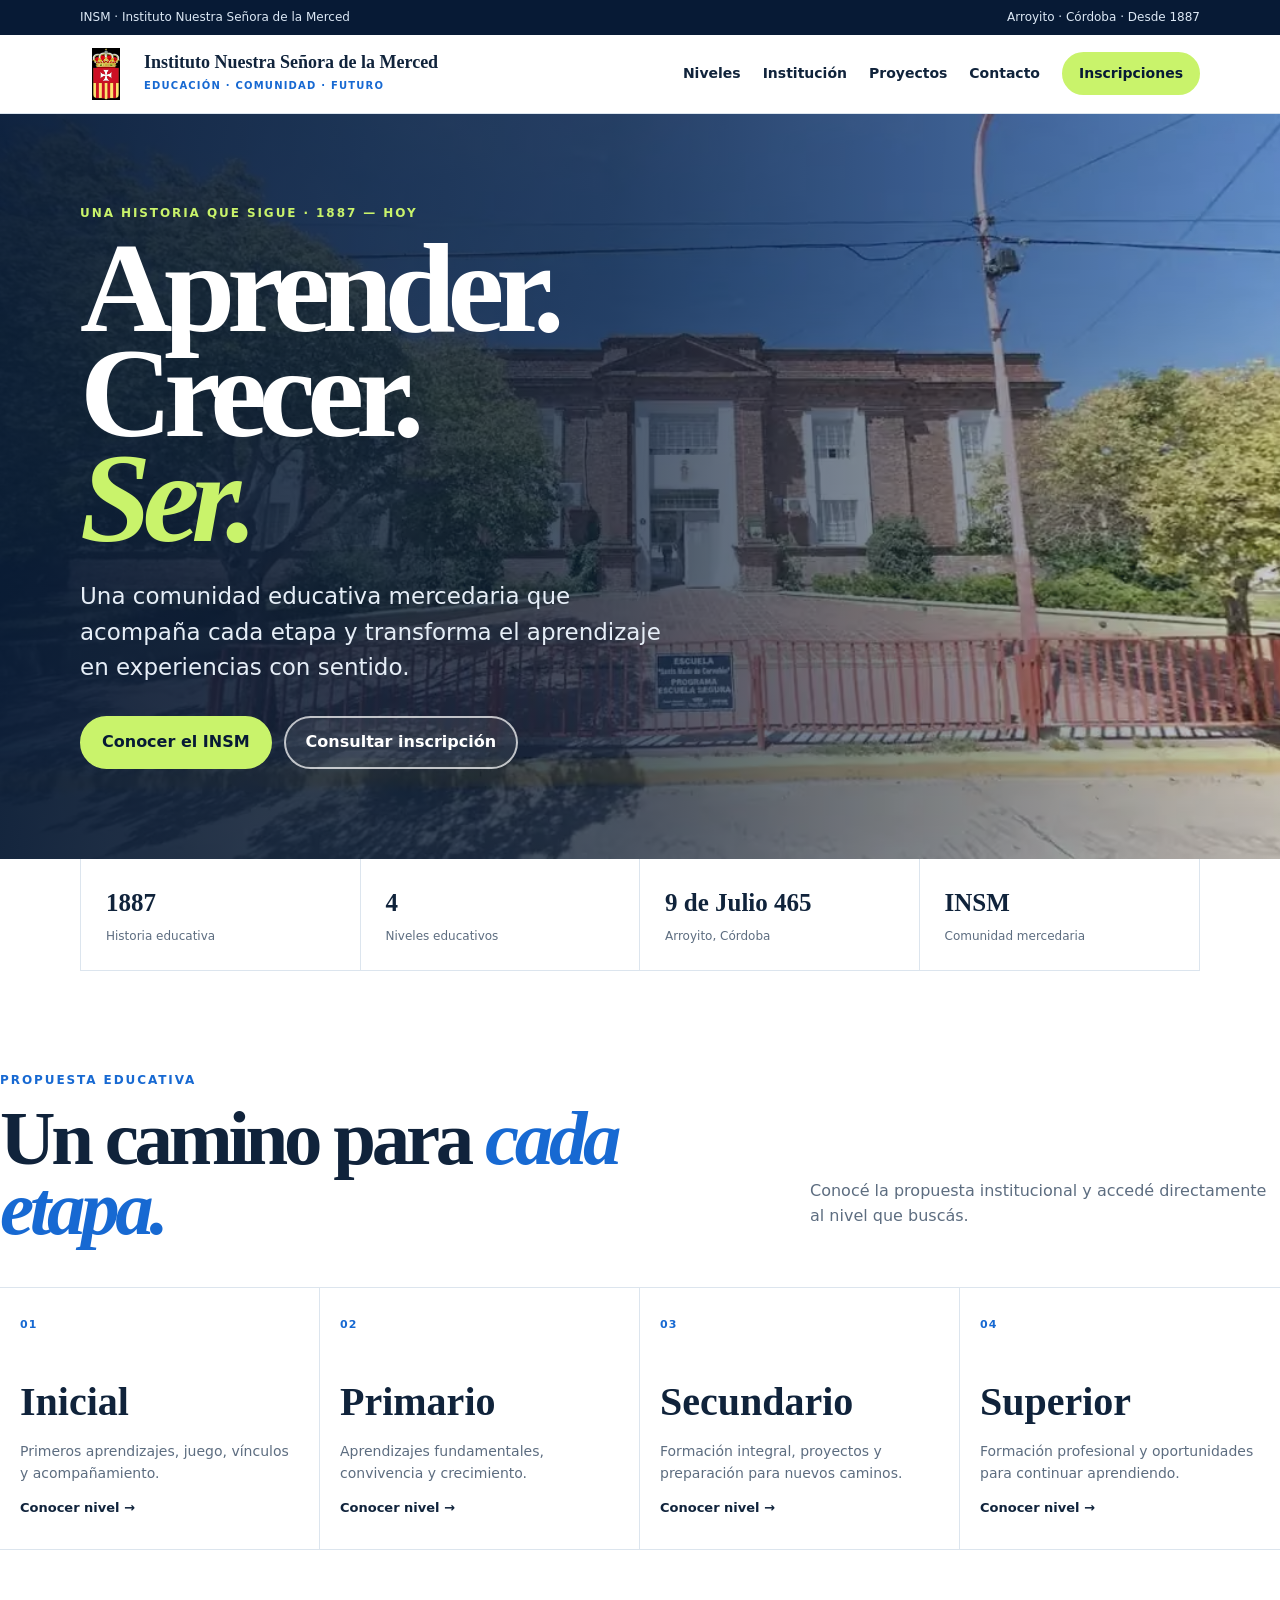
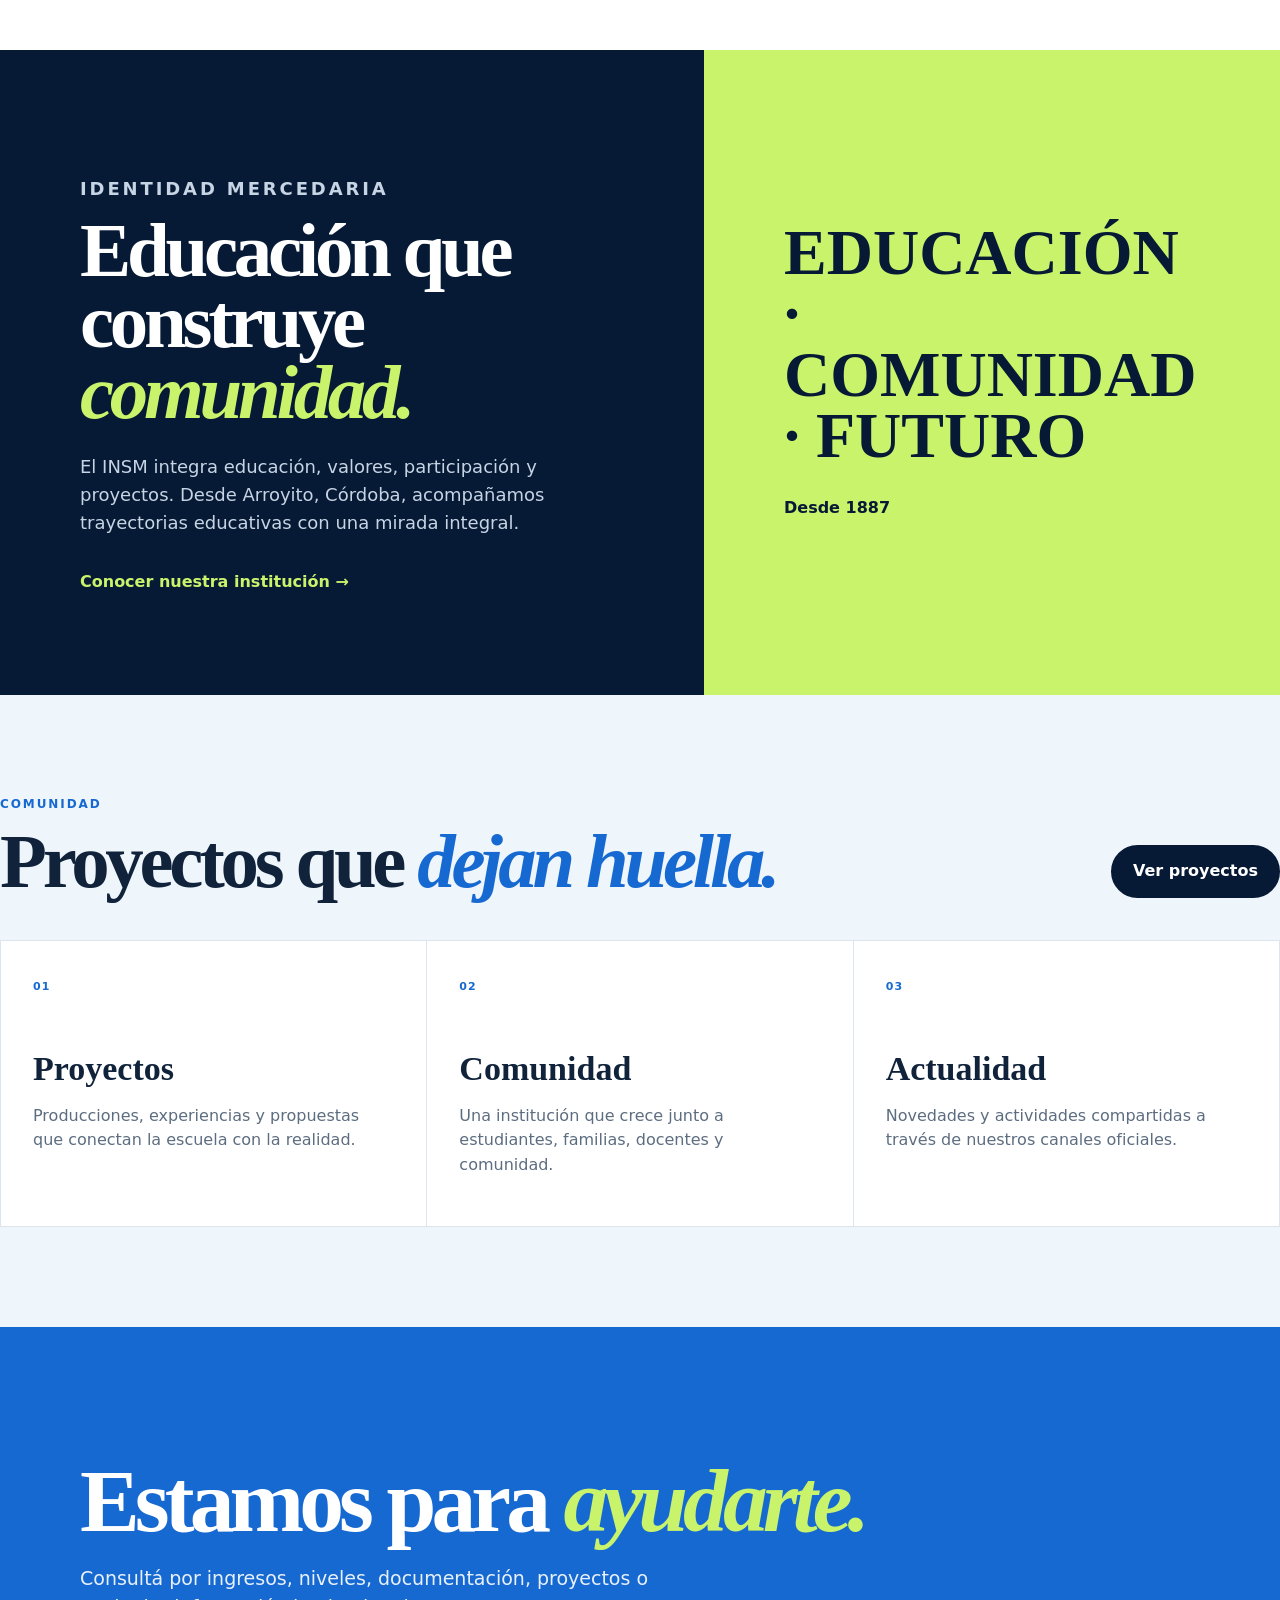
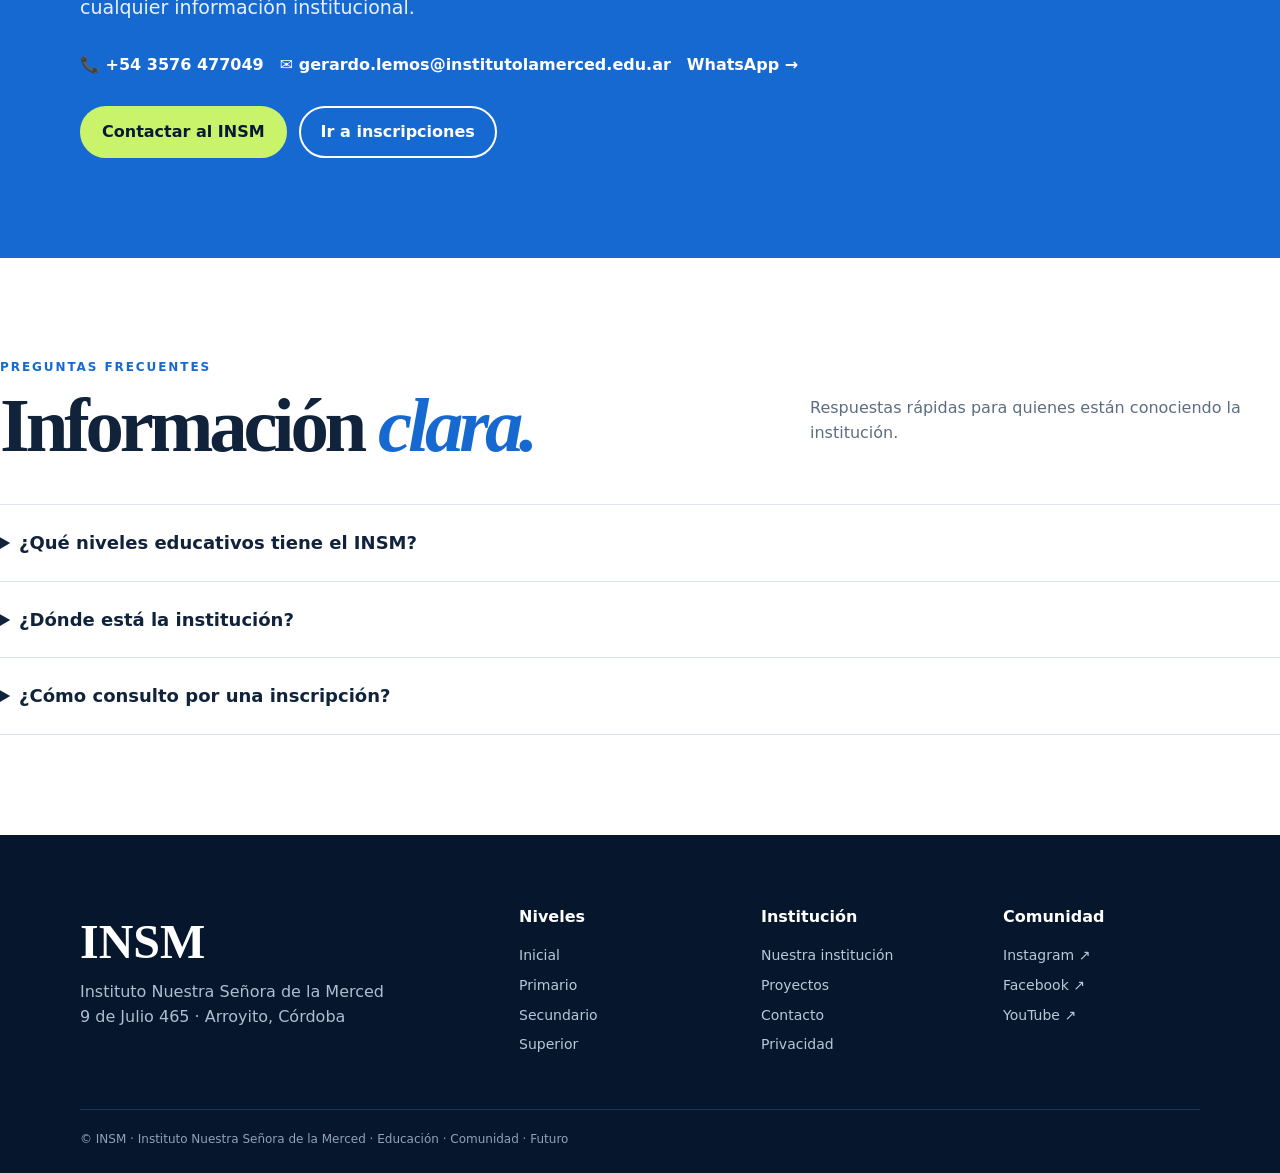
<file: index.html>
<!doctype html>
<html lang="es-AR">
<head>
<meta charset="utf-8">
<meta name="viewport" content="width=device-width, initial-scale=1">
<meta name="theme-color" content="#071a35">
<meta name="color-scheme" content="light">
<meta name="author" content="Instituto Nuestra Señora de la Merced">
<meta name="description" content="Instituto Nuestra Señora de la Merced de Arroyito, Córdoba. Educación mercedaria desde 1887: Inicial, Primario, Secundario y Superior, proyectos e inscripciones.">
<meta name="robots" content="index,follow,max-image-preview:large,max-snippet:-1,max-video-preview:-1">
<meta name="referrer" content="strict-origin-when-cross-origin">
<link rel="canonical" href="https://web95.vercel.app/">
<link rel="icon" href="img/favicon.ico">
<link rel="manifest" href="site.webmanifest">
<link rel="preload" as="image" href="img/entrada-fast.avif" type="image/avif" fetchpriority="high">
<link rel="stylesheet" href="speed.css">
<title>Instituto Nuestra Señora de la Merced | Arroyito, Córdoba</title>
<meta property="og:type" content="website">
<meta property="og:site_name" content="INSM · Instituto Nuestra Señora de la Merced">
<meta property="og:title" content="Instituto Nuestra Señora de la Merced | Arroyito">
<meta property="og:description" content="Educación mercedaria desde 1887. Conocé nuestros niveles, proyectos, comunidad e inscripciones.">
<meta property="og:url" content="https://web95.vercel.app/">
<meta property="og:image" content="https://web95.vercel.app/img/entrada-fast.webp">
<meta name="twitter:card" content="summary_large_image">
<meta name="twitter:title" content="Instituto Nuestra Señora de la Merced | Arroyito">
<meta name="twitter:description" content="Educación mercedaria desde 1887. Niveles, proyectos, comunidad e inscripciones.">
<meta name="twitter:image" content="https://web95.vercel.app/img/entrada-fast.webp">
<script type="application/ld+json">{"@context":"https://schema.org","@graph":[{"@type":"EducationalOrganization","@id":"https://web95.vercel.app/#organization","name":"Instituto Nuestra Señora de la Merced","alternateName":"INSM","url":"https://web95.vercel.app/","logo":"https://web95.vercel.app/img/logo-fast.webp","description":"Instituto Nuestra Señora de la Merced de Arroyito, Córdoba. Educación mercedaria desde 1887.","foundingDate":"1887","address":{"@type":"PostalAddress","streetAddress":"9 de Julio 465","addressLocality":"Arroyito","addressRegion":"Córdoba","postalCode":"2434","addressCountry":"AR"},"telephone":"+54 3576 477049","email":"gerardo.lemos@institutolamerced.edu.ar","sameAs":["https://www.instagram.com/mercedariasarroyito/","https://www.facebook.com/estilomercedarioarroyito","https://www.youtube.com/@INSM.DIGITAL","https://www.tiktok.com/@insm.digital"],"contactPoint":{"@type":"ContactPoint","contactType":"school information","telephone":"+54 3576 477049","email":"gerardo.lemos@institutolamerced.edu.ar","availableLanguage":"es-AR"}},{"@type":"WebSite","@id":"https://web95.vercel.app/#website","url":"https://web95.vercel.app/","name":"INSM · Instituto Nuestra Señora de la Merced","publisher":{"@id":"https://web95.vercel.app/#organization"},"inLanguage":"es-AR"},{"@type":"FAQPage","mainEntity":[{"@type":"Question","name":"¿Qué niveles educativos tiene el INSM?","acceptedAnswer":{"@type":"Answer","text":"El Instituto Nuestra Señora de la Merced ofrece Nivel Inicial, Primario, Secundario y Superior."}},{"@type":"Question","name":"¿Dónde está la institución?","acceptedAnswer":{"@type":"Answer","text":"La institución está ubicada en 9 de Julio 465, Arroyito, Córdoba."}},{"@type":"Question","name":"¿Cómo consulto por una inscripción?","acceptedAnswer":{"@type":"Answer","text":"Podés ingresar a la página de Inscripciones o comunicarte con el colegio desde la página de Contacto."}}]}]}</script>

</head>
<body>
<a class="skip" href="#contenido">Saltar al contenido</a>
<header class="header">
  <div class="bar"><span>INSM · Instituto Nuestra Señora de la Merced</span><span>Arroyito · Córdoba · Desde 1887</span></div>
  <div class="nav wrap">
    <a class="brand" href="index.html" aria-label="Inicio INSM">
      <img src="img/logo-fast.webp" width="180" height="180" alt="Escudo del Instituto Nuestra Señora de la Merced" loading="eager" decoding="async">
      <span><strong>Instituto Nuestra Señora de la Merced</strong><small>EDUCACIÓN · COMUNIDAD · FUTURO</small></span>
    </a>
    <nav aria-label="Navegación principal">
      <a href="#niveles">Niveles</a><a href="NuestroColegio.html">Institución</a><a href="Proyectos.html">Proyectos</a><a href="Contacto.html">Contacto</a><a class="button small" href="Inscripciones.html">Inscripciones</a>
    </nav>
  </div>
</header>
<main id="contenido">
<section class="hero">
  <picture class="hero-picture"><source srcset="img/entrada-fast.avif" type="image/avif"><img class="hero-image" src="img/entrada-fast.webp" width="1200" height="612" alt="Entrada del Instituto Nuestra Señora de la Merced en Arroyito" fetchpriority="high" loading="eager" decoding="async"></picture>
  <div class="hero-overlay"></div>
  <div class="hero-content wrap">
    <p class="eyebrow">UNA HISTORIA QUE SIGUE · 1887 — HOY</p>
    <h1>Aprender.<br>Crecer.<br><em>Ser.</em></h1>
    <p class="lead">Una comunidad educativa mercedaria que acompaña cada etapa y transforma el aprendizaje en experiencias con sentido.</p>
    <div class="actions"><a class="button" href="#niveles">Conocer el INSM</a><a class="button ghost" href="Inscripciones.html">Consultar inscripción</a></div>
  </div>
</section>
<section class="trust wrap" aria-label="Datos institucionales">
  <div><b>1887</b><span>Historia educativa</span></div><div><b>4</b><span>Niveles educativos</span></div><div><b>9 de Julio 465</b><span>Arroyito, Córdoba</span></div><div><b>INSM</b><span>Comunidad mercedaria</span></div>
</section>
<section class="section" id="niveles">
  <div class="section-head"><div><p class="eyebrow">PROPUESTA EDUCATIVA</p><h2>Un camino para <em>cada etapa.</em></h2></div><p>Conocé la propuesta institucional y accedé directamente al nivel que buscás.</p></div>
  <div class="levels">
    <a href="NivelInicial.html"><span>01</span><h3>Inicial</h3><p>Primeros aprendizajes, juego, vínculos y acompañamiento.</p><b>Conocer nivel →</b></a>
    <a href="NivelPrimario.html"><span>02</span><h3>Primario</h3><p>Aprendizajes fundamentales, convivencia y crecimiento.</p><b>Conocer nivel →</b></a>
    <a href="NivelSecundario.html"><span>03</span><h3>Secundario</h3><p>Formación integral, proyectos y preparación para nuevos caminos.</p><b>Conocer nivel →</b></a>
    <a href="NivelTerciario.html"><span>04</span><h3>Superior</h3><p>Formación profesional y oportunidades para continuar aprendiendo.</p><b>Conocer nivel →</b></a>
  </div>
</section>
<section class="split">
  <div><p class="eyebrow">IDENTIDAD MERCEDARIA</p><h2>Educación que construye <em>comunidad.</em></h2><p>El INSM integra educación, valores, participación y proyectos. Desde Arroyito, Córdoba, acompañamos trayectorias educativas con una mirada integral.</p><a class="text-link" href="NuestroColegio.html">Conocer nuestra institución →</a></div>
  <aside><strong>EDUCACIÓN<br>· COMUNIDAD<br>· FUTURO</strong><span>Desde 1887</span></aside>
</section>
<section class="section light" id="propuesta">
  <div class="section-head"><div><p class="eyebrow">COMUNIDAD</p><h2>Proyectos que <em>dejan huella.</em></h2></div><a class="button dark" href="Proyectos.html">Ver proyectos</a></div>
  <div class="features"><article><span>01</span><h3>Proyectos</h3><p>Producciones, experiencias y propuestas que conectan la escuela con la realidad.</p></article><article><span>02</span><h3>Comunidad</h3><p>Una institución que crece junto a estudiantes, familias, docentes y comunidad.</p></article><article><span>03</span><h3>Actualidad</h3><p>Novedades y actividades compartidas a través de nuestros canales oficiales.</p></article></div>
</section>
<section class="contact-cta" id="recorrido">
  <div class="wrap"><p class="eyebrow">¿NECESITÁS INFORMACIÓN?</p><h2>Estamos para <em>ayudarte.</em></h2><p>Consultá por ingresos, niveles, documentación, proyectos o cualquier información institucional.</p><div class="direct"><a href="tel:+543576477049">📞 +54 3576 477049</a><a href="mailto:gerardo.lemos@institutolamerced.edu.ar">✉ gerardo.lemos@institutolamerced.edu.ar</a><a href="https://wa.me/5493576477049" rel="noopener" target="_blank">WhatsApp →</a></div><div class="actions"><a class="button" href="Contacto.html">Contactar al INSM</a><a class="button ghost-light" href="Inscripciones.html">Ir a inscripciones</a></div></div>
</section>
<section class="section faq" id="preguntas-frecuentes">
  <div class="section-head"><div><p class="eyebrow">PREGUNTAS FRECUENTES</p><h2>Información <em>clara.</em></h2></div><p>Respuestas rápidas para quienes están conociendo la institución.</p></div>
  <details><summary>¿Qué niveles educativos tiene el INSM?</summary><p>Nivel Inicial, Primario, Secundario y Superior.</p></details>
  <details><summary>¿Dónde está la institución?</summary><p>En 9 de Julio 465, Arroyito, Córdoba.</p></details>
  <details><summary>¿Cómo consulto por una inscripción?</summary><p>Podés ingresar a <a href="Inscripciones.html">Inscripciones</a> o comunicarte desde <a href="Contacto.html">Contacto</a>.</p></details>
</section>
</main>
<footer class="footer"><div class="wrap footer-grid"><div><strong>INSM</strong><p>Instituto Nuestra Señora de la Merced<br>9 de Julio 465 · Arroyito, Córdoba</p></div><div><b>Niveles</b><a href="NivelInicial.html">Inicial</a><a href="NivelPrimario.html">Primario</a><a href="NivelSecundario.html">Secundario</a><a href="NivelTerciario.html">Superior</a></div><div><b>Institución</b><a href="NuestroColegio.html">Nuestra institución</a><a href="Proyectos.html">Proyectos</a><a href="Contacto.html">Contacto</a><a href="privacidad.html">Privacidad</a></div><div><b>Comunidad</b><a href="https://www.instagram.com/mercedariasarroyito/" rel="noopener" target="_blank">Instagram ↗</a><a href="https://www.facebook.com/estilomercedarioarroyito" rel="noopener" target="_blank">Facebook ↗</a><a href="https://www.youtube.com/@INSM.DIGITAL" rel="noopener" target="_blank">YouTube ↗</a></div></div><div class="wrap footer-bottom">© INSM · Instituto Nuestra Señora de la Merced · Educación · Comunidad · Futuro</div></footer>

</body></html>
</file>
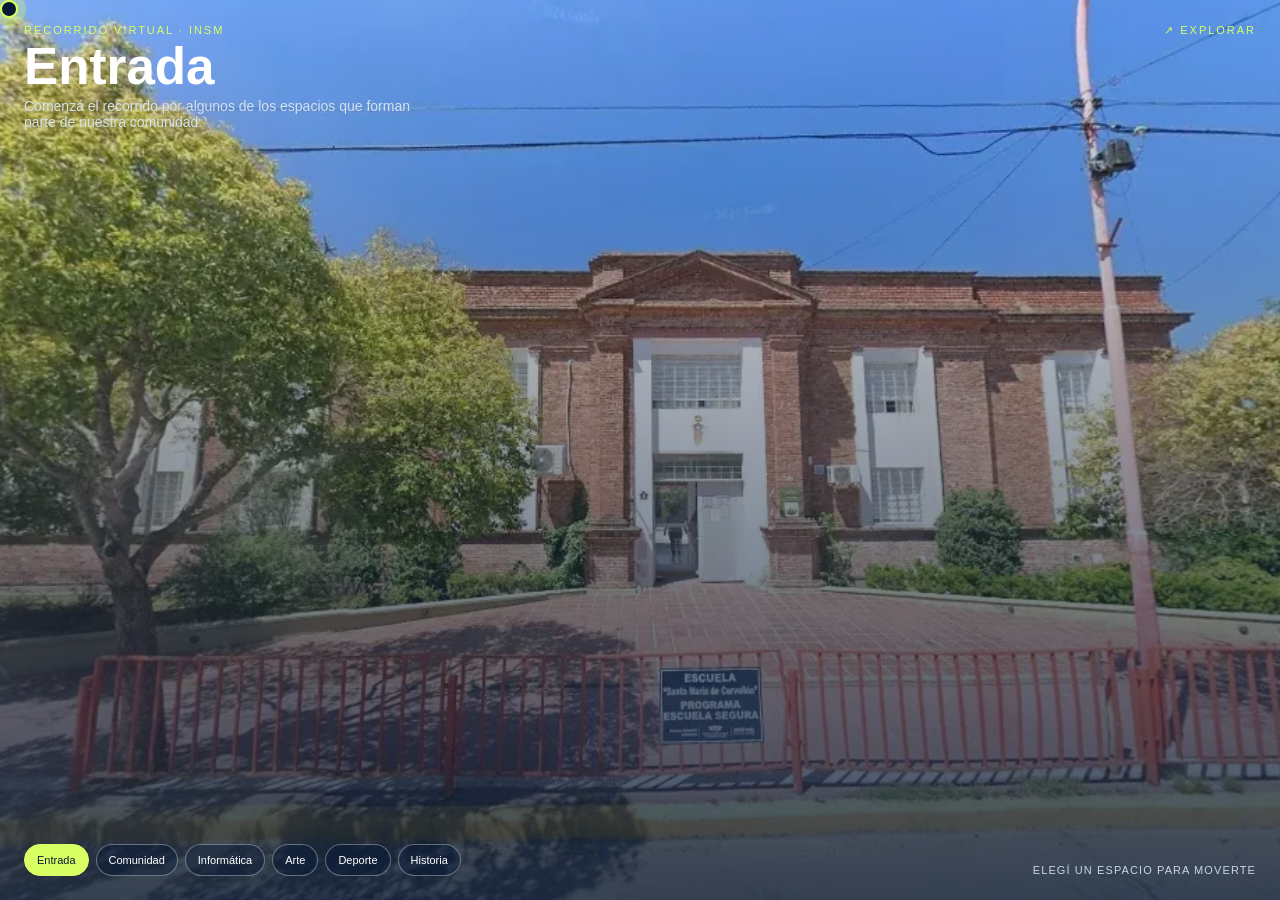
<file: PrismaWeb/index.html>
<!doctype html>
<!DOCTYPE html>
<html lang="es"><head><meta charset="utf-8"/><meta content="width=device-width,initial-scale=1" name="viewport"/><title>Recorrido virtual · INSM</title><link rel="stylesheet" href="prisma.css"><meta content="noindex,nofollow,noarchive" name="robots"/></head><body><div class="scene"><img alt="Espacio del INSM" id="photo" src="../img/entrada.webp" width="1366" height="697" fetchpriority="high" decoding="async"/><div class="hotspot" data-scene="Entrada" class="hotspot-entrada" title="Entrada"></div><div class="hotspot" data-scene="Convivencia" class="hotspot-comunidad" title="Comunidad"></div><div class="hotspot" data-scene="Informática" class="hotspot-informatica" title="Informática"></div><div class="ui"><div class="top"><div><div class="eyebrow">RECORRIDO VIRTUAL · INSM</div><div class="title" id="title">Entrada</div><div class="desc" id="desc">Comenzá el recorrido por algunos de los espacios que forman parte de nuestra comunidad.</div></div><div class="eyebrow">↗ EXPLORAR</div></div><div class="bottom"><div class="dots" id="dots"></div><div class="hint">Elegí un espacio para moverte</div></div></div></div><script src="prisma.js" defer></script></body></html>
</file>
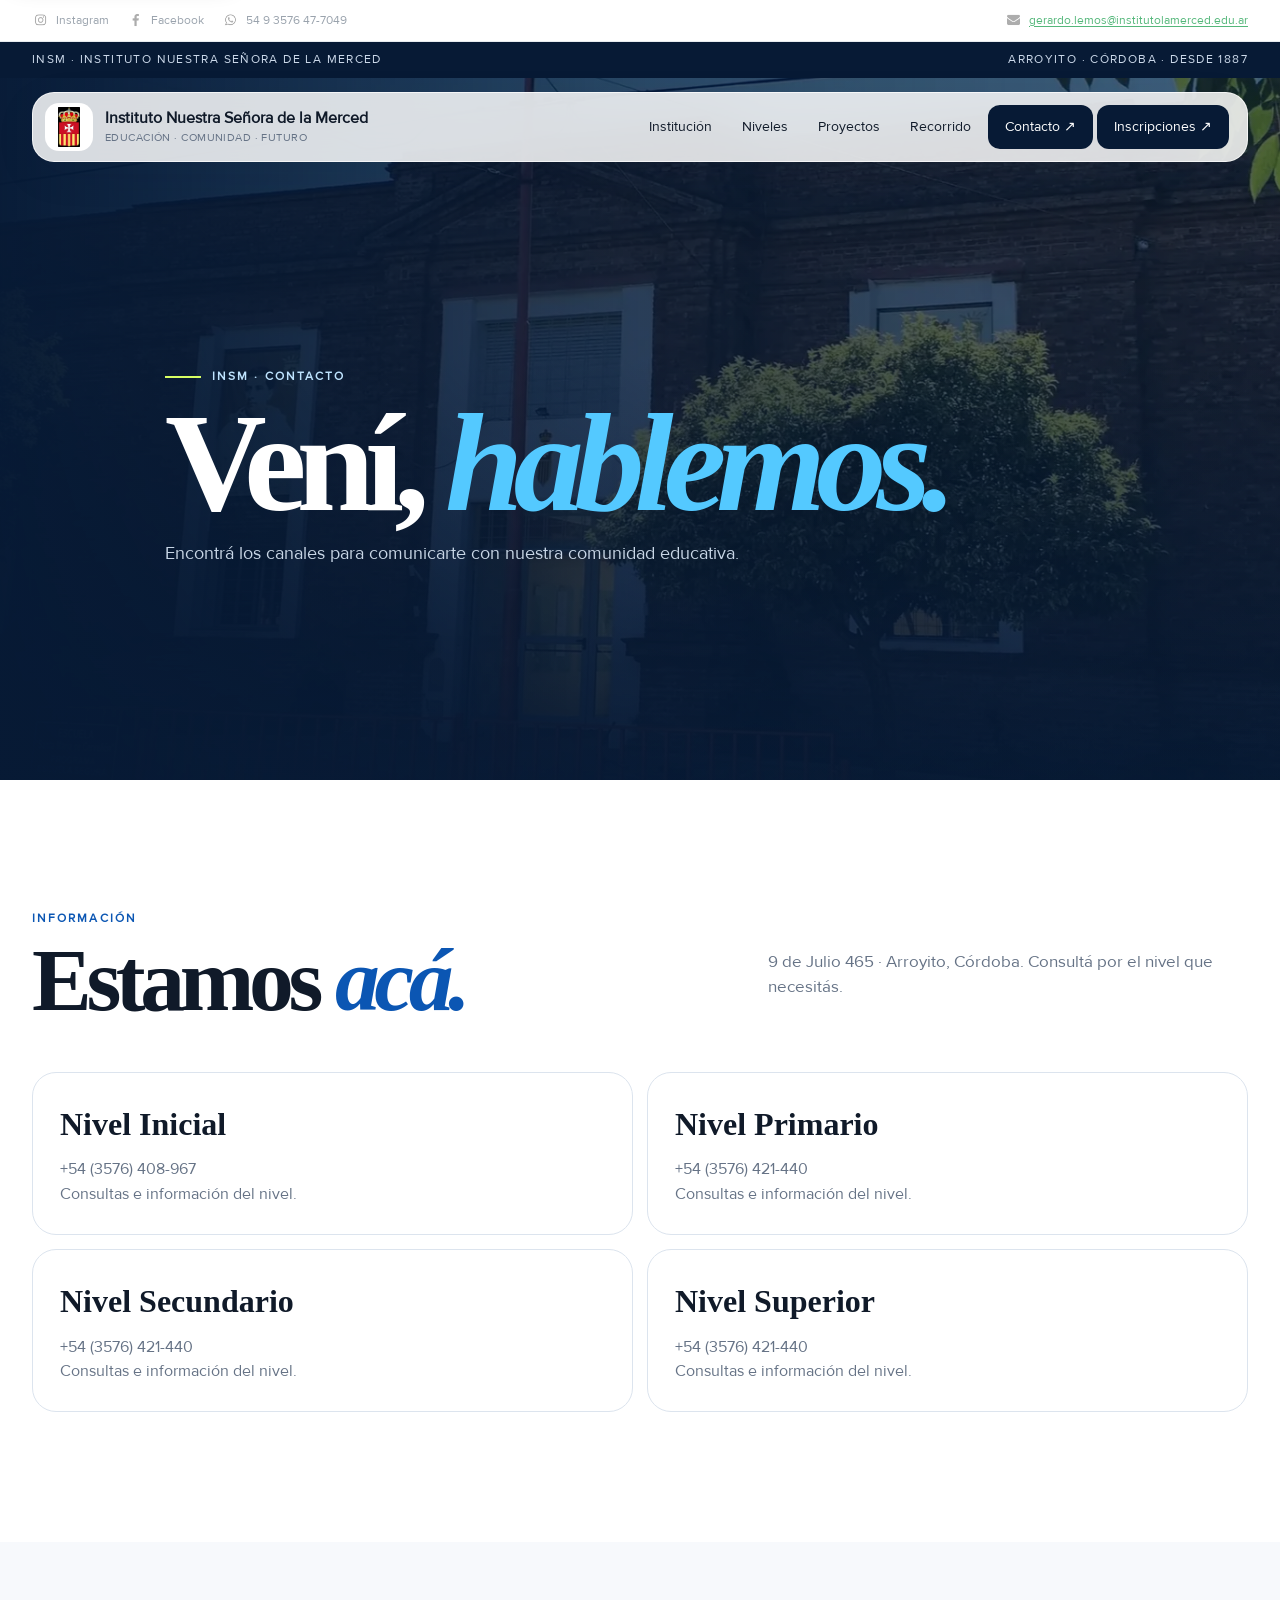
<file: Contacto.html>
<!doctype html>
<html lang="es-AR"><head><meta charset="utf-8"/><meta content="width=device-width,initial-scale=1" name="viewport"/><meta content="Instituto Nuestra Señora de la Merced" name="author"/><meta content="strict-origin-when-cross-origin" name="referrer"/><title>Contacto · INSM</title><meta content="Canales oficiales de contacto del Instituto Nuestra Señora de la Merced: niveles educativos, redes, correo y ubicación en Arroyito, Córdoba." name="description"/><link href="img/favicon.ico" rel="icon"/><link href="modern.css" rel="stylesheet"/><meta content="index,follow,max-image-preview:large,max-snippet:-1,max-video-preview:-1" name="robots"/><link href="https://web95.vercel.app/Contacto.html" rel="canonical"/><meta content="website" property="og:type"/><meta content="Contacto · INSM" property="og:title"/><meta content="Canales oficiales de contacto del Instituto Nuestra Señora de la Merced: niveles educativos, redes, correo y ubicación en Arroyito, Córdoba." property="og:description"><meta content="https://web95.vercel.app/Contacto.html" property="og:url"/><meta content="INSM · Instituto Nuestra Señora de la Merced" property="og:site_name"/><meta content="summary_large_image" name="twitter:card"/><meta content="Contacto · INSM" name="twitter:title"/><meta content="Canales oficiales de contacto del Instituto Nuestra Señora de la Merced: niveles educativos, redes, correo y ubicación en Arroyito, Córdoba." name="twitter:description"/><meta content="light" name="color-scheme"/><meta content="#071a35" name="theme-color"/>
<link href="site.webmanifest" rel="manifest"/>

<meta content="https://web95.vercel.app/img/entrada%20copy.webp" property="og:image"/><meta content="https://web95.vercel.app/img/entrada%20copy.webp" name="twitter:image"/><script type="application/ld+json">{"@context":"https://schema.org","@graph":[{"@type":"EducationalOrganization","@id":"https://web95.vercel.app/#organization","name":"Instituto Nuestra Señora de la Merced","alternateName":"INSM","url":"https://web95.vercel.app/","logo":"https://web95.vercel.app/img/logo-fast.webp","description":"Instituto Nuestra Señora de la Merced de Arroyito, Córdoba: educación mercedaria, niveles educativos, proyectos, comunidad e inscripciones.","address":{"@type":"PostalAddress","streetAddress":"9 de Julio 465","addressLocality":"Arroyito","addressRegion":"Córdoba","postalCode":"2434","addressCountry":"AR"},"sameAs":["https://www.instagram.com/mercedariasarroyito/","https://www.facebook.com/estilomercedarioarroyito","https://www.youtube.com/@INSM.DIGITAL","https://www.tiktok.com/@insm.digital"],"email":"gerardo.lemos@institutolamerced.edu.ar","telephone":"+54 3576 477049","contactPoint":{"@type":"ContactPoint","contactType":"school information","email":"gerardo.lemos@institutolamerced.edu.ar","telephone":"+54 3576 477049","areaServed":"AR","availableLanguage":"es"}},{"@type":"WebSite","@id":"https://web95.vercel.app/#website","url":"https://web95.vercel.app/","name":"INSM · Instituto Nuestra Señora de la Merced","publisher":{"@id":"https://web95.vercel.app/#organization"},"inLanguage":"es-AR"},{"@type":"BreadcrumbList","itemListElement":[{"@type":"ListItem","position":1,"name":"Inicio","item":"https://web95.vercel.app/"},{"@type":"ListItem","position":2,"name":"Contacto","item":"https://web95.vercel.app/Contacto.html"}]}]}</script><link rel="stylesheet" href="inline-overrides.css"></head><body><a class="skip-link" href="#contenido">Saltar al contenido principal</a><div class="social-contact-bar"><div class="container social-contact-shell"><div class="social-group"><a aria-label="Instagram" href="https://www.instagram.com/mercedariasarroyito/" rel="noopener" target="_blank"><img alt="Instagram" decoding="async" height="64" loading="lazy" src="img/social/instagram.webp" width="64"/> <span>Instagram</span></a><a aria-label="Facebook" href="https://www.facebook.com/estilomercedarioarroyito" rel="noopener" target="_blank"><img alt="Facebook" decoding="async" height="64" loading="lazy" src="img/social/facebook.webp" width="64"/> <span>Facebook</span></a><a aria-label="WhatsApp" href="https://wa.me/5493576477049" rel="noopener" target="_blank"><img alt="WhatsApp" decoding="async" height="64" loading="lazy" src="img/social/whatsapp.webp" width="64"/> <span>54 9 3576 47-7049</span></a></div><div class="contact-group"><a aria-label="Correo electrónico" href="mailto:gerardo.lemos@institutolamerced.edu.ar"><img alt="Gmail" decoding="async" height="64" loading="lazy" src="img/social/gmail.webp" width="64"/> <span>gerardo.lemos@institutolamerced.edu.ar</span></a></div></div></div><div class="progress"></div><div class="topline"><div class="container"><span>INSM · Instituto Nuestra Señora de la Merced</span><span>Arroyito · Córdoba · Desde 1887</span></div></div><header class="site-nav"><div class="container nav-shell"><a class="brand" href="index.html"><img alt="INSM" class="brand-mark" decoding="async" fetchpriority="high" height="180" loading="eager" src="img/logo-fast.webp" width="180"/><span class="brand-text">Instituto Nuestra Señora de la Merced<small>EDUCACIÓN · COMUNIDAD · FUTURO</small></span></a><nav aria-label="Navegación principal" class="nav-links"><a href="NuestroColegio.html">Institución</a><a href="index.html#niveles">Niveles</a><a href="Proyectos.html">Proyectos</a><a href="index.html#recorrido">Recorrido</a><a class="nav-cta" href="Contacto.html">Contacto ↗</a><a class="nav-cta" href="Inscripciones.html">Inscripciones ↗</a></nav><button aria-controls="mobileMenu" aria-expanded="false" aria-label="Abrir menú" class="menu-toggle" type="button">☰</button></div></header><div class="mobile-menu" id="mobileMenu"><a href="NuestroColegio.html">Institución</a><a href="index.html#niveles">Niveles</a><a href="Proyectos.html">Proyectos</a><a href="index.html#recorrido">Recorrido</a><a href="Contacto.html">Contacto</a></div><main id="contenido"><section class="page-hero"><div class="page-hero-bg"><img alt="INSM" decoding="async" fetchpriority="high" height="843" loading="eager" src="img/entrada copy.webp" width="1500"/></div><div class="container page-hero-content"><div class="eyebrow reveal">INSM · Contacto</div><h1 class="reveal delay-1">Vení, <em>hablemos.</em></h1><p class="reveal delay-2">Encontrá los canales para comunicarte con nuestra comunidad educativa.</p></div></section><section class="section white"><div class="container"><div class="section-head"><div><div class="section-label">Información</div><h2 class="display">Estamos <em>acá.</em></h2></div><p class="section-intro">9 de Julio 465 · Arroyito, Córdoba. Consultá por el nivel que necesitás.</p></div><div class="contact-cards"><article class="contact-card"><h3>Nivel Inicial</h3><p>+54 (3576) 408-967</p><p>Consultas e información del nivel.</p></article><article class="contact-card"><h3>Nivel Primario</h3><p>+54 (3576) 421-440</p><p>Consultas e información del nivel.</p></article><article class="contact-card"><h3>Nivel Secundario</h3><p>+54 (3576) 421-440</p><p>Consultas e información del nivel.</p></article><article class="contact-card"><h3>Nivel Superior</h3><p>+54 (3576) 421-440</p><p>Consultas e información del nivel.</p></article></div></div></section><section class="split-image"><div class="photo inline-bg-entrada"></div><div class="content"><div class="section-label">Dónde encontrarnos</div><h3>9 de Julio <em>465.</em></h3><p>Arroyito, Córdoba.</p><div class="pill-row"><span class="pill">Instagram ↗</span><span class="pill">YouTube ↗</span><span class="pill">TikTok ↗</span></div></div></section><section class="cta"><div class="container cta-grid"><div><div class="section-label">Redes</div><h2>Seguinos.</h2></div><div><p>También podés encontrarnos en nuestras redes sociales y conocer las novedades de la comunidad.</p><a class="btn" href="https://www.instagram.com/mercedariasarroyito/" rel="noopener" target="_blank">Instagram ↗</a></div></div></section></main><footer class="footer"><div class="container footer-grid"><div><div class="footer-brand">INSM</div><p>Instituto Nuestra Señora de la Merced.<br/>9 de Julio 465 · Arroyito, Córdoba.</p></div><div><h3>Niveles</h3><a href="NivelInicial.html">Inicial</a><a href="NivelPrimario.html">Primario</a><a href="NivelSecundario.html">Secundario</a><a href="NivelTerciario.html">Superior</a></div><div><h3>Explorar</h3><a href="NuestroColegio.html">Nuestra institución</a><a href="Proyectos.html">Proyectos</a><a href="Contacto.html">Contacto</a></div><div><h3>Comunidad</h3><a href="https://www.instagram.com/mercedariasarroyito/" rel="noopener" target="_blank">Instagram ↗</a><a href="https://www.youtube.com/@INSM.DIGITAL" rel="noopener" target="_blank">YouTube ↗</a><a href="https://www.tiktok.com/@insm.digital" rel="noopener" target="_blank">TikTok ↗</a></div></div><div class="container footer-bottom"><span>© INSM · Instituto Nuestra Señora de la Merced</span><span><a href="privacidad.html">Privacidad</a> · Educación · Comunidad · Futuro</span></div></footer><script src="site.js" defer></script></body></html>
</file>
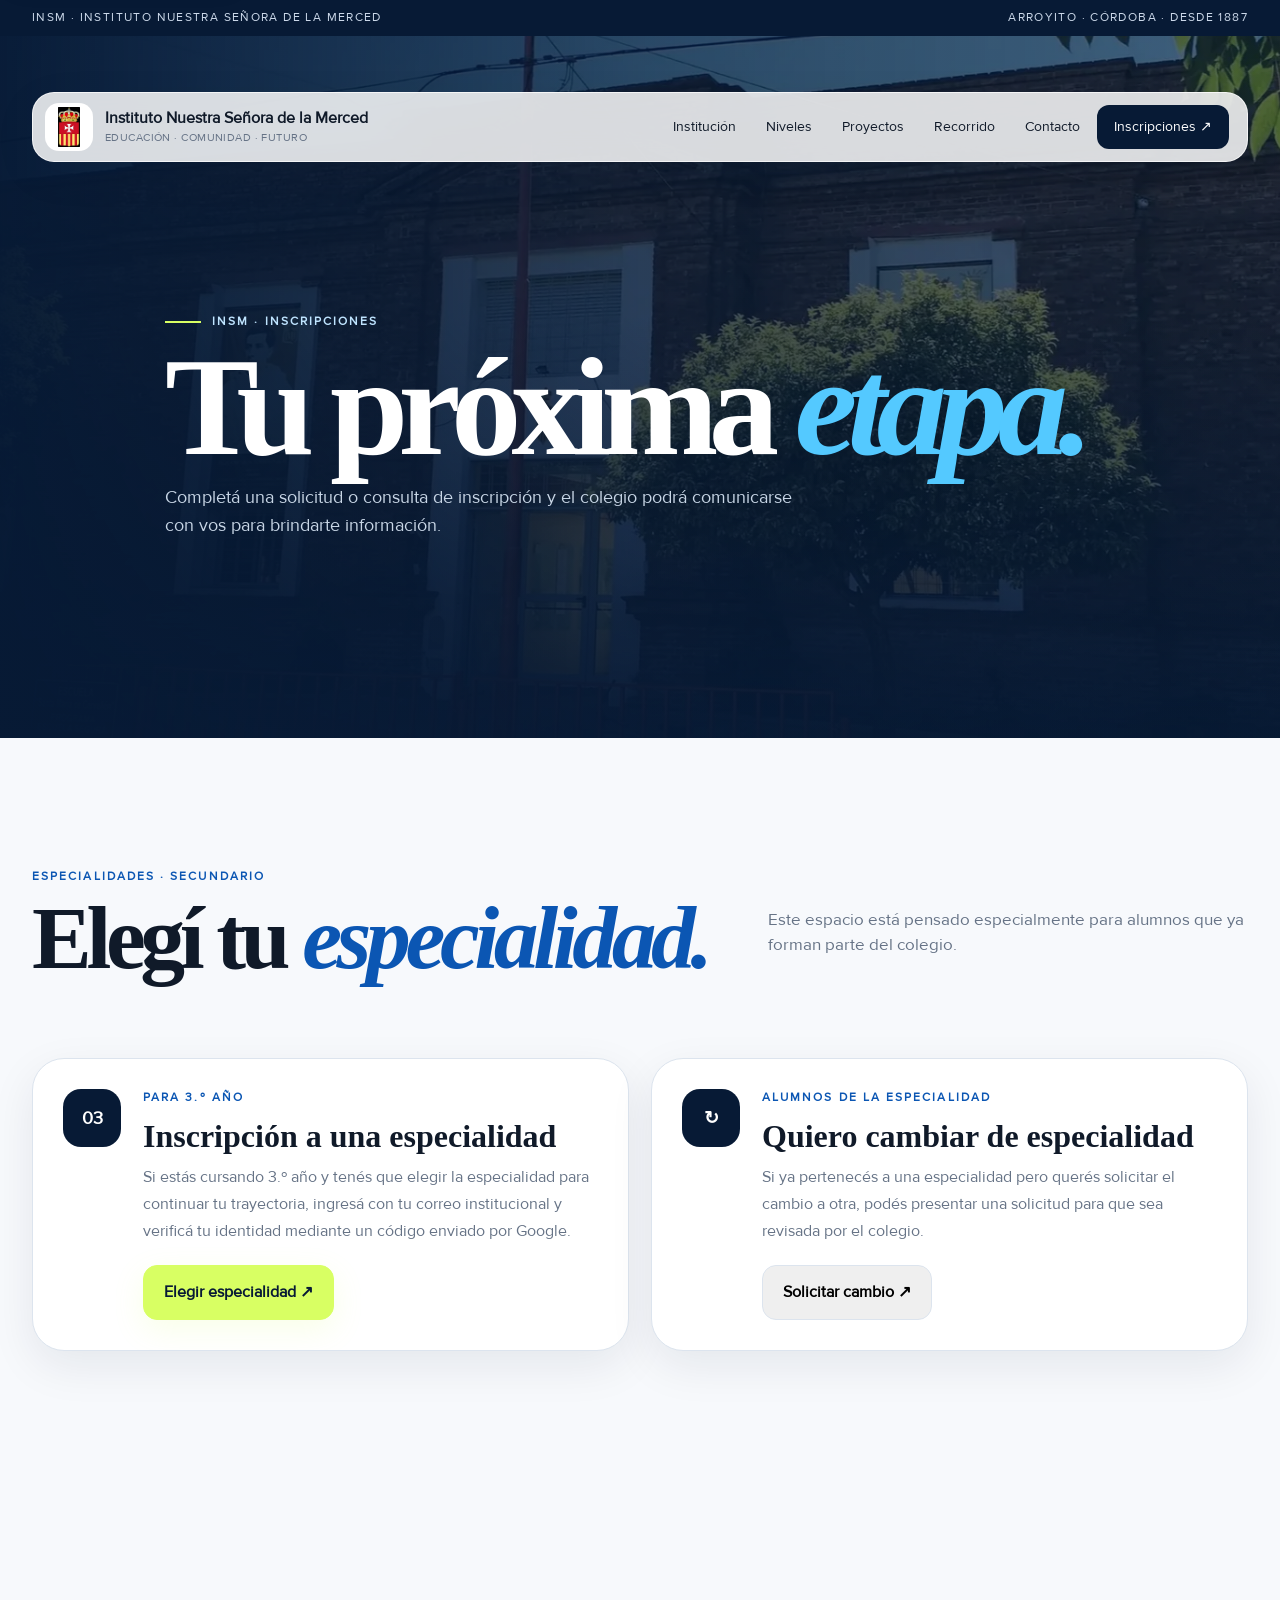
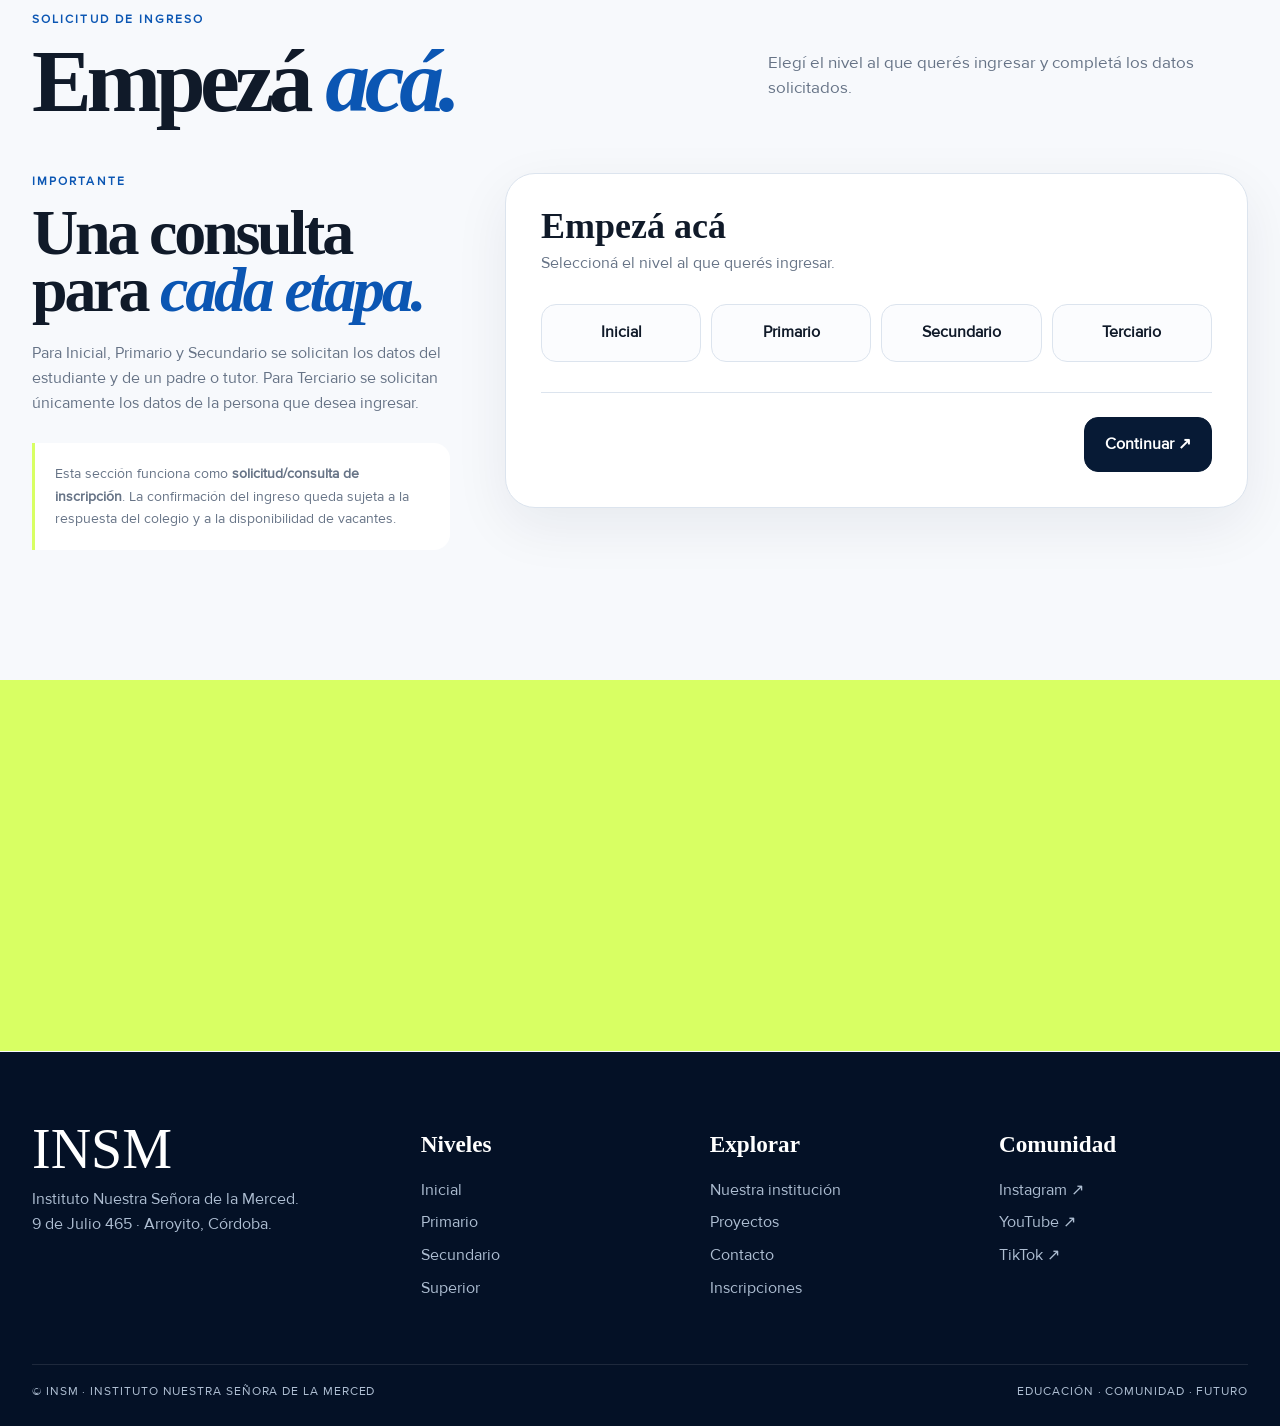
<file: Inscripciones.html>
<!doctype html>
<html lang="es-AR">
<head>
<meta charset="utf-8"/>
<meta content="width=device-width,initial-scale=1" name="viewport"/><meta content="Instituto Nuestra Señora de la Merced" name="author"/><meta content="strict-origin-when-cross-origin" name="referrer"/>
<title>Inscripciones · INSM</title><meta content="Información e inscripción para los niveles Inicial, Primario, Secundario y Superior del Instituto Nuestra Señora de la Merced." name="description"/>
<link href="modern.css" rel="stylesheet"/>
<meta content="index,follow,max-image-preview:large,max-snippet:-1,max-video-preview:-1" name="robots"/><link href="https://web95.vercel.app/Inscripciones.html" rel="canonical"/><meta content="website" property="og:type"/><meta content="Inscripciones · INSM" property="og:title"/><meta content="Información e inscripción para los niveles Inicial, Primario, Secundario y Superior del Instituto Nuestra Señora de la Merced." property="og:description"><meta content="https://web95.vercel.app/Inscripciones.html" property="og:url"/><meta content="INSM · Instituto Nuestra Señora de la Merced" property="og:site_name"/><meta content="summary_large_image" name="twitter:card"/><meta content="Inscripciones · INSM" name="twitter:title"/><meta content="Información e inscripción para los niveles Inicial, Primario, Secundario y Superior del Instituto Nuestra Señora de la Merced." name="twitter:description"/><meta content="light" name="color-scheme"/><meta content="#071a35" name="theme-color"/>
<link href="site.webmanifest" rel="manifest"/>

<meta content="https://web95.vercel.app/img/entrada.webp" property="og:image"/><meta content="https://web95.vercel.app/img/entrada.webp" name="twitter:image"/><script type="application/ld+json">{"@context":"https://schema.org","@graph":[{"@type":"EducationalOrganization","@id":"https://web95.vercel.app/#organization","name":"Instituto Nuestra Señora de la Merced","alternateName":"INSM","url":"https://web95.vercel.app/","logo":"https://web95.vercel.app/img/logo-fast.webp","description":"Instituto Nuestra Señora de la Merced de Arroyito, Córdoba: educación mercedaria, niveles educativos, proyectos, comunidad e inscripciones.","address":{"@type":"PostalAddress","streetAddress":"9 de Julio 465","addressLocality":"Arroyito","addressRegion":"Córdoba","postalCode":"2434","addressCountry":"AR"},"sameAs":["https://www.instagram.com/mercedariasarroyito/","https://www.facebook.com/estilomercedarioarroyito","https://www.youtube.com/@INSM.DIGITAL","https://www.tiktok.com/@insm.digital"],"email":"gerardo.lemos@institutolamerced.edu.ar","telephone":"+54 3576 477049","contactPoint":{"@type":"ContactPoint","contactType":"school information","email":"gerardo.lemos@institutolamerced.edu.ar","telephone":"+54 3576 477049","areaServed":"AR","availableLanguage":"es"}},{"@type":"WebSite","@id":"https://web95.vercel.app/#website","url":"https://web95.vercel.app/","name":"INSM · Instituto Nuestra Señora de la Merced","publisher":{"@id":"https://web95.vercel.app/#organization"},"inLanguage":"es-AR"},{"@type":"BreadcrumbList","itemListElement":[{"@type":"ListItem","position":1,"name":"Inicio","item":"https://web95.vercel.app/"},{"@type":"ListItem","position":2,"name":"Inscripciones","item":"https://web95.vercel.app/Inscripciones.html"}]}]}</script><link rel="stylesheet" href="inline-overrides.css"></head>
<body><a class="skip-link" href="#contenido">Saltar al contenido principal</a>
<div class="progress"></div>
<div class="topline">
<div class="container">
<span>INSM · Instituto Nuestra Señora de la Merced</span>
<span>Arroyito · Córdoba · Desde 1887</span>
</div>
</div>
<header class="site-nav">
<div class="container nav-shell">
<a class="brand" href="index.html">
<img alt="INSM" class="brand-mark" decoding="async" fetchpriority="high" height="180" loading="eager" src="img/logo-fast.webp" width="180"/>
<span class="brand-text">
        Instituto Nuestra Señora de la Merced
        <small>EDUCACIÓN · COMUNIDAD · FUTURO</small>
</span>
</a>
<nav aria-label="Navegación principal" class="nav-links">
<a href="NuestroColegio.html">Institución</a>
<a href="index.html#niveles">Niveles</a>
<a href="Proyectos.html">Proyectos</a>
<a href="index.html#recorrido">Recorrido</a>
<a href="Contacto.html">Contacto</a>
<a class="nav-cta" href="Inscripciones.html">
        Inscripciones ↗
      </a>
</nav>
<button aria-controls="mobileMenu" aria-expanded="false" aria-label="Abrir menú" class="menu-toggle" type="button">
      ☰
    </button>
</div>
</header>
<div class="mobile-menu" id="mobileMenu">
<a href="NuestroColegio.html">Institución</a>
<a href="index.html#niveles">Niveles</a>
<a href="Proyectos.html">Proyectos</a>
<a href="index.html#recorrido">Recorrido</a>
<a href="Contacto.html">Contacto</a>
<a href="Inscripciones.html">Inscripciones</a>
</div>
<main id="contenido">
<section class="page-hero">
<div class="page-hero-bg">
<img alt="INSM" decoding="async" fetchpriority="high" height="843" loading="eager" src="img/entrada copy.webp" width="1500"/>
</div>
<div class="container page-hero-content">
<div class="eyebrow reveal">
      INSM · Inscripciones
    </div>
<h1 class="reveal delay-1">
      Tu próxima <em>etapa.</em>
</h1>
<p class="reveal delay-2">
      Completá una solicitud o consulta de inscripción y el colegio podrá comunicarse con vos para brindarte información.
    </p>
</div>
</section>
<!-- =========================================================
     ESPECIALIDADES
     
     ESTA PARTE SE MANTIENE FUNCIONANDO COMO ESTABA.
     UTILIZA SU PROPIA APLICACIÓN DE GOOGLE APPS SCRIPT.
========================================================= -->
<section class="section specialty-section" id="especialidades">
<div class="container">
<div class="section-head reveal">
<div>
<div class="section-label">
          Especialidades · Secundario
        </div>
<h2 class="display">
          Elegí tu <em>especialidad.</em>
</h2>
</div>
<p class="section-intro">
        Este espacio está pensado especialmente para alumnos que ya forman parte del colegio.
      </p>
</div>
<div class="specialty-cards">
<article class="specialty-card reveal">
<div class="specialty-icon">
          03
        </div>
<div>
<div class="section-label">
            Para 3.º año
          </div>
<h3>
            Inscripción a una especialidad
          </h3>
<p>
            Si estás cursando 3.º año y tenés que elegir la especialidad para continuar tu trayectoria, ingresá con tu correo institucional y verificá tu identidad mediante un código enviado por Google.
          </p>
<button id="openSpecialtyNew" class="btn btn-primary" type="button">

            Elegir especialidad ↗

          </button>
</div>
</article>
<article class="specialty-card reveal delay-1">
<div class="specialty-icon">
          ↻
        </div>
<div>
<div class="section-label">
            Alumnos de la especialidad
          </div>
<h3>
            Quiero cambiar de especialidad
          </h3>
<p>
            Si ya pertenecés a una especialidad pero querés solicitar el cambio a otra, podés presentar una solicitud para que sea revisada por el colegio.
          </p>
<button id="openSpecialtyChange" class="btn" type="button">

            Solicitar cambio ↗

          </button>
</div>
</article>
</div>
<div aria-hidden="true" class="specialty-panel" id="specialtyPanel">
<div class="specialty-panel-head">
<div>
<div class="section-label" id="specialtyLabel">

            Verificación

          </div>
<h3 id="specialtyTitle">
            Verificá tu correo institucional
          </h3>
</div>
<button id="closeSpecialty" aria-label="Cerrar" class="panel-close" type="button">

          ×

        </button>
</div>
<div class="verify-box" id="verifyBox">
<p>
          Para continuar, ingresá tu
          <strong>correo institucional de Google</strong>.
          Te enviaremos un código de 6 dígitos.
        </p>
<div class="form-grid">
<div class="form-field full">
<label for="specialtyEmail">
              Correo institucional *
            </label>
<input autocomplete="email" id="specialtyEmail" placeholder="nombre@institutolamerced.edu.ar" type="email"/>
</div>
</div>
<div class="form-actions">
<span></span>
<button id="sendSpecialtyCodePrimary" class="btn btn-primary" type="button">

            Enviar código ↗

          </button>
</div>
<div class="form-message" id="verifyMessage">
</div>
</div>
<div class="verify-box" id="codeBox" class="inline-hidden">
<p>
          Revisá tu correo e ingresá el código recibido.
        </p>
<div class="form-grid">
<div class="form-field full">
<label for="specialtyCode">
              Código de verificación *
            </label>
<input id="specialtyCode" inputmode="numeric" maxlength="6" placeholder="000000" type="text"/>
</div>
</div>
<div class="form-actions">
<button id="sendSpecialtyCodeSecondary" class="btn" type="button">

            Reenviar código

          </button>
<button id="verifySpecialtyCode" class="btn btn-primary" type="button">

            Verificar ↗

          </button>
</div>
<div class="form-message" id="codeMessage">
</div>
</div>
<form class="specialty-inner-form" id="specialtyNewForm" class="inline-hidden">
<div class="section-label">
          Inscripción · 3.º año
        </div>
<h4>
          Elegí cómo querés continuar
        </h4>
<div class="form-grid">
<div class="form-field">
<label for="newName">
              Nombre y apellido *
            </label>
<input id="newName" required=""/>
</div>
<div class="form-field">
<label for="newCourse">
              Curso *
            </label>
<input id="newCourse" readonly="" value="3.º año"/>
</div>
<div class="form-field full">
<label for="newSpecialty">
              Especialidad elegida *
            </label>
<select id="newSpecialty" required="">
<option value="">
                Seleccionar especialidad
              </option>
<option value="Informática">
                Informática
              </option>
<option value="Ciencias Sociales y Humanidades">
                Ciencias Sociales y Humanidades
              </option>
</select>
</div>
<div class="form-field full">
<label for="newObs">
              Observaciones (opcional)
            </label>
<textarea id="newObs" rows="4"></textarea>
</div>
</div>
<div class="form-actions">
<span></span>
<button class="btn btn-primary" type="submit">

            Confirmar elección ↗

          </button>
</div>
<div class="form-message" id="newMessage">
</div>
</form>
<form class="specialty-inner-form" id="specialtyChangeForm" class="inline-hidden">
<div class="section-label">
          Solicitud de cambio
        </div>
<h4>
          Pedí el cambio de especialidad
        </h4>
<div class="form-grid">
<div class="form-field">
<label for="changeName">
              Nombre y apellido *
            </label>
<input id="changeName" required=""/>
</div>
<div class="form-field">
<label for="changeCourse">
              Curso *
            </label>
<select id="changeCourse" required="">
<option value="">
                Seleccionar
              </option>
<option>
                4.º año
              </option>
<option>
                5.º año
              </option>
<option>
                6.º año
              </option>
</select>
</div>
<div class="form-field">
<label for="currentSpecialty">
              Especialidad actual *
            </label>
<select id="currentSpecialty" required="">
<option value="">
                Seleccionar
              </option>
<option>
                Informática
              </option>
<option>
                Ciencias Sociales y Humanidades
              </option>
</select>
</div>
<div class="form-field">
<label for="newChangeSpecialty">
              Especialidad a la que querés cambiarte *
            </label>
<select id="newChangeSpecialty" required="">
<option value="">
                Seleccionar
              </option>
<option>
                Informática
              </option>
<option>
                Ciencias Sociales y Humanidades
              </option>
</select>
</div>
<div class="form-field full">
<label for="changeReason">
              Motivo de la solicitud *
            </label>
<textarea id="changeReason" required="" rows="5"></textarea>
</div>
</div>
<div class="form-actions">
<span></span>
<button class="btn btn-primary" type="submit">

            Enviar solicitud ↗

          </button>
</div>
<div class="form-message" id="changeMessage">
</div>
</form>
</div>
</div>
</section>
<!-- =========================================================
     INSCRIPCIONES GENERALES
========================================================= -->
<section class="section enrollment-section">
<div class="container">
<div class="section-head reveal">
<div>
<div class="section-label">
          Solicitud de ingreso
        </div>
<h2 class="display">
          Empezá <em>acá.</em>
</h2>
</div>
<p class="section-intro">
        Elegí el nivel al que querés ingresar y completá los datos solicitados.
      </p>
</div>
<div class="enrollment-layout">
<div class="enrollment-intro reveal">
<div class="section-label">
          Importante
        </div>
<h3>
          Una consulta para <em>cada etapa.</em>
</h3>
<p>
          Para Inicial, Primario y Secundario se solicitan los datos del estudiante y de un padre o tutor. Para Terciario se solicitan únicamente los datos de la persona que desea ingresar.
        </p>
<div class="enrollment-note">

          Esta sección funciona como
          <strong>solicitud/consulta de inscripción</strong>.
          La confirmación del ingreso queda sujeta a la respuesta del colegio y a la disponibilidad de vacantes.

        </div>
</div>
<form action="#" class="enrollment-form reveal" id="enrollmentForm" method="POST" novalidate="">
<div class="form-step active" id="step1">
<h3 class="form-section-title">
            Empezá acá
          </h3>
<p class="form-section-subtitle">
            Seleccioná el nivel al que querés ingresar.
          </p>
<div class="level-selector">
<label>
<input name="nivel" required="" type="radio" value="Inicial"/>
<span>
                Inicial
              </span>
</label>
<label>
<input name="nivel" type="radio" value="Primario"/>
<span>
                Primario
              </span>
</label>
<label>
<input name="nivel" type="radio" value="Secundario"/>
<span>
                Secundario
              </span>
</label>
<label>
<input name="nivel" type="radio" value="Terciario"/>
<span>
                Terciario
              </span>
</label>
</div>
<div class="form-actions">
<span></span>
<button class="btn btn-dark" id="nextStep" type="button">

              Continuar ↗

            </button>
</div>
</div>
<div class="form-step" id="step2">
<h3 class="form-section-title" id="personTitle">

            Datos del estudiante

          </h3>
<p class="form-section-subtitle">
            Completá los datos solicitados.
          </p>
<div class="form-grid">
<div class="form-field">
<label for="nombre">
                Nombre y apellido *
              </label>
<input autocomplete="name" id="nombre" name="nombre" required="" type="text"/>
</div>
<div class="form-field">
<label for="dni">
                DNI *
              </label>
<input id="dni" inputmode="numeric" maxlength="8" minlength="8" name="dni" pattern="[0-9]{8}" required="" type="text"/>
</div>
<div class="form-field">
<label for="nacimiento">
                Fecha de nacimiento *
              </label>
<input id="nacimiento" name="nacimiento" required="" type="date"/>
</div>
<div class="form-field">
<label for="domicilio">
                Domicilio *
              </label>
<input autocomplete="street-address" id="domicilio" name="domicilio" required="" type="text"/>
</div>
<div class="form-field">
<label for="ciudad">
                Ciudad *
              </label>
<input id="ciudad" name="ciudad" required="" type="text"/>
</div>
<div class="form-field">
<label for="telefono">
                Número de teléfono *
              </label>
<input id="telefono" inputmode="numeric" name="telefono" pattern="[0-9]+" required="" type="tel"/>
</div>
<div class="form-field">
<label for="email">
                Gmail *
              </label>
<input autocomplete="email" id="email" name="email" required="" type="email"/>
</div>
<div class="form-field full" id="cursoBox">
<label for="curso" id="cursoLabel">

                ¿A qué curso ingresaría? *

              </label>
<select id="curso" name="curso" required="">
<option value="">
                  Seleccionar curso
                </option>
<option value="1">
                  1
                </option>
<option value="2">
                  2
                </option>
<option value="3">
                  3
                </option>
<option value="4">
                  4
                </option>
<option value="5">
                  5
                </option>
<option value="6">
                  6
                </option>
</select>
</div>
<!-- =====================================================
                 ESPECIALIDAD GENERAL
                 
                 APARECE ÚNICAMENTE EN:
                 SECUNDARIO + 4.º / 5.º / 6.º
            ====================================================== -->
<div class="form-field full" id="especialidadBox" class="inline-hidden">
<label for="especialidad">
                Elegí tu especialidad *
              </label>
<select id="especialidad" name="especialidad">
<option value="">
                  Seleccionar especialidad
                </option>
<option value="Informática">
                  Informática
                </option>
<option value="Ciencias Sociales y Humanidades">
                  Ciencias Sociales y Humanidades
                </option>
</select>
</div>
</div>
<div class="conditional" id="schoolQuestions">
<div class="form-field">
<label>
                ¿Tiene hermanos en el colegio? *
              </label>
<div class="radio-row">
<div class="radio-option">
<input id="hermanosSi" name="hermanos" type="radio" value="Sí"/>
<label for="hermanosSi">
                    Sí
                  </label>
</div>
<div class="radio-option">
<input id="hermanosNo" name="hermanos" type="radio" value="No"/>
<label for="hermanosNo">
                    No
                  </label>
</div>
</div>
</div>
<div class="form-field" id="hermanoBox" class="inline-hidden inline-hidden-mt">
<label for="nombreHermano">
                Nombre del hermano *
              </label>
<input id="nombreHermano" name="nombreHermano" type="text"/>
</div>
</div>
<div class="conditional" id="tutorBox">
<h3 class="form-section-title inline-title-lg">

              Datos del padre o tutor

            </h3>
<p class="form-section-subtitle">
              Solo necesitamos nombre y DNI.
            </p>
<div class="form-grid">
<div class="form-field">
<label for="tutorNombre">
                  Nombre y apellido *
                </label>
<input autocomplete="name" id="tutorNombre" name="tutorNombre" type="text"/>
</div>
<div class="form-field">
<label for="tutorDni">
                  DNI *
                </label>
<input id="tutorDni" inputmode="numeric" maxlength="8" minlength="8" name="tutorDni" pattern="[0-9]{8}" type="text"/>
</div>
</div>
</div>
<div class="form-actions">
<button class="btn" id="backStep" type="button">

              ← Volver

            </button>
<button class="btn btn-primary" type="submit">

              Enviar solicitud ↗

            </button>
</div>
<div class="form-message" id="formMessage">
</div>
</div>
</form>
</div>
</div>
</section>
<section class="cta">
<div class="container cta-grid">
<div>
<div class="section-label">
        ¿Necesitás ayuda?
      </div>
<h2>
        Hablemos.
      </h2>
</div>
<div>
<p>
        Si tenés dudas antes de completar la solicitud, podés comunicarte con el colegio desde la sección de contacto.
      </p>
<a class="btn" href="Contacto.html">

        Ir a contacto ↗

      </a>
</div>
</div>
</section>
</main>
<footer class="footer">
<div class="container footer-grid">
<div>
<div class="footer-brand">
        INSM
      </div>
<p>
        Instituto Nuestra Señora de la Merced.<br/>
        9 de Julio 465 · Arroyito, Córdoba.
      </p>
</div>
<div>
<h3>
        Niveles
      </h3>
<a href="NivelInicial.html">
        Inicial
      </a>
<a href="NivelPrimario.html">
        Primario
      </a>
<a href="NivelSecundario.html">
        Secundario
      </a>
<a href="NivelTerciario.html">
        Superior
      </a>
</div>
<div>
<h3>
        Explorar
      </h3>
<a href="NuestroColegio.html">
        Nuestra institución
      </a>
<a href="Proyectos.html">
        Proyectos
      </a>
<a href="Contacto.html">
        Contacto
      </a>
<a href="Inscripciones.html">
        Inscripciones
      </a>
</div>
<div>
<h3>
        Comunidad
      </h3>
<a href="https://www.instagram.com/mercedariasarroyito/" rel="noopener" target="_blank">

        Instagram ↗

      </a>
<a href="https://www.youtube.com/@INSM.DIGITAL" rel="noopener" target="_blank">

        YouTube ↗

      </a>
<a href="https://www.tiktok.com/@insm.digital" rel="noopener" target="_blank">

        TikTok ↗

      </a>
</div>
</div>
<div class="container footer-bottom">
<span>
      © INSM · Instituto Nuestra Señora de la Merced
    </span>
<span>
      Educación · Comunidad · Futuro
    </span>
</div>
</footer>
<script src="site.js" defer></script>
<!-- =========================================================
     INSCRIPCIONES GENERALES
     CONEXIÓN CON Inscripciones.gs
========================================================= -->

<!-- =========================================================
     ESPECIALIDADES + VERIFICACIÓN GOOGLE
     
     ESTA PARTE NO SE MODIFICA.
========================================================= -->

<script src="inscripciones.js" defer></script></body>
</html>
</file>
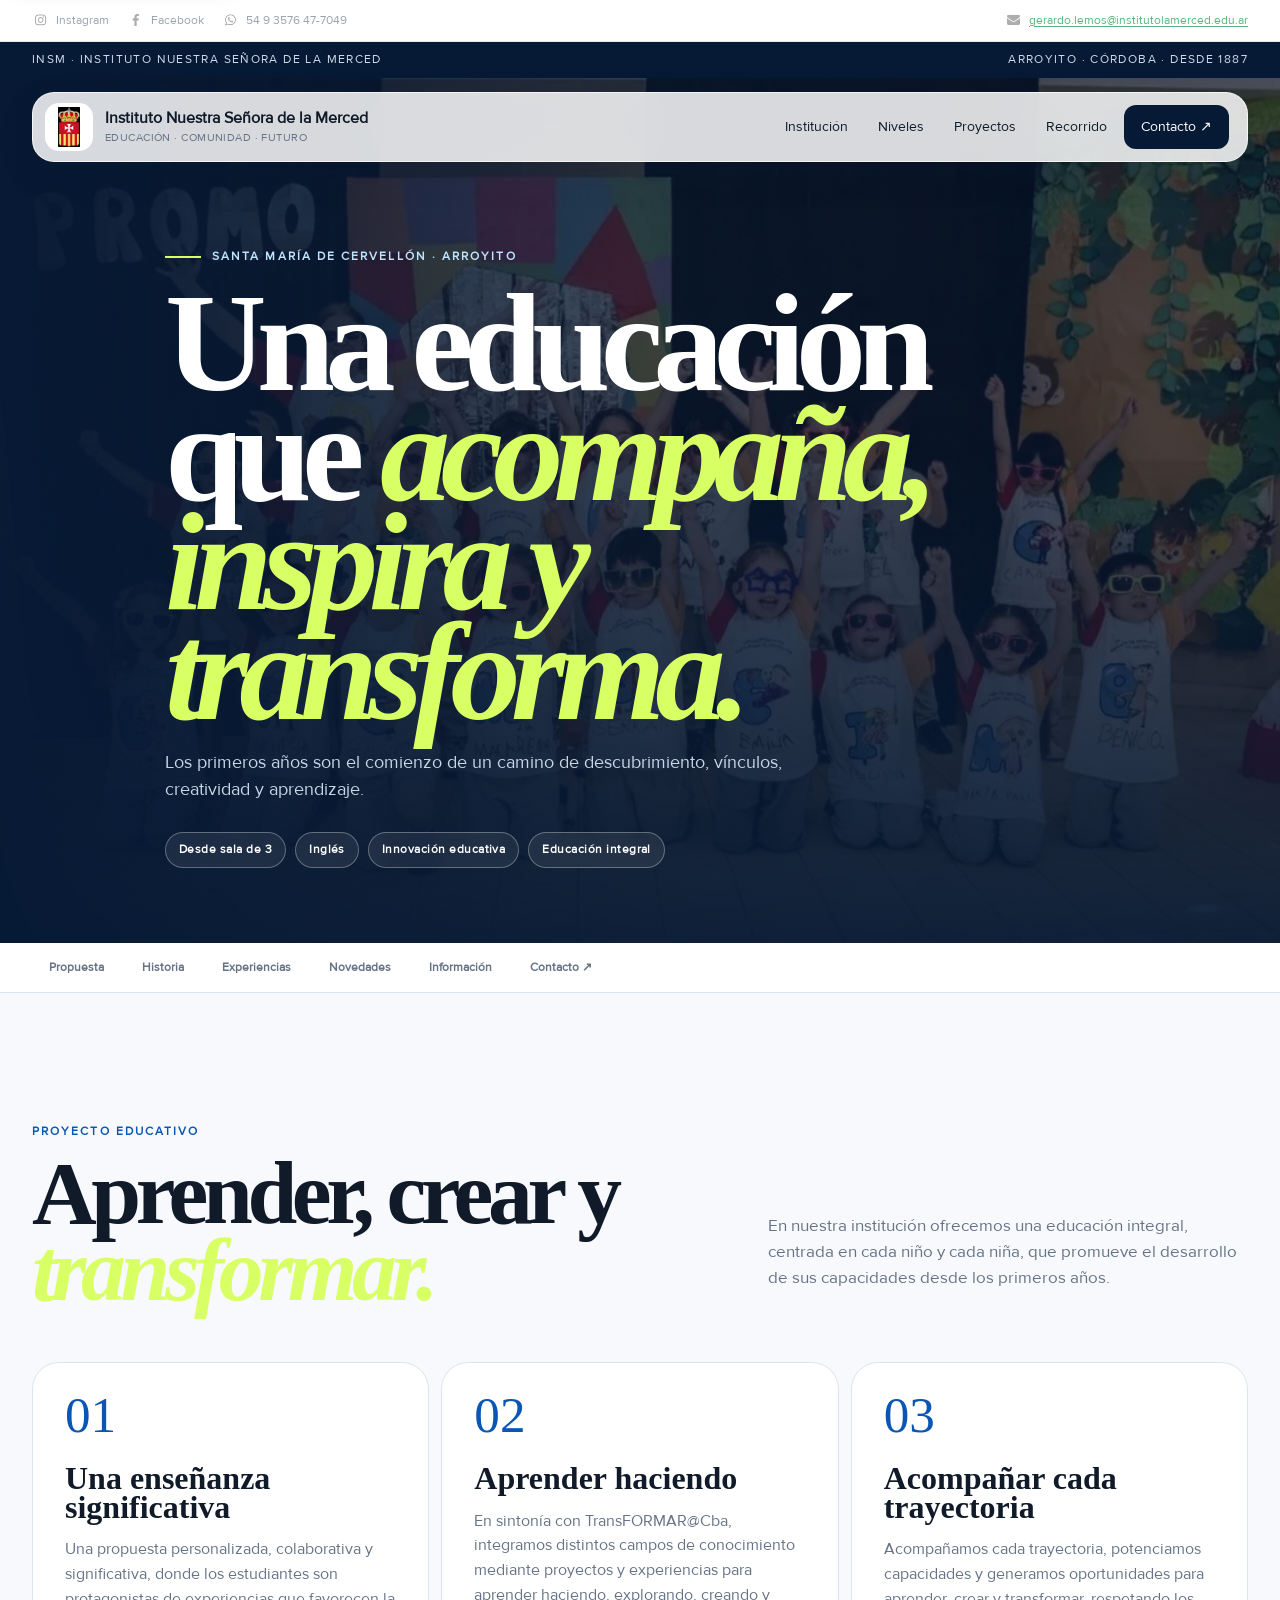
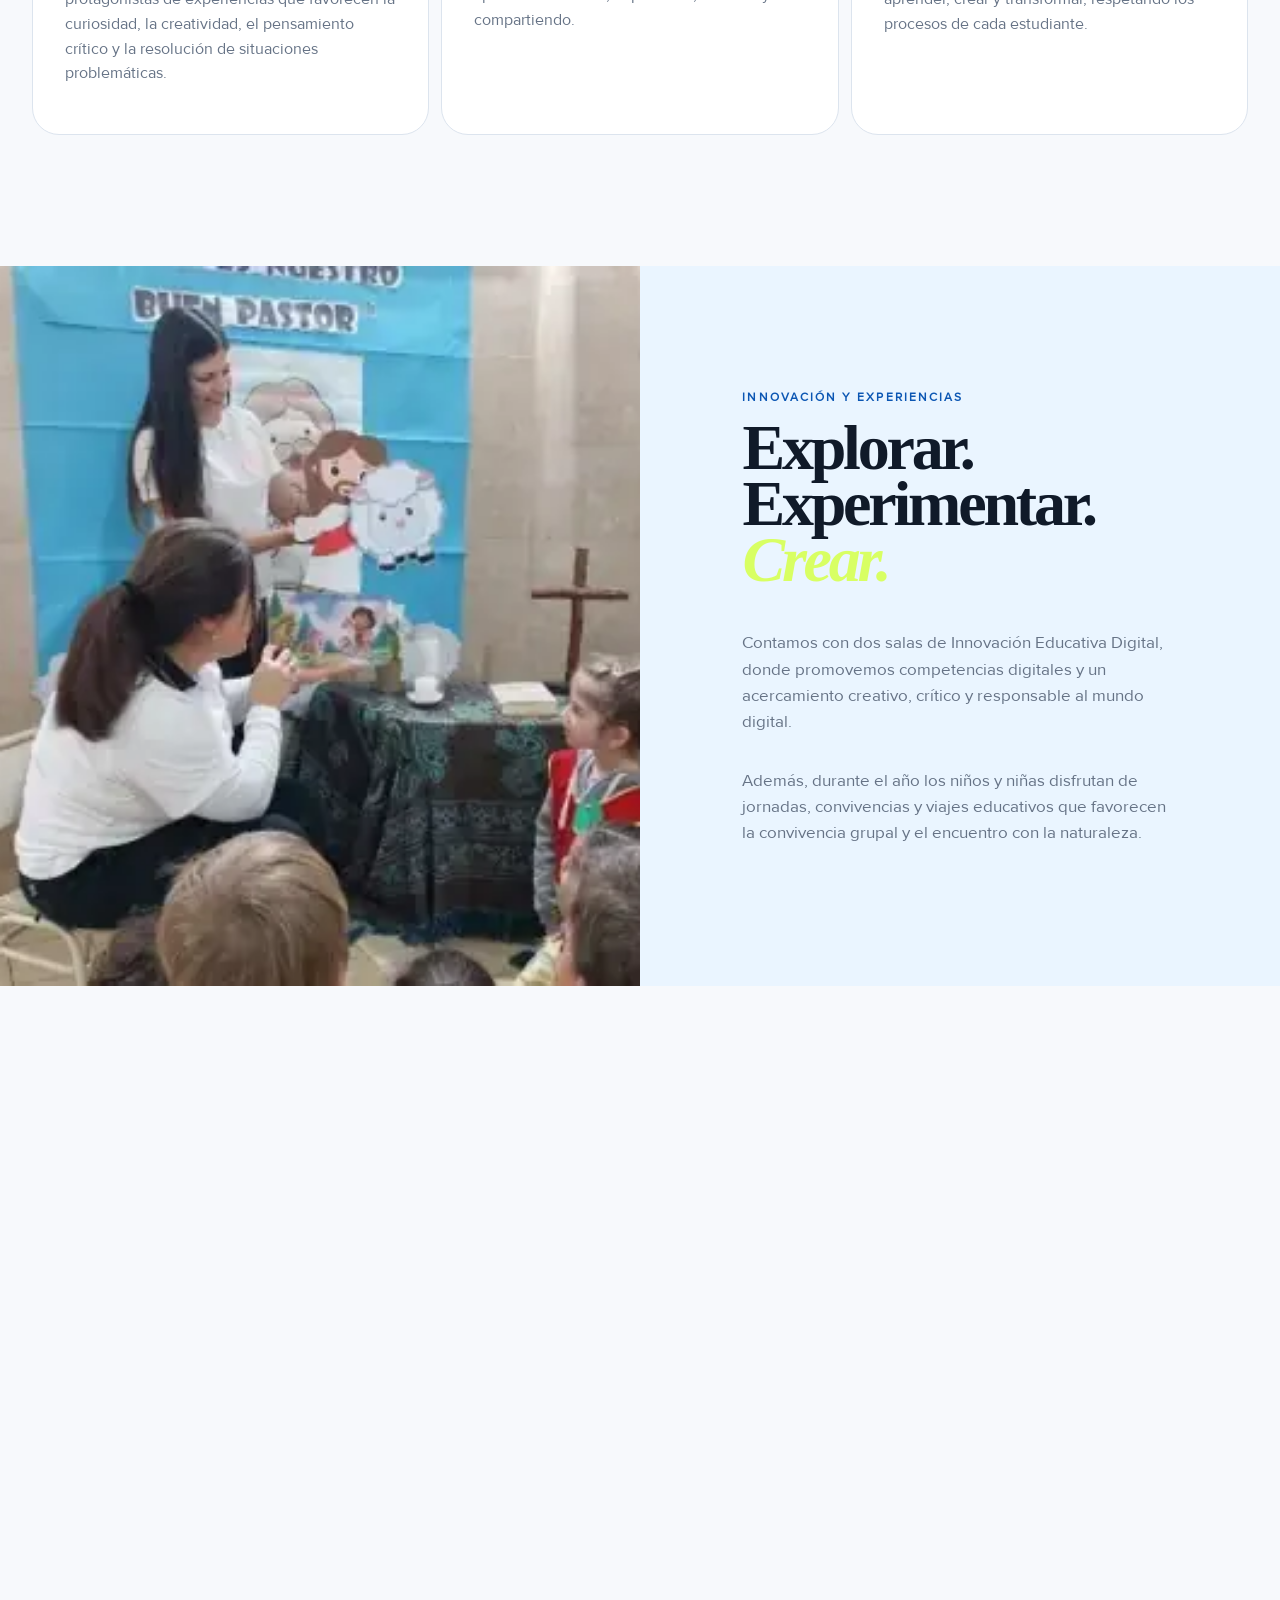
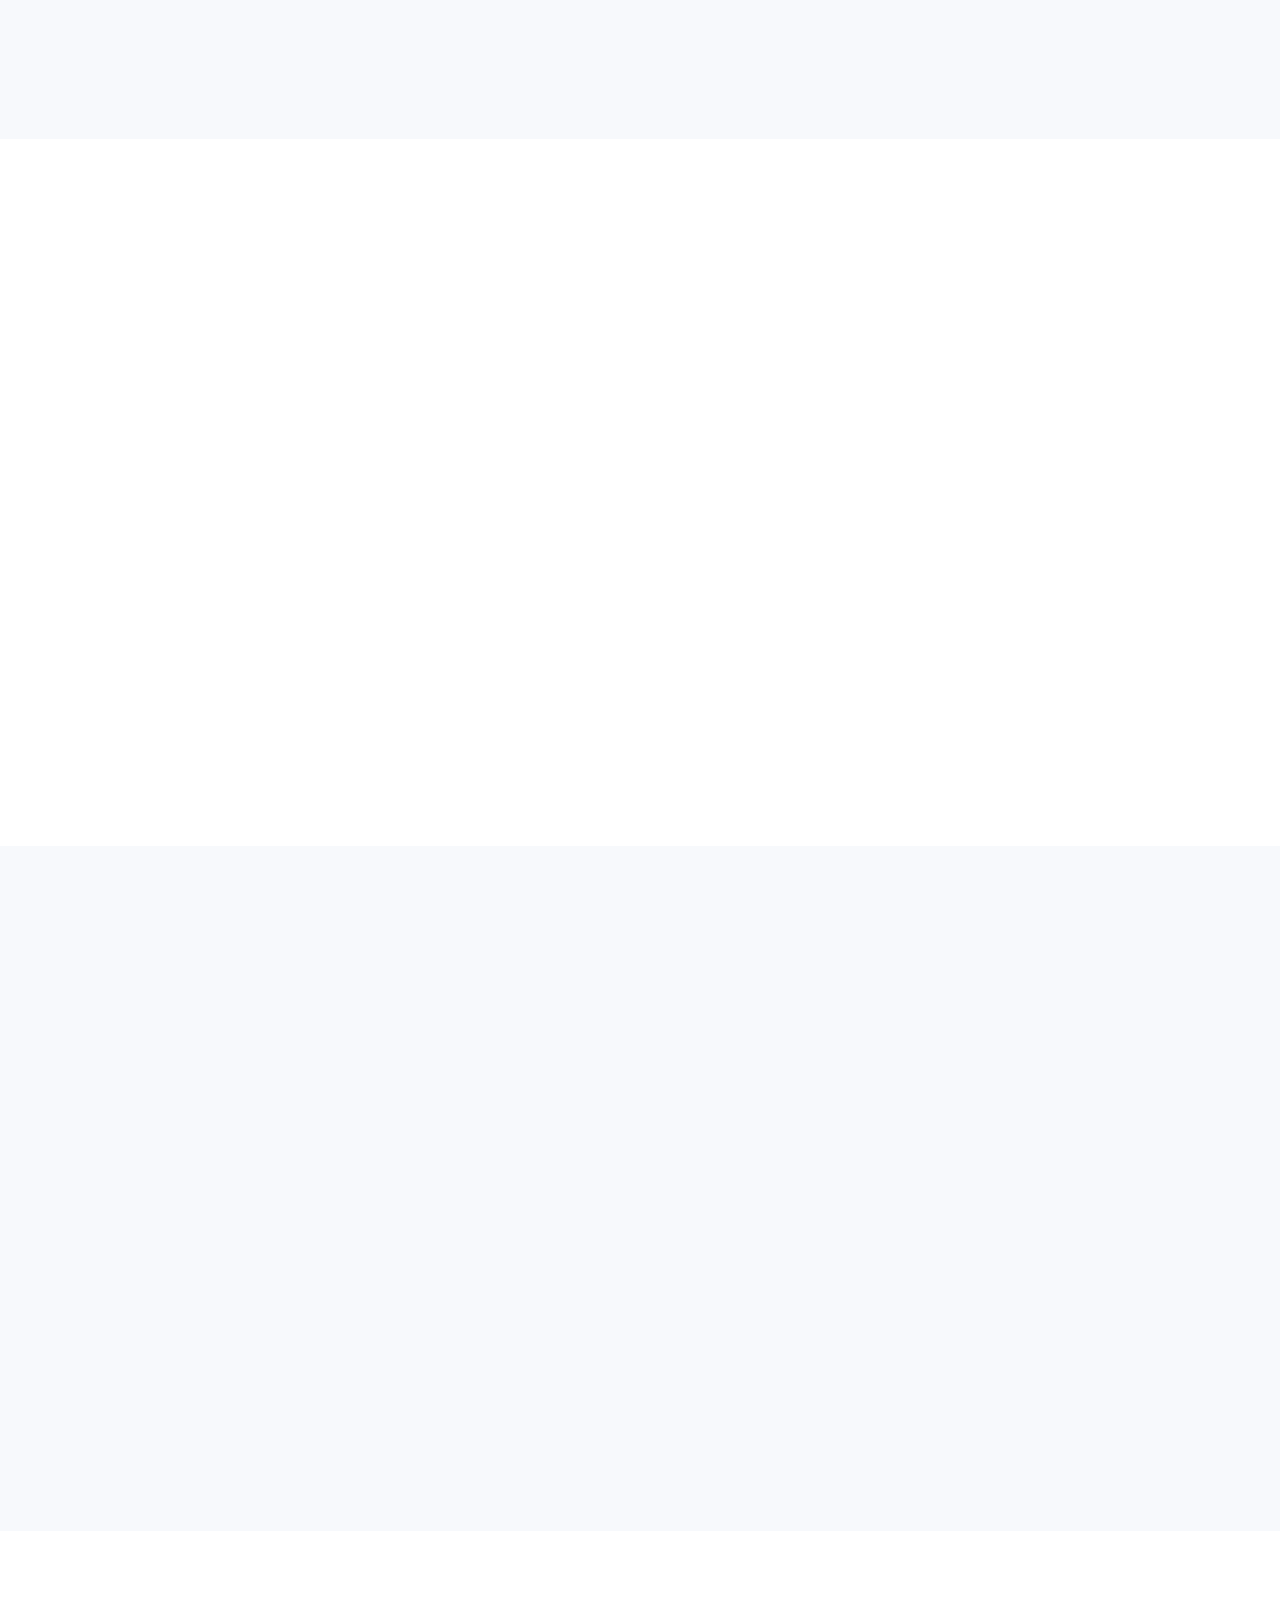
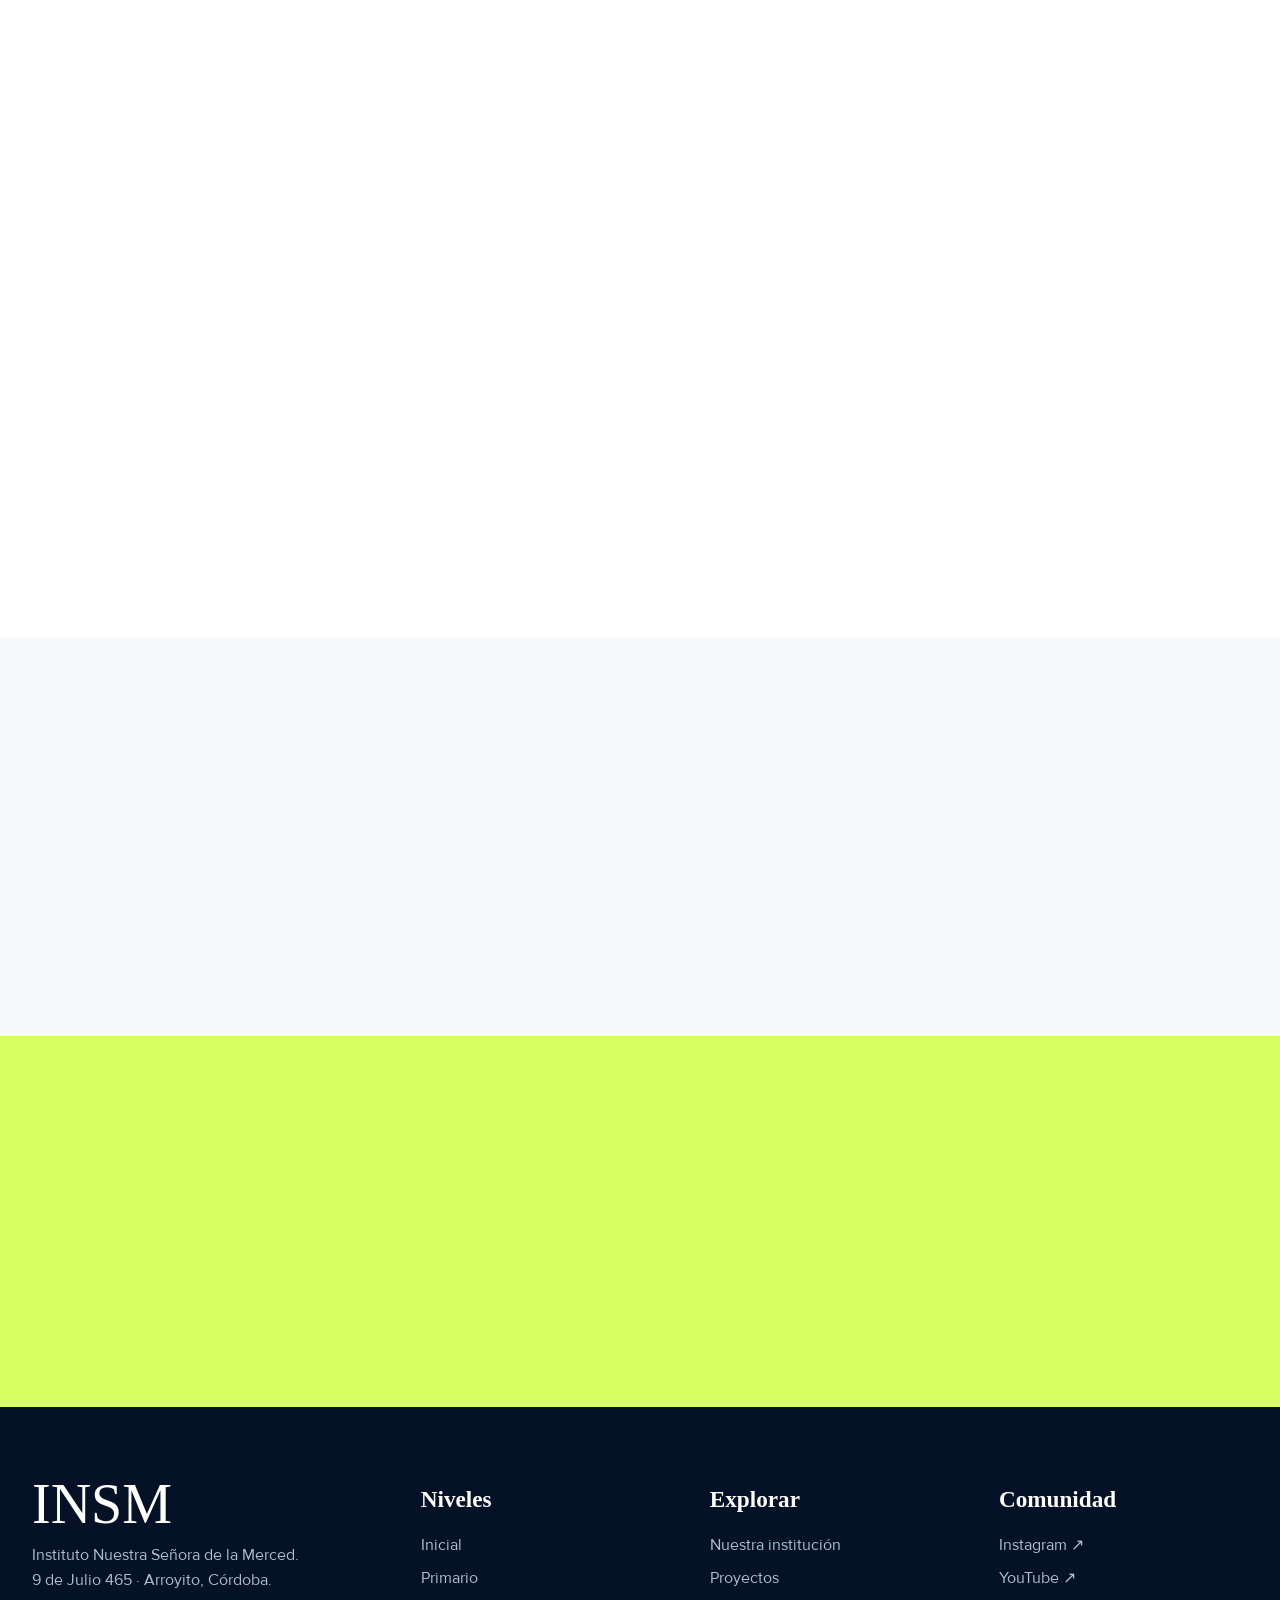
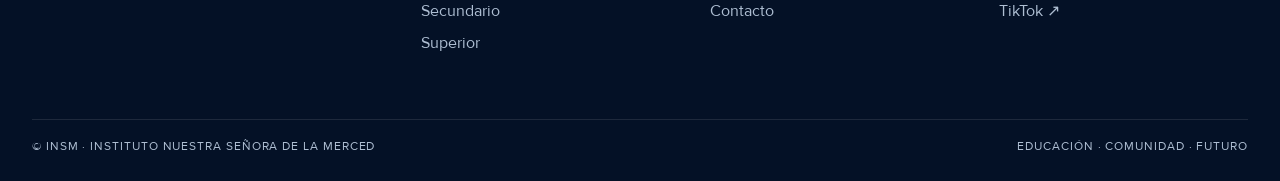
<file: NivelInicial.html>
<!doctype html>
<html lang="es-AR">
<head>
<meta charset="utf-8"/>
<meta content="width=device-width, initial-scale=1" name="viewport"/>
<meta content="Instituto Nuestra Señora de la Merced" name="author"/>
<meta content="strict-origin-when-cross-origin" name="referrer"/>
<title>Nivel Inicial · INSM</title>
<meta content="Conocé el Nivel Inicial del Instituto Nuestra Señora de la Merced de Arroyito: propuesta educativa, comunidad y experiencias de aprendizaje." name="description"/>
<link href="img/favicon.ico" rel="icon"/>
<link href="modern.css" rel="stylesheet"/>
<meta content="index,follow,max-image-preview:large,max-snippet:-1,max-video-preview:-1" name="robots"/><link href="https://web95.vercel.app/NivelInicial.html" rel="canonical"/><meta content="website" property="og:type"/><meta content="Nivel Inicial · INSM" property="og:title"/><meta content="Conocé el Nivel Inicial del Instituto Nuestra Señora de la Merced de Arroyito: propuesta educativa, comunidad y experiencias de aprendizaje." property="og:description"><meta content="https://web95.vercel.app/NivelInicial.html" property="og:url"/><meta content="INSM · Instituto Nuestra Señora de la Merced" property="og:site_name"/><meta content="summary_large_image" name="twitter:card"/><meta content="Nivel Inicial · INSM" name="twitter:title"/><meta content="Conocé el Nivel Inicial del Instituto Nuestra Señora de la Merced de Arroyito: propuesta educativa, comunidad y experiencias de aprendizaje." name="twitter:description"/><meta content="light" name="color-scheme"/><meta content="#071a35" name="theme-color"/>
<link href="site.webmanifest" rel="manifest"/>

<meta content="https://web95.vercel.app/img/sala2.webp" property="og:image"/><meta content="https://web95.vercel.app/img/sala2.webp" name="twitter:image"/><script type="application/ld+json">{"@context":"https://schema.org","@graph":[{"@type":"EducationalOrganization","@id":"https://web95.vercel.app/#organization","name":"Instituto Nuestra Señora de la Merced","alternateName":"INSM","url":"https://web95.vercel.app/","logo":"https://web95.vercel.app/img/logo-fast.webp","description":"Instituto Nuestra Señora de la Merced de Arroyito, Córdoba: educación mercedaria, niveles educativos, proyectos, comunidad e inscripciones.","address":{"@type":"PostalAddress","streetAddress":"9 de Julio 465","addressLocality":"Arroyito","addressRegion":"Córdoba","postalCode":"2434","addressCountry":"AR"},"sameAs":["https://www.instagram.com/mercedariasarroyito/","https://www.facebook.com/estilomercedarioarroyito","https://www.youtube.com/@INSM.DIGITAL","https://www.tiktok.com/@insm.digital"],"email":"gerardo.lemos@institutolamerced.edu.ar","telephone":"+54 3576 477049","contactPoint":{"@type":"ContactPoint","contactType":"school information","email":"gerardo.lemos@institutolamerced.edu.ar","telephone":"+54 3576 477049","areaServed":"AR","availableLanguage":"es"}},{"@type":"WebSite","@id":"https://web95.vercel.app/#website","url":"https://web95.vercel.app/","name":"INSM · Instituto Nuestra Señora de la Merced","publisher":{"@id":"https://web95.vercel.app/#organization"},"inLanguage":"es-AR"},{"@type":"BreadcrumbList","itemListElement":[{"@type":"ListItem","position":1,"name":"Inicio","item":"https://web95.vercel.app/"},{"@type":"ListItem","position":2,"name":"Nivel Inicial","item":"https://web95.vercel.app/NivelInicial.html"}]}]}</script><link rel="stylesheet" href="inline-overrides.css"></head>
<body><a class="skip-link" href="#contenido">Saltar al contenido principal</a>
<div class="social-contact-bar">
<div class="container social-contact-shell">
<div class="social-group">
<a aria-label="Instagram" href="https://www.instagram.com/mercedariasarroyito/" rel="noopener" target="_blank"><img alt="Instagram" decoding="async" height="64" loading="lazy" src="img/social/instagram.webp" width="64"/>
<span>Instagram</span>
</a>
<a aria-label="Facebook" href="https://www.facebook.com/estilomercedarioarroyito" rel="noopener" target="_blank"><img alt="Facebook" decoding="async" height="64" loading="lazy" src="img/social/facebook.webp" width="64"/>
<span>Facebook</span>
</a>
<a aria-label="WhatsApp" href="https://wa.me/5493576477049" rel="noopener" target="_blank"><img alt="WhatsApp" decoding="async" height="64" loading="lazy" src="img/social/whatsapp.webp" width="64"/>
<span>54 9 3576 47-7049</span>
</a>
</div>
<div class="contact-group">
<a aria-label="Correo electrónico" href="mailto:gerardo.lemos@institutolamerced.edu.ar">
<img alt="Gmail" decoding="async" height="64" loading="lazy" src="img/social/gmail.webp" width="64"/>
<span>gerardo.lemos@institutolamerced.edu.ar</span>
</a>
</div>
</div>
</div>
<div class="progress"></div>
<div class="topline">
<div class="container">
<span>INSM · Instituto Nuestra Señora de la Merced</span>
<span>Arroyito · Córdoba · Desde 1887</span>
</div>
</div>
<header class="site-nav">
<div class="container nav-shell">
<a class="brand" href="index.html">
<img alt="INSM" class="brand-mark" decoding="async" fetchpriority="high" height="180" loading="eager" src="img/logo-fast.webp" width="180"/>
<span class="brand-text">
                    Instituto Nuestra Señora de la Merced
                    <small>EDUCACIÓN · COMUNIDAD · FUTURO</small>
</span>
</a>
<nav aria-label="Navegación principal" class="nav-links">
<a href="NuestroColegio.html">
                    Institución
                </a>
<a href="index.html#niveles">
                    Niveles
                </a>
<a href="Proyectos.html">
                    Proyectos
                </a>
<a href="index.html#recorrido">
                    Recorrido
                </a>
<a class="nav-cta" href="Contacto.html">
                    Contacto ↗
                </a>
</nav>
<button aria-controls="mobileMenu" aria-expanded="false" aria-label="Abrir menú" class="menu-toggle" type="button">
                ☰
            </button>
</div>
</header>
<div class="mobile-menu" id="mobileMenu">
<a href="NuestroColegio.html">
            Institución
        </a>
<a href="index.html#niveles">
            Niveles
        </a>
<a href="Proyectos.html">
            Proyectos
        </a>
<a href="index.html#recorrido">
            Recorrido
        </a>
<a href="Contacto.html">
            Contacto
        </a>
</div>
<main id="contenido">
<!-- ============================= -->
<!-- HERO NIVEL INICIAL             -->
<!-- ============================= -->
<section class="page-hero initial-hero">
<div class="page-hero-bg">
<img alt="Nivel Inicial · Santa María de Cervellón" decoding="async" fetchpriority="high" height="771" loading="eager" src="img/sala2.webp" width="1170"/>
</div>
<div class="container page-hero-content">
<div class="eyebrow reveal">
                    SANTA MARÍA DE CERVELLÓN · ARROYITO
                </div>
<h1 class="reveal delay-1">
                    Una educación que
                    <em>acompaña, inspira y transforma.</em>
</h1>
<p class="reveal delay-2">
                    Los primeros años son el comienzo de un camino de
                    descubrimiento, vínculos, creatividad y aprendizaje.
                </p>
<div class="initial-hero-tags reveal delay-3">
<span>Desde sala de 3</span>
<span>Inglés</span>
<span>Innovación educativa</span>
<span>Educación integral</span>
</div>
</div>
</section>
<!-- ============================= -->
<!-- NAVEGACIÓN DE SECCIONES        -->
<!-- ============================= -->
<nav aria-label="Navegación principal" class="section-nav">
<div class="container">
<a href="#propuesta">
                    Propuesta
                </a>
<a href="#historia">
                    Historia
                </a>
<a href="#experiencias">
                    Experiencias
                </a>
<a href="#novedades">
                    Novedades
                </a>
<a href="#info">
                    Información
                </a>
<a href="Contacto.html">
                    Contacto ↗
                </a>
</div>
</nav>
<!-- ============================= -->
<!-- PROPUESTA EDUCATIVA            -->
<!-- ============================= -->
<section class="section initial-intro" id="propuesta">
<div class="container">
<div class="section-head reveal">
<div>
<div class="section-label">
                            Proyecto educativo
                        </div>
<h2 class="display">
                            Aprender, crear y
                            <em>transformar.</em>
</h2>
</div>
<p class="section-intro">
                        En nuestra institución ofrecemos una educación
                        integral, centrada en cada niño y cada niña, que
                        promueve el desarrollo de sus capacidades desde
                        los primeros años.
                    </p>
</div>
<div class="feature-cards">
<article class="feature-card reveal">
<div class="big-num">
                            01
                        </div>
<h3>
                            Una enseñanza significativa
                        </h3>
<p>
                            Una propuesta personalizada, colaborativa y
                            significativa, donde los estudiantes son
                            protagonistas de experiencias que favorecen
                            la curiosidad, la creatividad, el pensamiento
                            crítico y la resolución de situaciones
                            problemáticas.
                        </p>
</article>
<article class="feature-card reveal delay-1">
<div class="big-num">
                            02
                        </div>
<h3>
                            Aprender haciendo
                        </h3>
<p>
                            En sintonía con TransFORMAR@Cba, integramos
                            distintos campos de conocimiento mediante
                            proyectos y experiencias para aprender
                            haciendo, explorando, creando y compartiendo.
                        </p>
</article>
<article class="feature-card reveal delay-2">
<div class="big-num">
                            03
                        </div>
<h3>
                            Acompañar cada trayectoria
                        </h3>
<p>
                            Acompañamos cada trayectoria, potenciamos
                            capacidades y generamos oportunidades para
                            aprender, crear y transformar, respetando
                            los procesos de cada estudiante.
                        </p>
</article>
</div>
</div>
</section>
<!-- ============================= -->
<!-- INNOVACIÓN Y EXPERIENCIAS      -->
<!-- ============================= -->
<section class="split-image initial-highlight">
<div class="photo inline-bg-salita"></div>
<div class="content">
<div class="section-label">
                    Innovación y experiencias
                </div>
<h3>
                    Explorar. Experimentar.
                    <em>Crear.</em>
</h3>
<p>
                    Contamos con dos salas de Innovación Educativa Digital,
                    donde promovemos competencias digitales y un
                    acercamiento creativo, crítico y responsable al mundo
                    digital.
                </p>
<p>
                    Además, durante el año los niños y niñas disfrutan de
                    jornadas, convivencias y viajes educativos que favorecen
                    la convivencia grupal y el encuentro con la naturaleza.
                </p>
</div>
</section>
<!-- ============================= -->
<!-- HISTORIA                        -->
<!-- ============================= -->
<section class="section" id="historia">
<div class="container content-grid">
<aside class="content-sticky">
<div class="section-label">
                        Reseña histórica
                    </div>
<h2>
                        Una historia que
                        <em>crece.</em>
</h2>
</aside>
<div class="content-body reveal">
<div class="initial-timeline">
<div>
<strong>
                                1951
                            </strong>
<p>
                                Se crea la primera sección mixta del
                                Jardín de Infantes. El 1º de abril de
                                ese año fue incorporado a la Provincia.
                            </p>
</div>
<div>
<strong>
                                1982
                            </strong>
<p>
                                Se inaugura sobre calle 9 de Julio y
                                General Paz el edificio destinado al
                                Nivel Inicial, con dos amplias salas,
                                patios internos, cocina, sanitarios,
                                SUM con escenario y patio con juegos.
                            </p>
</div>
<div>
<strong>
                                1990
                            </strong>
<p>
                                Se inauguran dos salas de 4 años.
                            </p>
</div>
<div>
<strong>
                                2016
                            </strong>
<p>
                                Comienzan a funcionar dos salas de 3
                                años, obteniendo el reconocimiento
                                pedagógico ese mismo año. Desde entonces,
                                el Nivel Inicial cuenta con dirección
                                independiente.
                            </p>
</div>
</div>
</div>
</div>
</section>
<!-- ============================= -->
<!-- EXPERIENCIAS                    -->
<!-- ============================= -->
<section class="section white" id="experiencias">
<div class="container">
<div class="section-head">
<div>
<div class="section-label">
                            Formación y acompañamiento
                        </div>
<h2 class="display">
                            Crecer en
                            <em>comunidad.</em>
</h2>
</div>
</div>
<div class="initial-support-grid">
<article>
<span>
                            ERE
                        </span>
<h3>
                            Educación Religiosa Escolar
                        </h3>
<p>
                            Complementa la formación institucional con
                            una pedagogía que nos hace libres y nos
                            acerca a Jesús y a la Virgen María.
                        </p>
</article>
<article>
<span>
                            ESI
                        </span>
<h3>
                            Educación integral
                        </h3>
<p>
                            El proyecto contempla una educación sexual
                            integral y gradual que abarca todas las
                            dimensiones de la persona.
                        </p>
</article>
<article>
<span>
                            SOE
                        </span>
<h3>
                            Servicio de Orientación Escolar
                        </h3>
<p>
                            Está conformado por psicóloga, psicopedagoga
                            y maestra de educación especial, acompañando
                            la diversidad y la inclusión de los estudiantes.
                        </p>
</article>
</div>
</div>
</section>
<!-- ============================= -->
<!-- NOVEDADES                       -->
<!-- ============================= -->
<section class="section initial-news" id="novedades">
<div class="container">
<div class="section-head">
<div>
<div class="section-label">
                            Novedades 2026
                        </div>
<h2 class="display">
                            Nuevos espacios para
                            <em>aprender.</em>
</h2>
</div>
</div>
<div class="news-card">
<div class="news-number">
                        2026
                    </div>
<div>
<h3>
                            Talleres interdisciplinarios
                        </h3>
<p>
                            Este año incorporamos “Los Talleres
                            interdisciplinarios”, un espacio pensado
                            para que los niños puedan explorar,
                            experimentar, crear y aprender a través
                            del juego, la investigación y el trabajo
                            colaborativo.
                        </p>
<p>
                            Buscamos favorecer el desarrollo de
                            capacidades, el pensamiento creativo y
                            la resolución de situaciones problemáticas,
                            conectando los aprendizajes con experiencias
                            concretas y cercanas a los estudiantes.
                        </p>
</div>
</div>
</div>
</section>
<!-- ============================= -->
<!-- INFORMACIÓN                     -->
<!-- ============================= -->
<section class="section white" id="info">
<div class="container">
<div class="section-head">
<div>
<div class="section-label">
                            Información práctica
                        </div>
<h2 class="display">
                            Todo lo que
                            <em>necesitás saber.</em>
</h2>
</div>
</div>
<div class="initial-info-grid">
<article>
<div class="info-icon">
                            01
                        </div>
<h3>
                            Horarios
                        </h3>
<p>
<strong>Turno Mañana</strong><br/>
                            8:00 a 12:00 hs
                        </p>
<p>
<strong>Turno Tarde</strong><br/>
                            13:30 a 17:30 hs
                        </p>
</article>
<article>
<div class="info-icon">
                            02
                        </div>
<h3>
                            Atención
                        </h3>
<p>
<strong>Lunes a viernes</strong><br/>
                            8:00 a 17:00 hs
                        </p>
</article>
<article>
<div class="info-icon">
                            03
                        </div>
<h3>
                            Contacto
                        </h3>
<p>
                            Tel: 3576-452804<br/>
                            Cel: 3576-465273
                        </p>
<p>
<a href="mailto:jardin@colegiocervellon.edu.ar">
                                jardin@colegiocervellon.edu.ar
                            </a>
</p>
</article>
<article>
<div class="info-icon">
                            04
                        </div>
<h3>
                            Ubicación
                        </h3>
<p>
                            Santa María de Cervellón<br/>
                            Arroyito, Córdoba
                        </p>
<p>
                            Edificio sobre calle 9 de Julio y General Paz.
                        </p>
</article>
</div>
</div>
</section>
<!-- ============================= -->
<!-- CIERRE                         -->
<!-- ============================= -->
<section class="section initial-closing">
<div class="container">
<div class="initial-closing-card">
<div>
<div class="section-label">
                            Nivel Inicial · INSM
                        </div>
<h2>
                            Un comienzo para
                            <em>toda la vida.</em>
</h2>
</div>
<p>
                        Una escuela que acompaña, inspira y transforma
                        desde los primeros años, generando oportunidades
                        para aprender, crear y crecer.
                    </p>
</div>
</div>
</section>
<!-- ============================= -->
<!-- CTA CONTACTO                   -->
<!-- ============================= -->
<section class="cta">
<div class="container cta-grid">
<div>
<div class="section-label">
                        ¿Querés conocer nuestro Nivel Inicial?
                    </div>
<h2>
                        Te esperamos.
                    </h2>
</div>
<div>
<p>
                        Para consultas, información o para conocer más
                        sobre nuestra propuesta educativa, podés
                        comunicarte con el INSM.
                    </p>
<a class="btn" href="Contacto.html">
                        Contacto ↗
                    </a>
</div>
</div>
</section>
</main>
<!-- ============================= -->
<!-- FOOTER                         -->
<!-- ============================= -->
<footer class="footer">
<div class="container footer-grid">
<div>
<div class="footer-brand">
                    INSM
                </div>
<p>
                    Instituto Nuestra Señora de la Merced.<br/>
                    9 de Julio 465 · Arroyito, Córdoba.
                </p>
</div>
<div>
<h3>
                    Niveles
                </h3>
<a href="NivelInicial.html">
                    Inicial
                </a>
<a href="NivelPrimario.html">
                    Primario
                </a>
<a href="NivelSecundario.html">
                    Secundario
                </a>
<a href="NivelTerciario.html">
                    Superior
                </a>
</div>
<div>
<h3>
                    Explorar
                </h3>
<a href="NuestroColegio.html">
                    Nuestra institución
                </a>
<a href="Proyectos.html">
                    Proyectos
                </a>
<a href="Contacto.html">
                    Contacto
                </a>
</div>
<div>
<h3>
                    Comunidad
                </h3>
<a href="https://www.instagram.com/mercedariasarroyito/" rel="noopener" target="_blank">
                    Instagram ↗
                </a>
<a href="https://www.youtube.com/@INSM.DIGITAL" rel="noopener" target="_blank">
                    YouTube ↗
                </a>
<a href="https://www.tiktok.com/@insm.digital" rel="noopener" target="_blank">
                    TikTok ↗
                </a>
</div>
</div>
<div class="container footer-bottom">
<span>
                © INSM · Instituto Nuestra Señora de la Merced
            </span>
<span>
                Educación · Comunidad · Futuro
            </span>
</div>
</footer>
<script src="site.js" defer></script>
</body>
</html>
</file>
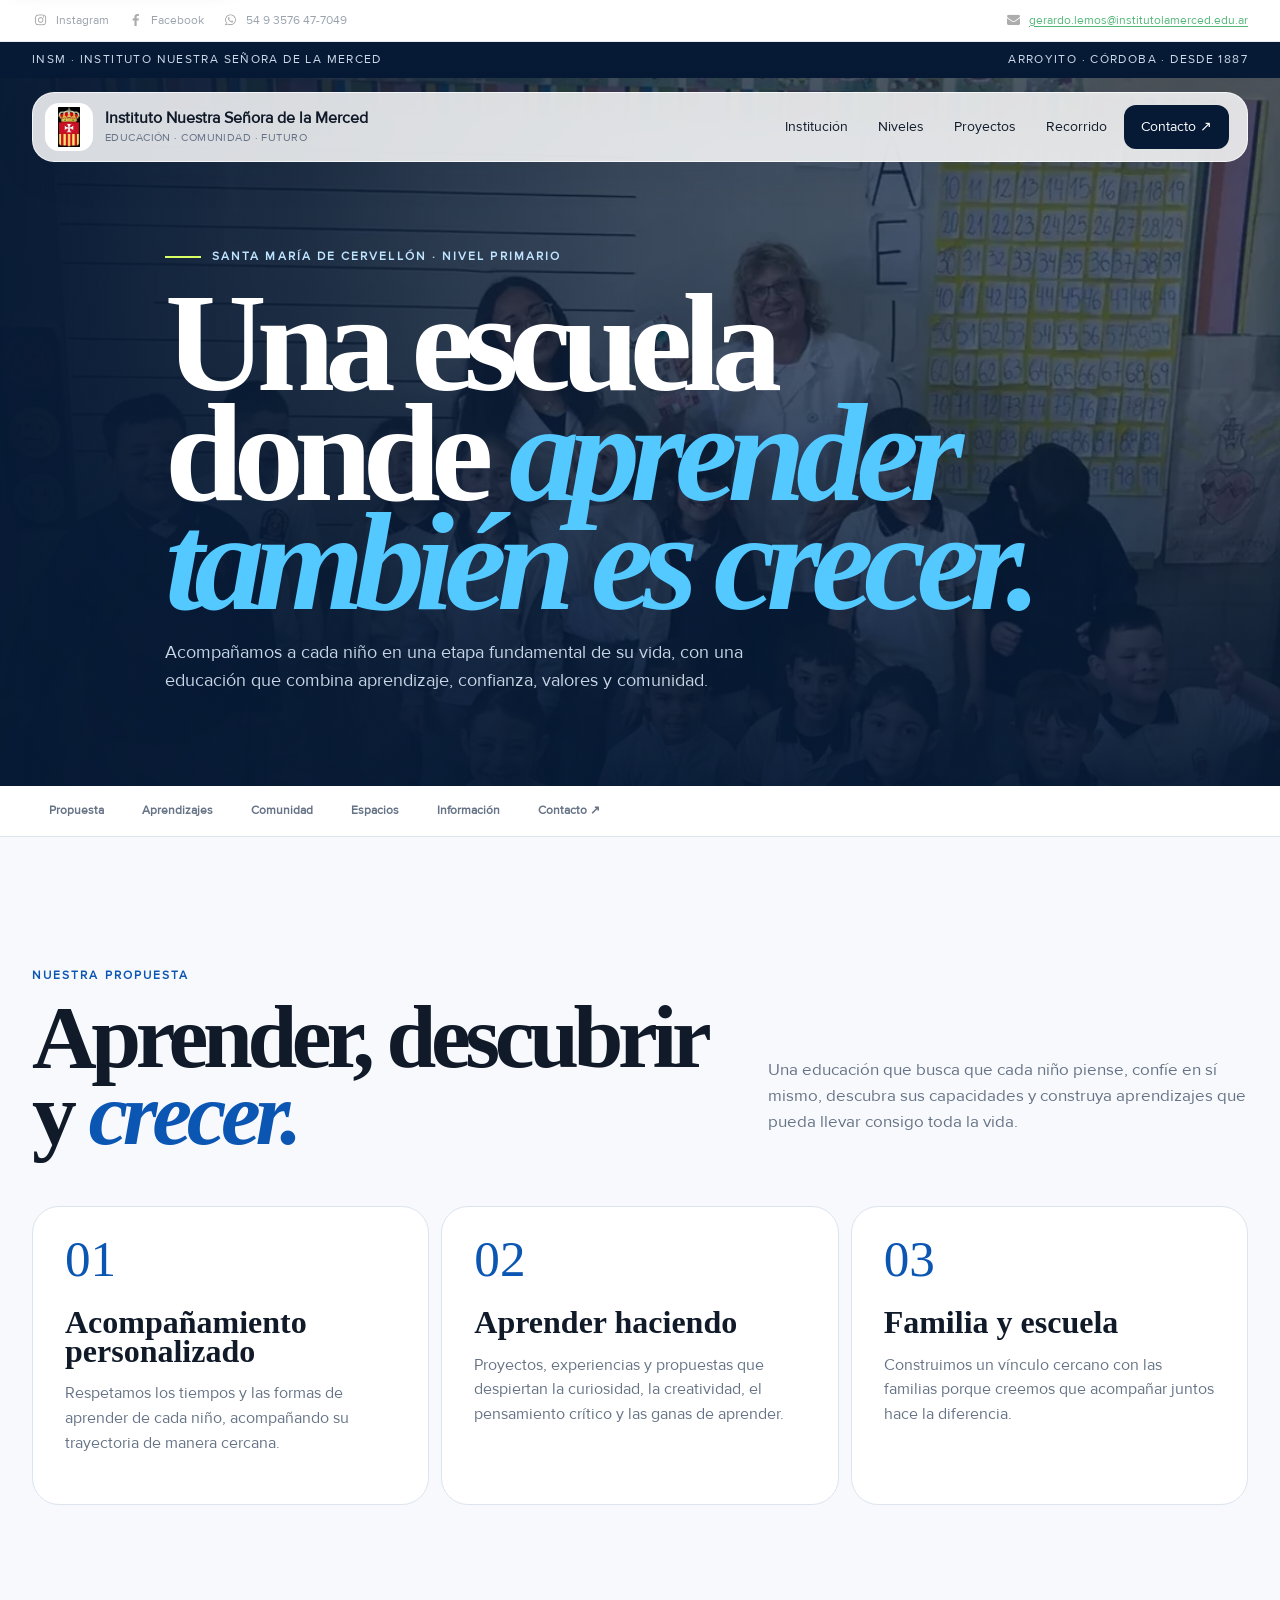
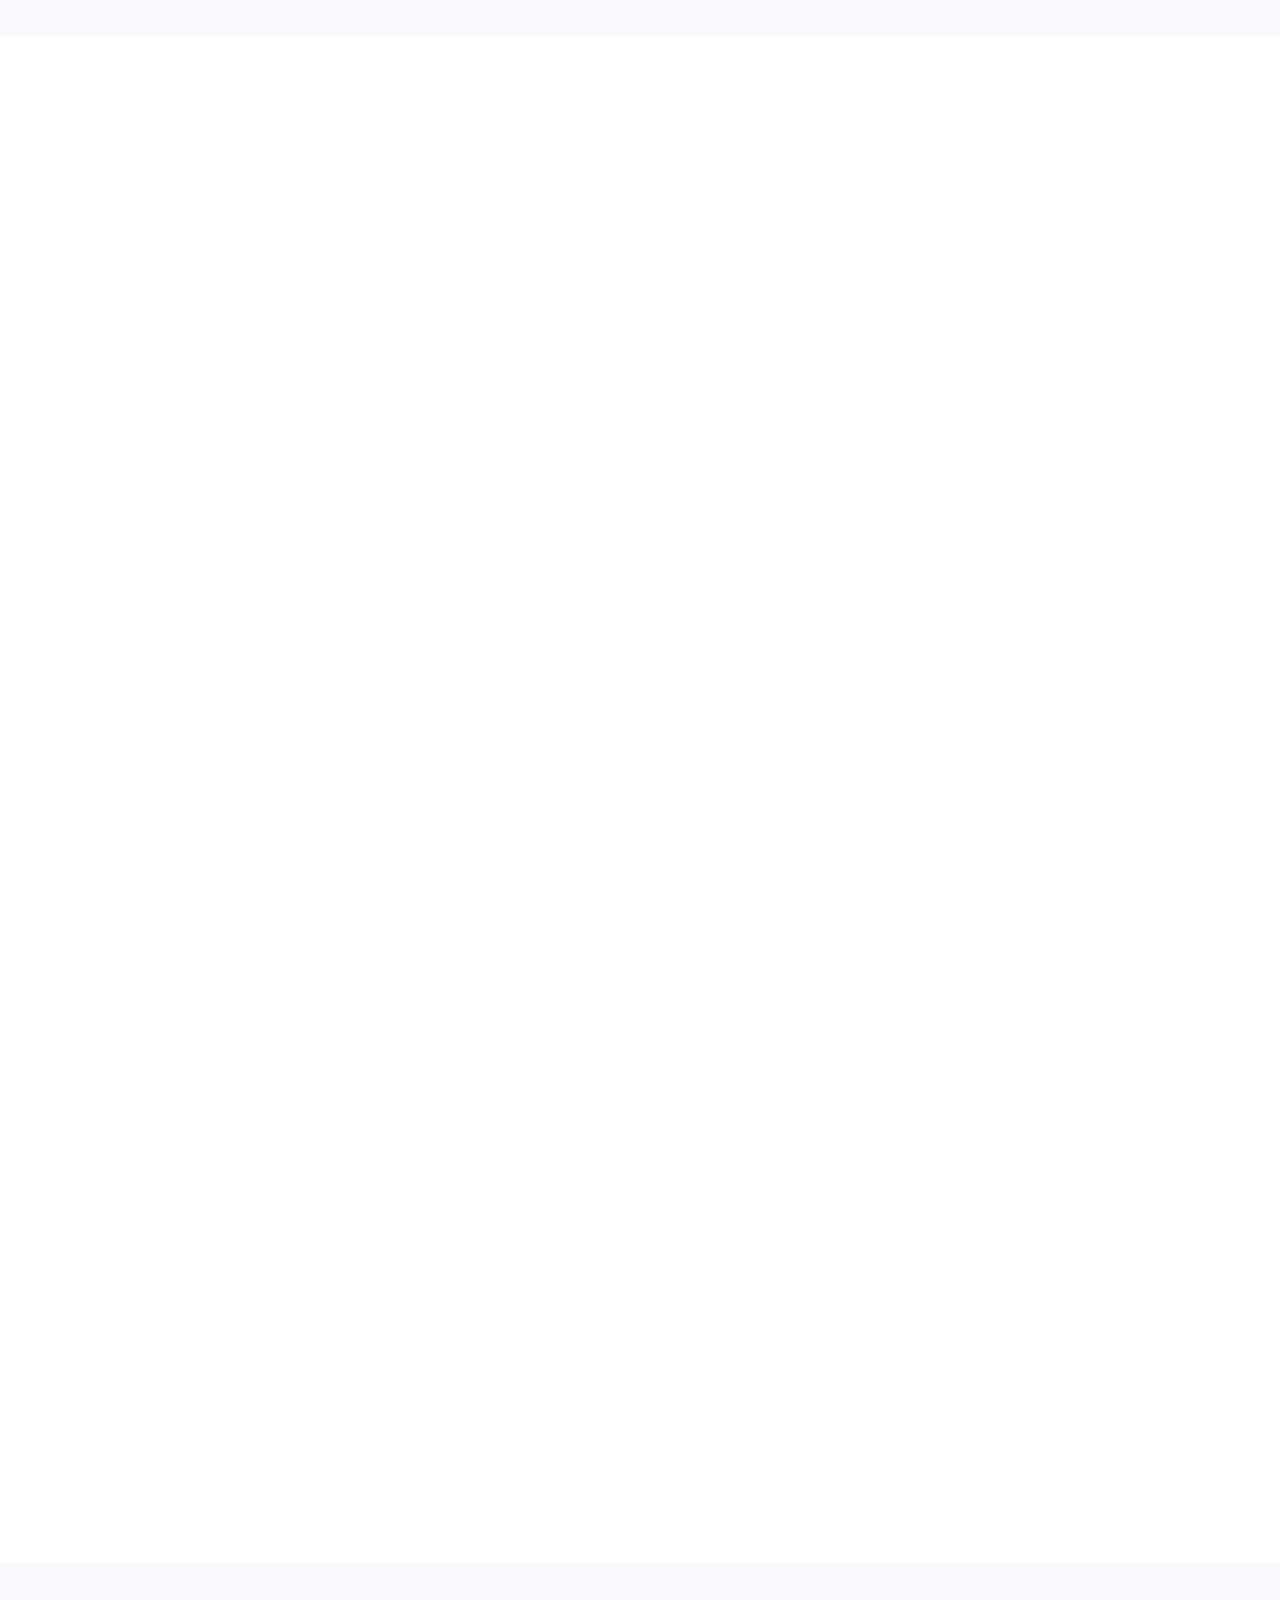
<file: NivelPrimario.html>
<!doctype html>
<html lang="es-AR">
<head>
<meta charset="utf-8"/>
<meta content="width=device-width, initial-scale=1" name="viewport"/>
<meta content="Instituto Nuestra Señora de la Merced" name="author"/>
<meta content="strict-origin-when-cross-origin" name="referrer"/>
<title>Nivel Primario · INSM</title>
<meta content="Conocé el Nivel Primario del Instituto Nuestra Señora de la Merced de Arroyito: propuesta educativa, proyectos y acompañamiento." name="description"/>
<link href="img/favicon.ico" rel="icon"/>
<link href="modern.css" rel="stylesheet"/>
<meta content="index,follow,max-image-preview:large,max-snippet:-1,max-video-preview:-1" name="robots"/><link href="https://web95.vercel.app/NivelPrimario.html" rel="canonical"/><meta content="website" property="og:type"/><meta content="Nivel Primario · INSM" property="og:title"/><meta content="Conocé el Nivel Primario del Instituto Nuestra Señora de la Merced de Arroyito: propuesta educativa, proyectos y acompañamiento." property="og:description"><meta content="https://web95.vercel.app/NivelPrimario.html" property="og:url"/><meta content="INSM · Instituto Nuestra Señora de la Merced" property="og:site_name"/><meta content="summary_large_image" name="twitter:card"/><meta content="Nivel Primario · INSM" name="twitter:title"/><meta content="Conocé el Nivel Primario del Instituto Nuestra Señora de la Merced de Arroyito: propuesta educativa, proyectos y acompañamiento." name="twitter:description"/><meta content="light" name="color-scheme"/><meta content="#071a35" name="theme-color"/>
<link href="site.webmanifest" rel="manifest"/>

<meta content="https://web95.vercel.app/img/013_0433.webp" property="og:image"/><meta content="https://web95.vercel.app/img/013_0433.webp" name="twitter:image"/><script type="application/ld+json">{"@context":"https://schema.org","@graph":[{"@type":"EducationalOrganization","@id":"https://web95.vercel.app/#organization","name":"Instituto Nuestra Señora de la Merced","alternateName":"INSM","url":"https://web95.vercel.app/","logo":"https://web95.vercel.app/img/logo-fast.webp","description":"Instituto Nuestra Señora de la Merced de Arroyito, Córdoba: educación mercedaria, niveles educativos, proyectos, comunidad e inscripciones.","address":{"@type":"PostalAddress","streetAddress":"9 de Julio 465","addressLocality":"Arroyito","addressRegion":"Córdoba","postalCode":"2434","addressCountry":"AR"},"sameAs":["https://www.instagram.com/mercedariasarroyito/","https://www.facebook.com/estilomercedarioarroyito","https://www.youtube.com/@INSM.DIGITAL","https://www.tiktok.com/@insm.digital"],"email":"gerardo.lemos@institutolamerced.edu.ar","telephone":"+54 3576 477049","contactPoint":{"@type":"ContactPoint","contactType":"school information","email":"gerardo.lemos@institutolamerced.edu.ar","telephone":"+54 3576 477049","areaServed":"AR","availableLanguage":"es"}},{"@type":"WebSite","@id":"https://web95.vercel.app/#website","url":"https://web95.vercel.app/","name":"INSM · Instituto Nuestra Señora de la Merced","publisher":{"@id":"https://web95.vercel.app/#organization"},"inLanguage":"es-AR"},{"@type":"BreadcrumbList","itemListElement":[{"@type":"ListItem","position":1,"name":"Inicio","item":"https://web95.vercel.app/"},{"@type":"ListItem","position":2,"name":"Nivel Primario","item":"https://web95.vercel.app/NivelPrimario.html"}]}]}</script><link rel="stylesheet" href="inline-overrides.css"></head>
<body><a class="skip-link" href="#contenido">Saltar al contenido principal</a>
<!-- ============================= -->
<!-- BARRA SOCIAL Y CONTACTO       -->
<!-- ============================= -->
<div class="social-contact-bar">
<div class="container social-contact-shell">
<div class="social-group">
<a aria-label="Instagram" href="https://www.instagram.com/mercedariasarroyito/" rel="noopener" target="_blank"><img alt="Instagram" decoding="async" height="64" loading="lazy" src="img/social/instagram.webp" width="64"/>
<span>Instagram</span>
</a>
<a aria-label="Facebook" href="https://www.facebook.com/estilomercedarioarroyito" rel="noopener" target="_blank"><img alt="Facebook" decoding="async" height="64" loading="lazy" src="img/social/facebook.webp" width="64"/>
<span>Facebook</span>
</a>
<a aria-label="WhatsApp" href="https://wa.me/5493576477049" rel="noopener" target="_blank"><img alt="WhatsApp" decoding="async" height="64" loading="lazy" src="img/social/whatsapp.webp" width="64"/>
<span>54 9 3576 47-7049</span>
</a>
</div>
<div class="contact-group">
<a aria-label="Correo electrónico" href="mailto:gerardo.lemos@institutolamerced.edu.ar">
<img alt="Gmail" decoding="async" height="64" loading="lazy" src="img/social/gmail.webp" width="64"/>
<span>
                        gerardo.lemos@institutolamerced.edu.ar
                    </span>
</a>
</div>
</div>
</div>
<div class="progress"></div>
<!-- ============================= -->
<!-- LÍNEA SUPERIOR                 -->
<!-- ============================= -->
<div class="topline">
<div class="container">
<span>
                INSM · Instituto Nuestra Señora de la Merced
            </span>
<span>
                Arroyito · Córdoba · Desde 1887
            </span>
</div>
</div>
<!-- ============================= -->
<!-- MENÚ PRINCIPAL                 -->
<!-- ============================= -->
<header class="site-nav">
<div class="container nav-shell">
<a class="brand" href="index.html">
<img alt="INSM" class="brand-mark" decoding="async" fetchpriority="high" height="180" loading="eager" src="img/logo-fast.webp" width="180"/>
<span class="brand-text">

                    Instituto Nuestra Señora de la Merced

                    <small>
                        EDUCACIÓN · COMUNIDAD · FUTURO
                    </small>
</span>
</a>
<nav aria-label="Navegación principal" class="nav-links">
<a href="NuestroColegio.html">
                    Institución
                </a>
<a href="index.html#niveles">
                    Niveles
                </a>
<a href="Proyectos.html">
                    Proyectos
                </a>
<a href="index.html#recorrido">
                    Recorrido
                </a>
<a class="nav-cta" href="Contacto.html">
                    Contacto ↗
                </a>
</nav>
<button aria-controls="mobileMenu" aria-expanded="false" aria-label="Abrir menú" class="menu-toggle" type="button">
                ☰
            </button>
</div>
</header>
<!-- ============================= -->
<!-- MENÚ MOBILE                    -->
<!-- ============================= -->
<div class="mobile-menu" id="mobileMenu">
<a href="NuestroColegio.html">
            Institución
        </a>
<a href="index.html#niveles">
            Niveles
        </a>
<a href="Proyectos.html">
            Proyectos
        </a>
<a href="index.html#recorrido">
            Recorrido
        </a>
<a href="Contacto.html">
            Contacto
        </a>
</div>
<main id="contenido">
<!-- ============================= -->
<!-- HERO NIVEL PRIMARIO           -->
<!-- ============================= -->
<section class="page-hero">
<div class="page-hero-bg">
<img alt="Nivel Primario" decoding="async" fetchpriority="high" height="1180" loading="eager" src="img/013_0433.webp" width="1170"/>
</div>
<div class="container page-hero-content">
<div class="eyebrow reveal">
                    SANTA MARÍA DE CERVELLÓN · NIVEL PRIMARIO
                </div>
<h1 class="reveal delay-1">

                    Una escuela donde
                    <em>
                        aprender también es crecer.
                    </em>
</h1>
<p class="reveal delay-2">

                    Acompañamos a cada niño en una etapa fundamental
                    de su vida, con una educación que combina
                    aprendizaje, confianza, valores y comunidad.

                </p>
</div>
</section>
<!-- ============================= -->
<!-- NAVEGACIÓN DE SECCIONES        -->
<!-- ============================= -->
<nav aria-label="Navegación principal" class="section-nav">
<div class="container">
<a href="#propuesta">
                    Propuesta
                </a>
<a href="#aprendizajes">
                    Aprendizajes
                </a>
<a href="#comunidad">
                    Comunidad
                </a>
<a href="#espacios">
                    Espacios
                </a>
<a href="#info">
                    Información
                </a>
<a href="Contacto.html">
                    Contacto ↗
                </a>
</div>
</nav>
<!-- ============================= -->
<!-- PROPUESTA                      -->
<!-- ============================= -->
<section class="section" id="propuesta">
<div class="container">
<div class="section-head reveal">
<div>
<div class="section-label">
                            Nuestra propuesta
                        </div>
<h2 class="display">

                            Aprender, descubrir y
                            <em>crecer.</em>
</h2>
</div>
<p class="section-intro">

                        Una educación que busca que cada niño piense,
                        confíe en sí mismo, descubra sus capacidades
                        y construya aprendizajes que pueda llevar
                        consigo toda la vida.

                    </p>
</div>
<div class="feature-cards">
<article class="feature-card reveal">
<div class="big-num">
                            01
                        </div>
<h3>
                            Acompañamiento personalizado
                        </h3>
<p>
                            Respetamos los tiempos y las formas de
                            aprender de cada niño, acompañando su
                            trayectoria de manera cercana.
                        </p>
</article>
<article class="feature-card reveal delay-1">
<div class="big-num">
                            02
                        </div>
<h3>
                            Aprender haciendo
                        </h3>
<p>
                            Proyectos, experiencias y propuestas que
                            despiertan la curiosidad, la creatividad,
                            el pensamiento crítico y las ganas de aprender.
                        </p>
</article>
<article class="feature-card reveal delay-2">
<div class="big-num">
                            03
                        </div>
<h3>
                            Familia y escuela
                        </h3>
<p>
                            Construimos un vínculo cercano con las
                            familias porque creemos que acompañar
                            juntos hace la diferencia.
                        </p>
</article>
</div>
</div>
</section>
<!-- ============================= -->
<!-- APRENDIZAJES                   -->
<!-- ============================= -->
<section class="section white" id="aprendizajes">
<div class="container content-grid">
<aside class="content-sticky">
<div class="section-label">
                        Propuesta académica
                    </div>
<h2>

                        Una formación para
                        <em>la vida.</em>
</h2>
</aside>
<div class="content-body reveal">
<p>
                        La propuesta del Nivel Primario desarrolla
                        capacidades, habilidades, actitudes y valores,
                        fortaleciendo competencias fundamentales para
                        desenvolverse en la sociedad y en la vida.
                    </p>
<p>

                        La formación incluye
                        <strong>
                            Matemática, Lengua, Ciencias, Inglés,
                            Computación, Educación Física, Artes Visuales,
                            ESI, ERE y Música
                        </strong>,

                        integrando los aprendizajes con experiencias
                        concretas y significativas.

                    </p>
<p>
                        Trabajamos junto a toda la comunidad educativa
                        desde el compromiso con una educación liberadora
                        y con el carisma mercedario.
                    </p>
<div class="pill-row">
<span class="pill">
                            Matemática
                        </span>
<span class="pill">
                            Lengua
                        </span>
<span class="pill">
                            Ciencias
                        </span>
<span class="pill">
                            Inglés
                        </span>
<span class="pill">
                            Computación
                        </span>
<span class="pill">
                            Educación Física
                        </span>
<span class="pill">
                            Artes Visuales
                        </span>
<span class="pill">
                            ESI
                        </span>
<span class="pill">
                            ERE
                        </span>
<span class="pill">
                            Música
                        </span>
</div>
</div>
</div>
</section>
<!-- ============================= -->
<!-- COMUNIDAD                      -->
<!-- ============================= -->
<section class="split-image" id="comunidad">
<div class="photo inline-bg-primario"></div>
<div class="content">
<div class="section-label">
                    Comunidad educativa
                </div>
<h3>

                    Crecer es hacerlo
                    <em>juntos.</em>
</h3>
<p>
                    Queremos que nuestros estudiantes aprendan a pensar,
                    desarrollen confianza en sí mismos, descubran sus
                    capacidades, aprendan a convivir y valoren la solidaridad.
                </p>
<p>
                    La comunidad está integrada por directivos, docentes,
                    familias y equipos de acompañamiento, trabajando para
                    sostener cada trayectoria educativa.
                </p>
<div class="pill-row">
<span class="pill">
                        Respeto
                    </span>
<span class="pill">
                        Solidaridad
                    </span>
<span class="pill">
                        Responsabilidad
                    </span>
<span class="pill">
                        Compromiso
                    </span>
<span class="pill">
                        Servicio
                    </span>
</div>
</div>
</section>
<!-- ============================= -->
<!-- ESPACIOS                       -->
<!-- ============================= -->
<section class="section" id="espacios">
<div class="container">
<div class="section-head">
<div>
<div class="section-label">
                            Nuestro equipo y nuestros espacios
                        </div>
<h2 class="display">

                            Un lugar para
                            <em>aprender.</em>
</h2>
</div>
</div>
<div class="feature-cards">
<article class="feature-card">
<div class="big-num">
                            01
                        </div>
<h3>
                            Equipo docente
                        </h3>
<p>
                            Directora Roxana Calleri y Vicedirectora
                            Claudia Bertinotti. El equipo incluye
                            docentes de los seis grados, Educación Física,
                            Inglés, Música, Informática y Artes Visuales,
                            junto al personal de apoyo.
                        </p>
</article>
<article class="feature-card">
<div class="big-num">
                            02
                        </div>
<h3>
                            Acompañamiento escolar
                        </h3>
<p>
                            El Servicio de Orientación Escolar está
                            conformado por psicóloga, psicopedagoga
                            y maestra de educación especial.
                        </p>
</article>
<article class="feature-card">
<div class="big-num">
                            03
                        </div>
<h3>
                            Espacios
                        </h3>
<p>
                            12 divisiones: seis grados con dos divisiones
                            cada uno (A por la mañana y B por la tarde),
                            aulas con pizarrón, proyector y Smart TV,
                            dos salas de computación, biblioteca,
                            sala de Artes Visuales, SUM y patio.
                        </p>
</article>
</div>
</div>
</section>
<!-- ============================= -->
<!-- INFORMACIÓN                    -->
<!-- ============================= -->
<section class="section white" id="info">
<div class="container">
<div class="section-head">
<div>
<div class="section-label">
                            Información del Nivel Primario
                        </div>
<h2 class="display">

                            Todo lo que
                            <em>necesitás saber.</em>
</h2>
</div>
</div>
<div class="content-grid">
<!-- COLUMNA 1 -->
<div class="content-body">
<h3>
                            Horarios
                        </h3>
<p>
<strong>Turno mañana:</strong>
                            7:45 a 12:00 hs.

                            <br/>
<strong>Turno tarde:</strong>
                            13:30 a 17:45 hs.

                        </p>
<h3>
                            Institución
                        </h3>
<p>
                            Contamos con aulas equipadas, dos salas
                            de computación, sala de Artes Visuales,
                            biblioteca, patio, SUM, sala de docentes,
                            baños, dirección, administración, kiosco
                            saludable y espacio de fotocopiadora/venta.
                        </p>
</div>
<!-- COLUMNA 2 -->
<div class="content-body">
<h3>
                            Uniforme
                        </h3>
<p>
                            Uniforme institucional para niñas y niños,
                            equipo de Educación Física y bolsa de higiene.
                        </p>
<h3>
                            Dirección
                        </h3>
<p>
<strong>
                                Roxana Calleri
                            </strong>
                            · Directora

                            <br/>
<strong>
                                Claudia Bertinotti
                            </strong>
                            · Vicedirectora

                        </p>
<h3>
                            Contacto
                        </h3>
<p>
<strong>Tel.:</strong>
                            421440 · 3576 15514247

                            <br/>
<strong>Correo:</strong>
                            primario@colegiocervellon.edu.ar

                            <br/>
<strong>Dirección:</strong>
                            9 de Julio 465

                        </p>
</div>
</div>
</div>
</section>
<!-- ============================= -->
<!-- CTA                            -->
<!-- ============================= -->
<section class="cta">
<div class="container cta-grid">
<div>
<div class="section-label">
                        Nivel Primario
                    </div>
<h2>

                        Te invitamos a
                        <em>conocernos.</em>
</h2>
</div>
<div>
<p>
                        Visitá nuestra escuela y conocé nuestros espacios,
                        propuestas y experiencias.
                    </p>
<a class="btn" href="Contacto.html">
                        Contacto ↗
                    </a>
</div>
</div>
</section>
</main>
<!-- ============================= -->
<!-- FOOTER                         -->
<!-- ============================= -->
<footer class="footer">
<div class="container footer-grid">
<div>
<div class="footer-brand">
                    INSM
                </div>
<p>
                    Instituto Nuestra Señora de la Merced.<br/>
                    9 de Julio 465 · Arroyito, Córdoba.
                </p>
</div>
<div>
<h3>
                    Niveles
                </h3>
<a href="NivelInicial.html">
                    Inicial
                </a>
<a href="NivelPrimario.html">
                    Primario
                </a>
<a href="NivelSecundario.html">
                    Secundario
                </a>
<a href="NivelTerciario.html">
                    Superior
                </a>
</div>
<div>
<h3>
                    Explorar
                </h3>
<a href="NuestroColegio.html">
                    Nuestra institución
                </a>
<a href="Proyectos.html">
                    Proyectos
                </a>
<a href="Contacto.html">
                    Contacto
                </a>
</div>
<div>
<h3>
                    Comunidad
                </h3>
<a href="https://www.instagram.com/mercedariasarroyito/" rel="noopener" target="_blank">
                    Instagram ↗
                </a>
<a href="https://www.youtube.com/@INSM.DIGITAL" rel="noopener" target="_blank">
                    YouTube ↗
                </a>
<a href="https://www.tiktok.com/@insm.digital" rel="noopener" target="_blank">
                    TikTok ↗
                </a>
</div>
</div>
<div class="container footer-bottom">
<span>
                © INSM · Instituto Nuestra Señora de la Merced
            </span>
<span>
                Educación · Comunidad · Futuro
            </span>
</div>
</footer>
<script src="site.js" defer></script>
</body>
</html>
</file>
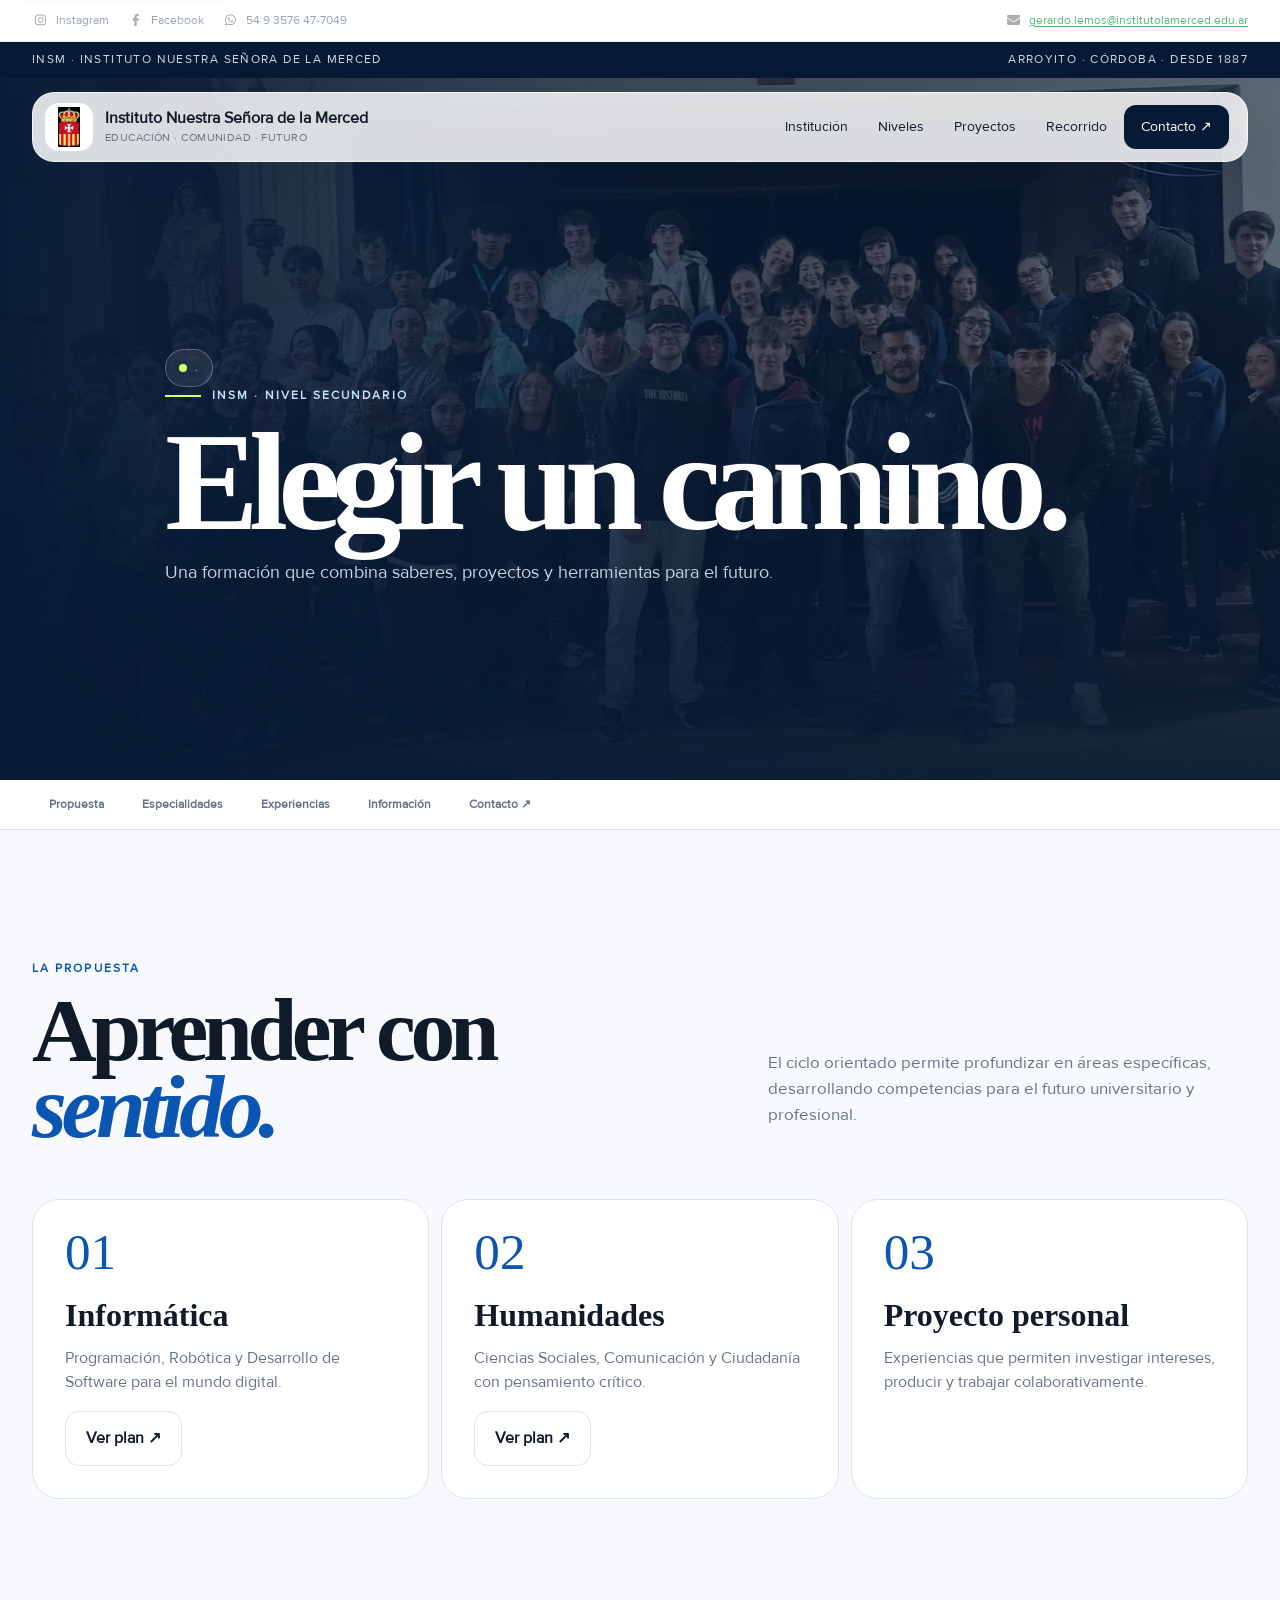
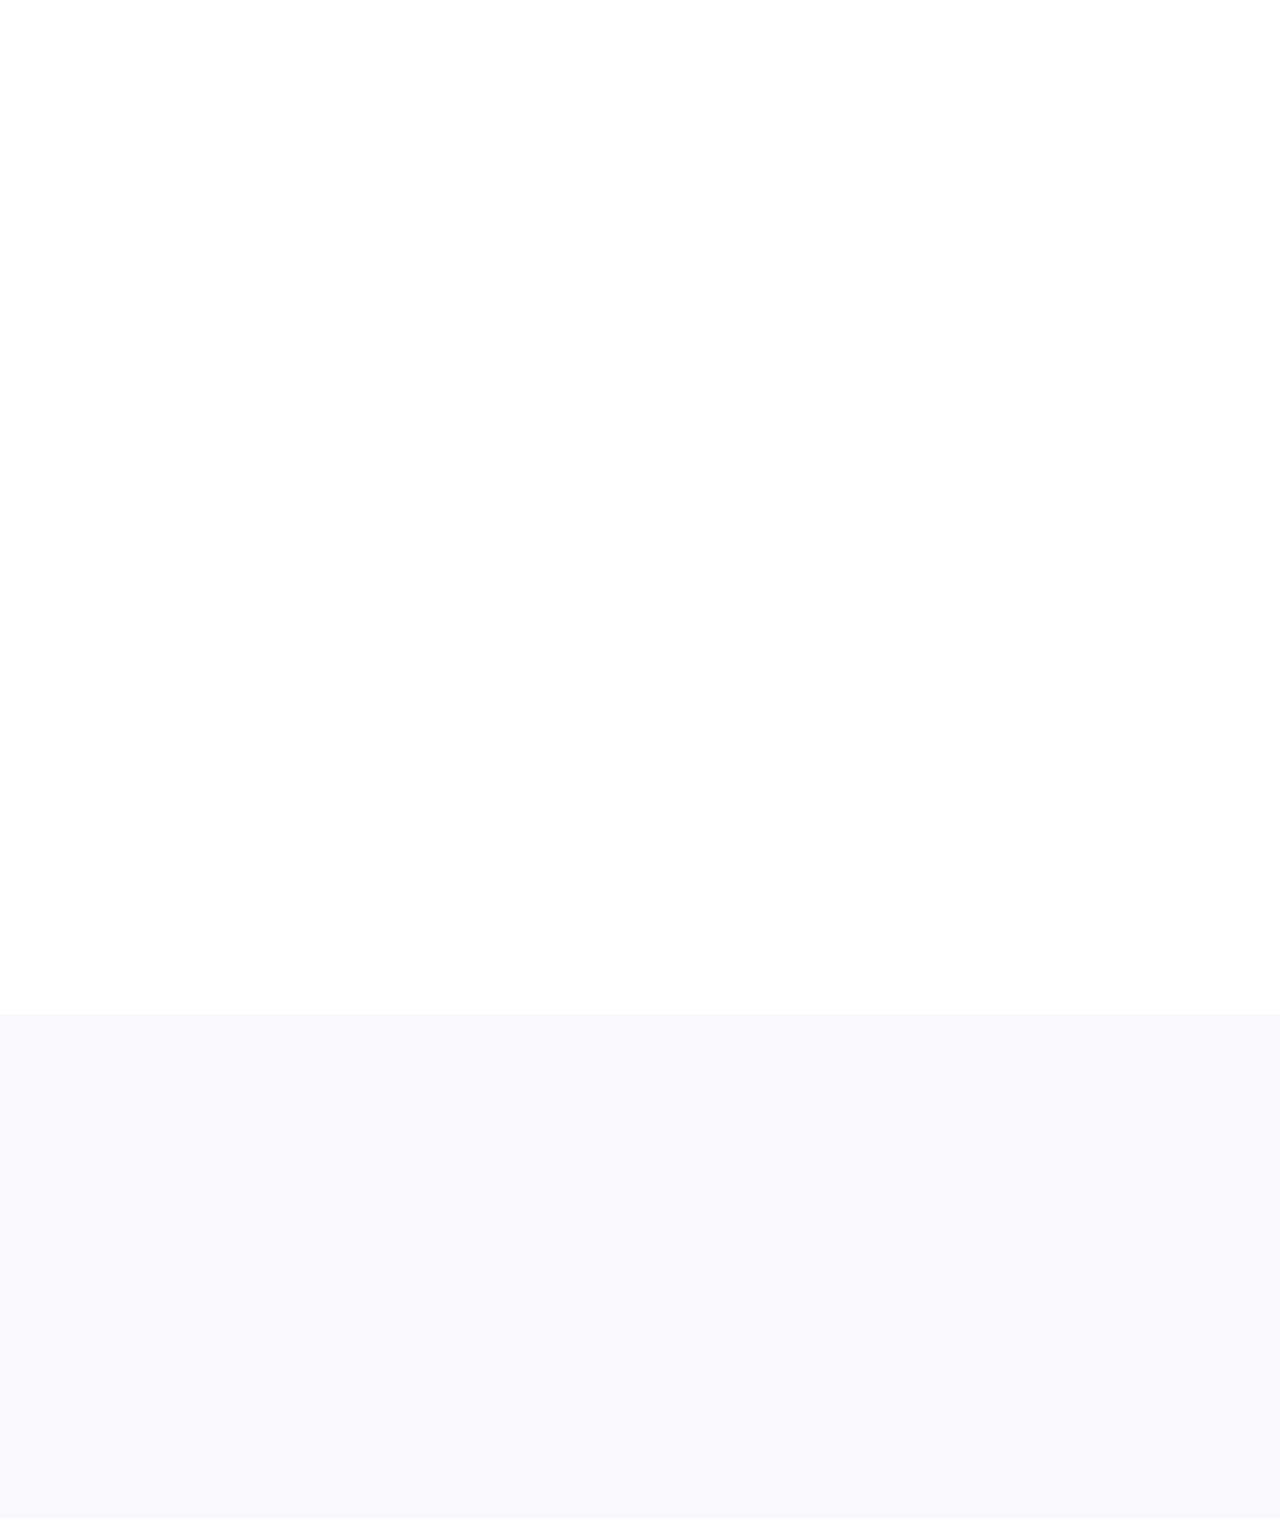
<file: NivelSecundario.html>
<!doctype html>
<html lang="es-AR">
<head>
<meta charset="utf-8"/>
<meta content="width=device-width, initial-scale=1" name="viewport"/>
<meta content="Instituto Nuestra Señora de la Merced" name="author"/>
<meta content="strict-origin-when-cross-origin" name="referrer"/>
<title>Nivel Secundario · INSM</title>
<meta content="Conocé el Nivel Secundario del Instituto Nuestra Señora de la Merced: orientaciones, proyectos, especialidades y comunidad educativa." name="description"/>
<link href="img/favicon.ico" rel="icon"/>
<link href="modern.css" rel="stylesheet"/>
<meta content="index,follow,max-image-preview:large,max-snippet:-1,max-video-preview:-1" name="robots"/><link href="https://web95.vercel.app/NivelSecundario.html" rel="canonical"/><meta content="website" property="og:type"/><meta content="Nivel Secundario · INSM" property="og:title"><meta content="Conocé el Nivel Secundario del Instituto Nuestra Señora de la Merced: orientaciones, proyectos, especialidades y comunidad educativa." property="og:description"/><meta content="https://web95.vercel.app/NivelSecundario.html" property="og:url"/><meta content="INSM · Instituto Nuestra Señora de la Merced" property="og:site_name"/><meta content="summary_large_image" name="twitter:card"/><meta content="Nivel Secundario · INSM" name="twitter:title"/><meta content="Conocé el Nivel Secundario del Instituto Nuestra Señora de la Merced: orientaciones, proyectos, especialidades y comunidad educativa." name="twitter:description"/><meta content="light" name="color-scheme"/><meta content="#071a35" name="theme-color"/>
<link href="site.webmanifest" rel="manifest"/>

<meta content="https://web95.vercel.app/img/secundario1.webp" property="og:image"/><meta content="https://web95.vercel.app/img/secundario1.webp" name="twitter:image"/><script type="application/ld+json">{"@context":"https://schema.org","@graph":[{"@type":"EducationalOrganization","@id":"https://web95.vercel.app/#organization","name":"Instituto Nuestra Señora de la Merced","alternateName":"INSM","url":"https://web95.vercel.app/","logo":"https://web95.vercel.app/img/logo-fast.webp","description":"Instituto Nuestra Señora de la Merced de Arroyito, Córdoba: educación mercedaria, niveles educativos, proyectos, comunidad e inscripciones.","address":{"@type":"PostalAddress","streetAddress":"9 de Julio 465","addressLocality":"Arroyito","addressRegion":"Córdoba","postalCode":"2434","addressCountry":"AR"},"sameAs":["https://www.instagram.com/mercedariasarroyito/","https://www.facebook.com/estilomercedarioarroyito","https://www.youtube.com/@INSM.DIGITAL","https://www.tiktok.com/@insm.digital"]},{"@type":"WebSite","@id":"https://web95.vercel.app/#website","url":"https://web95.vercel.app/","name":"INSM · Instituto Nuestra Señora de la Merced","publisher":{"@id":"https://web95.vercel.app/#organization"},"inLanguage":"es-AR"},{"@type":"BreadcrumbList","itemListElement":[{"@type":"ListItem","position":1,"name":"Inicio","item":"https://web95.vercel.app/"},{"@type":"ListItem","position":2,"name":"Nivel Secundario","item":"https://web95.vercel.app/NivelSecundario.html"}]}]}</script></head>
<body><a class="skip-link" href="#contenido">Saltar al contenido principal</a>
<!-- BARRA SOCIAL Y DE CONTACTO -->
<div class="social-contact-bar">
<div class="container social-contact-shell">
<div class="social-group">
<a aria-label="Instagram" href="https://www.instagram.com/mercedariasarroyito/" rel="noopener" target="_blank"><img alt="Instagram" decoding="async" height="64" loading="lazy" src="img/social/instagram.webp" width="64"/>
<span>Instagram</span>
</a>
<a aria-label="Facebook" href="https://www.facebook.com/estilomercedarioarroyito" rel="noopener" target="_blank"><img alt="Facebook" decoding="async" height="64" loading="lazy" src="img/social/facebook.webp" width="64"/>
<span>Facebook</span>
</a>
<a aria-label="WhatsApp" href="https://wa.me/5493576477049" rel="noopener" target="_blank"><img alt="WhatsApp" decoding="async" height="64" loading="lazy" src="img/social/whatsapp.webp" width="64"/>
<span>54 9 3576 47-7049</span>
</a>
</div>
<div class="contact-group">
<a aria-label="Correo electrónico" href="mailto:gerardo.lemos@institutolamerced.edu.ar">
<img alt="Gmail" decoding="async" height="64" loading="lazy" src="img/social/gmail.webp" width="64"/>
<span>gerardo.lemos@institutolamerced.edu.ar</span>
</a>
</div>
</div>
</div>
<div class="progress"></div>

<!-- LÍNEA SUPERIOR -->
<div class="topline">
<div class="container">
<span>INSM · Instituto Nuestra Señora de la Merced</span>
<span>Arroyito · Córdoba · Desde 1887</span>
</div>
</div>
<!-- NAVEGACIÓN -->
<header class="site-nav">
<div class="container nav-shell">
<a class="brand" href="index.html">
<img alt="INSM" class="brand-mark" decoding="async" fetchpriority="high" height="180" loading="eager" src="img/logo-fast.webp" width="180"/>
<span class="brand-text">
                    Instituto Nuestra Señora de la Merced
                    <small>EDUCACIÓN · COMUNIDAD · FUTURO</small>
</span>
</a>
<nav aria-label="Navegación principal" class="nav-links">
<a href="NuestroColegio.html">Institución</a>
<a href="index.html#niveles">Niveles</a>
<a href="Proyectos.html">Proyectos</a>
<a href="index.html#recorrido">Recorrido</a>
<a class="nav-cta" href="Contacto.html">
                    Contacto ↗
                </a>
</nav>
<button aria-controls="mobileMenu" aria-expanded="false" aria-label="Abrir menú" class="menu-toggle" type="button">
                ☰
            </button>
</div>
</header>
<!-- MENÚ MOBILE -->
<div class="mobile-menu" id="mobileMenu">
<a href="NuestroColegio.html">Institución</a>
<a href="index.html#niveles">Niveles</a>
<a href="Proyectos.html">Proyectos</a>
<a href="index.html#recorrido">Recorrido</a>
<a href="Contacto.html">Contacto</a>
</div>
<main id="contenido">
<!-- HERO -->
<section class="page-hero">
<div class="page-hero-bg">
<img alt="Nivel Secundario" decoding="async" fetchpriority="high" height="843" loading="eager" src="img/secundario2.webp" width="1500"/>
</div>
<div class="container page-hero-content">
<div class="hero-badge">
                    .
                </div>
<div class="eyebrow reveal">
                    INSM · Nivel Secundario
                </div>
<h1 class="reveal delay-1">
                    Elegir un camino.
                </h1>
<p class="reveal delay-2">
                    Una formación que combina saberes,
                    proyectos y herramientas para el futuro.
                </p>
</div>
</section>
<!-- NAVEGACIÓN DE SECCIONES -->
<nav aria-label="Navegación principal" class="section-nav">
<div class="container">
<a href="#propuesta">Propuesta</a>
<a href="#especialidades">Especialidades</a>
<a href="#experiencias">Experiencias</a>
<a href="#info">Información</a>
<a href="Contacto.html">Contacto ↗</a>
</div>
</nav>
<!-- PROPUESTA -->
<section class="section" id="propuesta">
<div class="container">
<div class="section-head reveal">
<div>
<div class="section-label">
                            La propuesta
                        </div>
<h2 class="display">
                            Aprender con <em>sentido.</em>
</h2>
</div>
<p class="section-intro">
                        El ciclo orientado permite profundizar en áreas
                        específicas, desarrollando competencias para el
                        futuro universitario y profesional.
                    </p>
</div>
<div class="feature-cards">
<article class="feature-card reveal">
<div class="big-num">01</div>
<h3>Informática</h3>
<p>
                            Programación, Robótica y Desarrollo de
                            Software para el mundo digital.
                        </p>
<a class="btn" href="#informatica">
                            Ver plan ↗
                        </a>
</article>
<article class="feature-card reveal delay-1">
<div class="big-num">02</div>
<h3>Humanidades</h3>
<p>
                            Ciencias Sociales, Comunicación y
                            Ciudadanía con pensamiento crítico.
                        </p>
<a class="btn" href="#humanidades">
                            Ver plan ↗
                        </a>
</article>
<article class="feature-card reveal delay-2">
<div class="big-num">03</div>
<h3>Proyecto personal</h3>
<p>
                            Experiencias que permiten investigar
                            intereses, producir y trabajar
                            colaborativamente.
                        </p>
</article>
</div>
</div>
</section>
<!-- ESPECIALIDADES -->
<section class="section white" id="especialidades">
<div class="container">
<div class="section-head">
<div>
<div class="section-label">
                            Nuestras especialidades
                        </div>
<h2 class="display">
                            Elegí tu <em>recorrido.</em>
</h2>
</div>
<p class="section-intro">
                        Dos orientaciones para profundizar intereses,
                        desarrollar nuevas herramientas y prepararte
                        para tus próximos desafíos.
                    </p>
</div>
<!-- INTRODUCCIÓN -->
<div class="level-intro">
<div class="level-intro-card">
<div class="section-label">
                            Tu elección
                        </div>
<h3>
                            Informática o Humanidades.
                        </h3>
<p>
                            Conocé las materias de cada año, distinguí
                            los espacios propios de cada orientación y
                            descargá el plan de estudios completo.
                        </p>
</div>
<div class="level-stat-card">
<strong>2</strong>
<span>
                            especialidades para elegir
                        </span>
</div>
</div>
<!-- INFORMÁTICA -->
<div class="specialty-card" id="informatica">
<div class="specialty-top">
<div>
<div class="section-label">
                                Especialidad 01 · Tecnología
                            </div>
<h3>
                                Informática.
                            </h3>
<p>
                                Programación, robótica, desarrollo de
                                software, sistemas digitales y
                                comunicación audiovisual.
                            </p>
</div>
<a class="btn" download="" href="info/Plan-Informatica.pdf">
                            Descargar plan PDF ↓
                        </a>
</div>
<div class="year-grid">
<!-- 4º INFORMÁTICA -->
<article class="year-card">
<div class="year">4º</div>
<div class="subject-list">
<span class="subject">Matemática</span>
<span class="subject">Lengua y Literatura</span>
<span class="subject">Biología</span>
<span class="subject">Geografía</span>
<span class="subject">Historia</span>
<span class="subject">Inglés</span>
<span class="subject">Artes Visuales</span>
<span class="subject">Educación Física</span>
<span class="subject">
                                    Formación para la Vida y el Trabajo
                                </span>
<span class="subject major">
                                    Sistemas Digitales de Información
                                </span>
<span class="subject major">
                                    Técnicas y Lenguajes de Programación
                                </span>
<span class="subject">
                                    Educación Religiosa Escolar
                                </span>
</div>
</article>
<!-- 5º INFORMÁTICA -->
<article class="year-card">
<div class="year">5º</div>
<div class="subject-list">
<span class="subject">Matemática</span>
<span class="subject">Lengua y Literatura</span>
<span class="subject">Física</span>
<span class="subject">Geografía</span>
<span class="subject">Historia</span>
<span class="subject">Inglés</span>
<span class="subject">Música</span>
<span class="subject">Psicología</span>
<span class="subject">Educación Física</span>
<span class="subject major">
                                    Sistemas Digitales de Información
                                </span>
<span class="subject major">
                                    Comunicación Audiovisual
                                </span>
<span class="subject major">
                                    Desarrollo de Soluciones Informáticas
                                </span>
<span class="subject major">
                                    Robótica y Sistemas de Control Computarizados
                                </span>
<span class="subject">
                                    Educación Religiosa Escolar
                                </span>
</div>
</article>
<!-- 6º INFORMÁTICA -->
<article class="year-card">
<div class="year">6º</div>
<div class="subject-list">
<span class="subject">Matemática</span>
<span class="subject">Lengua y Literatura</span>
<span class="subject">Química</span>
<span class="subject">Geografía</span>
<span class="subject">Historia</span>
<span class="subject">Inglés</span>
<span class="subject">Teatro</span>
<span class="subject">Ciudadanía y Política</span>
<span class="subject">Filosofía</span>
<span class="subject">Educación Física</span>
<span class="subject major">
                                    Desarrollo de Soluciones Informáticas
                                </span>
<span class="subject major">
                                    Aplicaciones Informáticas
                                </span>
<span class="subject major">
                                    Informática Aplicada
                                </span>
<span class="subject">
                                    Educación Religiosa Escolar
                                </span>
</div>
</article>
</div>
<div class="specialty-footer">
<strong>Espacios específicos:</strong>

                        Sistemas Digitales de Información ·
                        Técnicas y Lenguajes de Programación ·
                        Desarrollo de Soluciones Informáticas ·
                        Robótica y Sistemas de Control Computarizados ·
                        Informática Aplicada ·
                        Aplicaciones Informáticas ·
                        Comunicación Audiovisual.

                    </div>
</div>
<!-- HUMANIDADES -->
<div class="specialty-card" id="humanidades">
<div class="specialty-top">
<div>
<div class="section-label">
                                Especialidad 02 · Ciencias Sociales
                            </div>
<h3>
                                Humanidades.
                            </h3>
<p>
                                Ciencias sociales, comunicación,
                                ciudadanía y pensamiento crítico para
                                comprender la realidad y participar
                                en ella.
                            </p>
</div>
<a class="btn" download="" href="info/Plan de Estudios - Ciencias Sociales y Humanidades.pdf">
                            Descargar plan PDF ↓
                        </a>
</div>
<div class="year-grid">
<!-- 4º HUMANIDADES -->
<article class="year-card">
<div class="year">4º</div>
<div class="subject-list">
<span class="subject">Matemática</span>
<span class="subject">Lengua y Literatura</span>
<span class="subject">Biología</span>
<span class="subject">Geografía</span>
<span class="subject">Historia</span>
<span class="subject">Inglés</span>
<span class="subject">Artes Visuales</span>
<span class="subject">Educación Física</span>
<span class="subject">
                                    Formación para la Vida y el Trabajo
                                </span>
<span class="subject major">
                                    Antropología Social y Cultural
                                </span>
<span class="subject major">
                                    Tecnologías de la Información y la Comunicación
                                </span>
<span class="subject major">
                                    Sociedad, Cultura y Comunicación
                                </span>
</div>
</article>
<!-- 5º HUMANIDADES -->
<article class="year-card">
<div class="year">5º</div>
<div class="subject-list">
<span class="subject">Matemática</span>
<span class="subject">Lengua y Literatura</span>
<span class="subject">Física</span>
<span class="subject">Geografía</span>
<span class="subject">Historia</span>
<span class="subject">Inglés</span>
<span class="subject">Música</span>
<span class="subject">Psicología</span>
<span class="subject">Educación Física</span>
<span class="subject">
                                    Formación para la Vida y el Trabajo
                                </span>
<span class="subject major">
                                    Sociología
                                </span>
<span class="subject major">
                                    Metodología
                                </span>
<span class="subject">
                                    Educación Religiosa Escolar
                                </span>
</div>
</article>
<!-- 6º HUMANIDADES -->
<article class="year-card">
<div class="year">6º</div>
<div class="subject-list">
<span class="subject">Matemática</span>
<span class="subject">Lengua y Literatura</span>
<span class="subject">Química</span>
<span class="subject">Geografía</span>
<span class="subject">Historia</span>
<span class="subject">Inglés</span>
<span class="subject">Teatro</span>
<span class="subject">Ciudadanía y Política</span>
<span class="subject">Filosofía</span>
<span class="subject">Educación Física</span>
<span class="subject">
                                    Formación para la Vida y el Trabajo
                                </span>
<span class="subject major">
                                    Economía Política
                                </span>
<span class="subject major">
                                    Sociedad, Cultura y Comunicación
                                </span>
<span class="subject">
                                    Educación Religiosa Escolar
                                </span>
</div>
</article>
</div>
<div class="specialty-footer">
<strong>Espacios específicos:</strong>

                        Antropología Social y Cultural ·
                        Sociología ·
                        Economía Política ·
                        Tecnologías de la Información y la Comunicación ·
                        Sociedad, Cultura y Comunicación ·
                        Metodología.

                    </div>
</div>
</div>
</section>
<!-- EXPERIENCIAS -->
<section class="section" id="experiencias">
<div class="container content-grid">
<aside class="content-sticky">
<div class="section-label">
                        Experiencia INSM
                    </div>
<h2>
                        Más allá del <em>aula.</em>
</h2>
</aside>
<div class="content-body reveal">
<h3>
                        Una formación para pensar, crear y decidir.
                    </h3>
<p>
                        El Nivel Secundario acompaña una etapa de mayor
                        autonomía y profundización. La propuesta integra
                        formación general con orientaciones que permiten
                        construir recorridos diferentes.
                    </p>
<h3>
                        Áreas curriculares
                    </h3>
<p>
                        Lengua y Literatura · Matemática · Ciencias
                        Naturales · Ciencias Sociales · Inglés ·
                        Educación Física · Artes Visuales · Música ·
                        Tecnologías · Religión y ESI.
                    </p>
<h3>
                        Inglés por niveles
                    </h3>
<p>
                        Los alumnos son agrupados según su conocimiento
                        y manejo real de la lengua, permitiendo un avance
                        más efectivo y personalizado.
                    </p>
</div>
</div>
</section>
<!-- VIDA INSTITUCIONAL -->
<section class="split-image">
<div class="photo inline-bg-secundario"></div>
<div class="content">
<div class="section-label">
                    Vida institucional
                </div>
<h3>
                    Una comunidad que <em>acompaña.</em>
</h3>
<p>
                    La experiencia educativa también se construye en
                    actividades, encuentros, proyectos y momentos
                    compartidos.
                </p>
<div class="pill-row">
<span class="pill">Comunidad</span>
<span class="pill">Proyectos</span>
<span class="pill">Arte</span>
<span class="pill">Deporte</span>
<span class="pill">Convivencia</span>
</div>
</div>
</section>
<!-- INFORMACIÓN -->
<section class="section white" id="info">
<div class="container">
<div class="section-head">
<div>
<div class="section-label">
                            Información
                        </div>
<h2 class="display">
                            Todo lo que necesitás <em>saber.</em>
</h2>
</div>
</div>
<div class="content-body">
<h3>
                        Bienvenida del director
                    </h3>
<p>
                        El Nivel Secundario es un tiempo emocionante y
                        enriquecedor. Acompañamos a los alumnos para
                        convertirse en jóvenes innovadores, dinámicos,
                        flexibles y resilientes, equipados para los
                        desafíos del siglo XXI.
                    </p>
<p>
<strong>Gerardo Lemos</strong>
</p>
<h3>
                        Uniforme escolar
                    </h3>
<p>
<strong>Mujeres:</strong>
                        pollera gris largo a la rodilla, remera de piqué
                        con escudo bordado, pullover escote en V azul
                        bordado, abrigo azul, zapatos negros o zapatillas
                        lisas y cabello recogido con cinta azul.
                    </p>
<p>
<strong>Varones:</strong>
                        pantalón gris de vestir, remera de piqué con
                        escudo bordado, pullover escote en V azul
                        bordado, abrigo azul, medias azules y zapatos
                        negros.
                    </p>
<p>
<strong>Gimnasia:</strong>
                        joggin gris, remera oficial, buzo gris con
                        escudo, zapatillas deportivas y bolsa de higiene
                        completa.
                    </p>
<h3>
                        Requerimientos de inscripción
                    </h3>
<p>
                        Fotocopia del DNI del alumno y padres/tutores ·
                        Partida de nacimiento actualizada · Certificado
                        de estudios del nivel anterior o constancia de
                        alumno regular · Ficha de salud completada y
                        firmada por un médico · Informe de libre deuda
                        si proviene de gestión privada.
                    </p>
<h3>
                        Documentación institucional
                    </h3>
<p>
                        Podés consultar el Acuerdo Escolar de Convivencia,
                        la reglamentación escolar y los acuerdos sobre
                        evaluación y uso del celular.
                    </p>
<div class="pill-row">
<a class="pill" download="" href="info/A. E. C. 2025.pdf">
                            AEC 2025 ↓
                        </a>
<a class="pill" download="" href="info/Normas Uso Del Celular.pdf">
                            Uso del celular ↓
                        </a>
<a class="pill" download="" href="info/Acuerdos-Evaluacion-2025.pdf">
                            Evaluación formativa ↓
                        </a>
</div>
</div>
</div>
</section>
<!-- CONTACTO -->
<section class="cta">
<div class="container cta-grid">
<div>
<div class="section-label">
                        ¿Querés consultar?
                    </div>
<h2>
                        Hablemos.
                    </h2>
</div>
<div>
<p>
                        Para consultas, inscripción o información
                        institucional, podés comunicarte con el INSM.
                    </p>
<a class="btn" href="Contacto.html">
                        Contacto ↗
                    </a>
</div>
</div>
</section>
</main>
<!-- FOOTER -->
<footer class="footer">
<div class="container footer-grid">
<div>
<div class="footer-brand">
                    INSM
                </div>
<p>
                    Instituto Nuestra Señora de la Merced.<br/>
                    9 de Julio 465 · Arroyito, Córdoba.
                </p>
</div>
<div>
<h3>Niveles</h3>
<a href="NivelInicial.html">Inicial</a>
<a href="NivelPrimario.html">Primario</a>
<a href="NivelSecundario.html">Secundario</a>
<a href="NivelTerciario.html">Superior</a>
</div>
<div>
<h3>Explorar</h3>
<a href="NuestroColegio.html">
                    Nuestra institución
                </a>
<a href="Proyectos.html">
                    Proyectos
                </a>
<a href="Contacto.html">
                    Contacto
                </a>
</div>
<div>
<h3>Comunidad</h3>
<a href="https://www.instagram.com/mercedariasarroyito/" rel="noopener" target="_blank">
                    Instagram ↗
                </a>
<a href="https://www.youtube.com/@INSM.DIGITAL" rel="noopener" target="_blank">
                    YouTube ↗
                </a>
<a href="https://www.tiktok.com/@insm.digital" rel="noopener" target="_blank">
                    TikTok ↗
                </a>
</div>
</div>
<div class="container footer-bottom">
<span>
                © INSM · Instituto Nuestra Señora de la Merced
            </span>
<span>
                Educación · Comunidad · Futuro
            </span>
</div>
</footer>
<script src="site.js" defer></script>
</body>
</html>
</file>
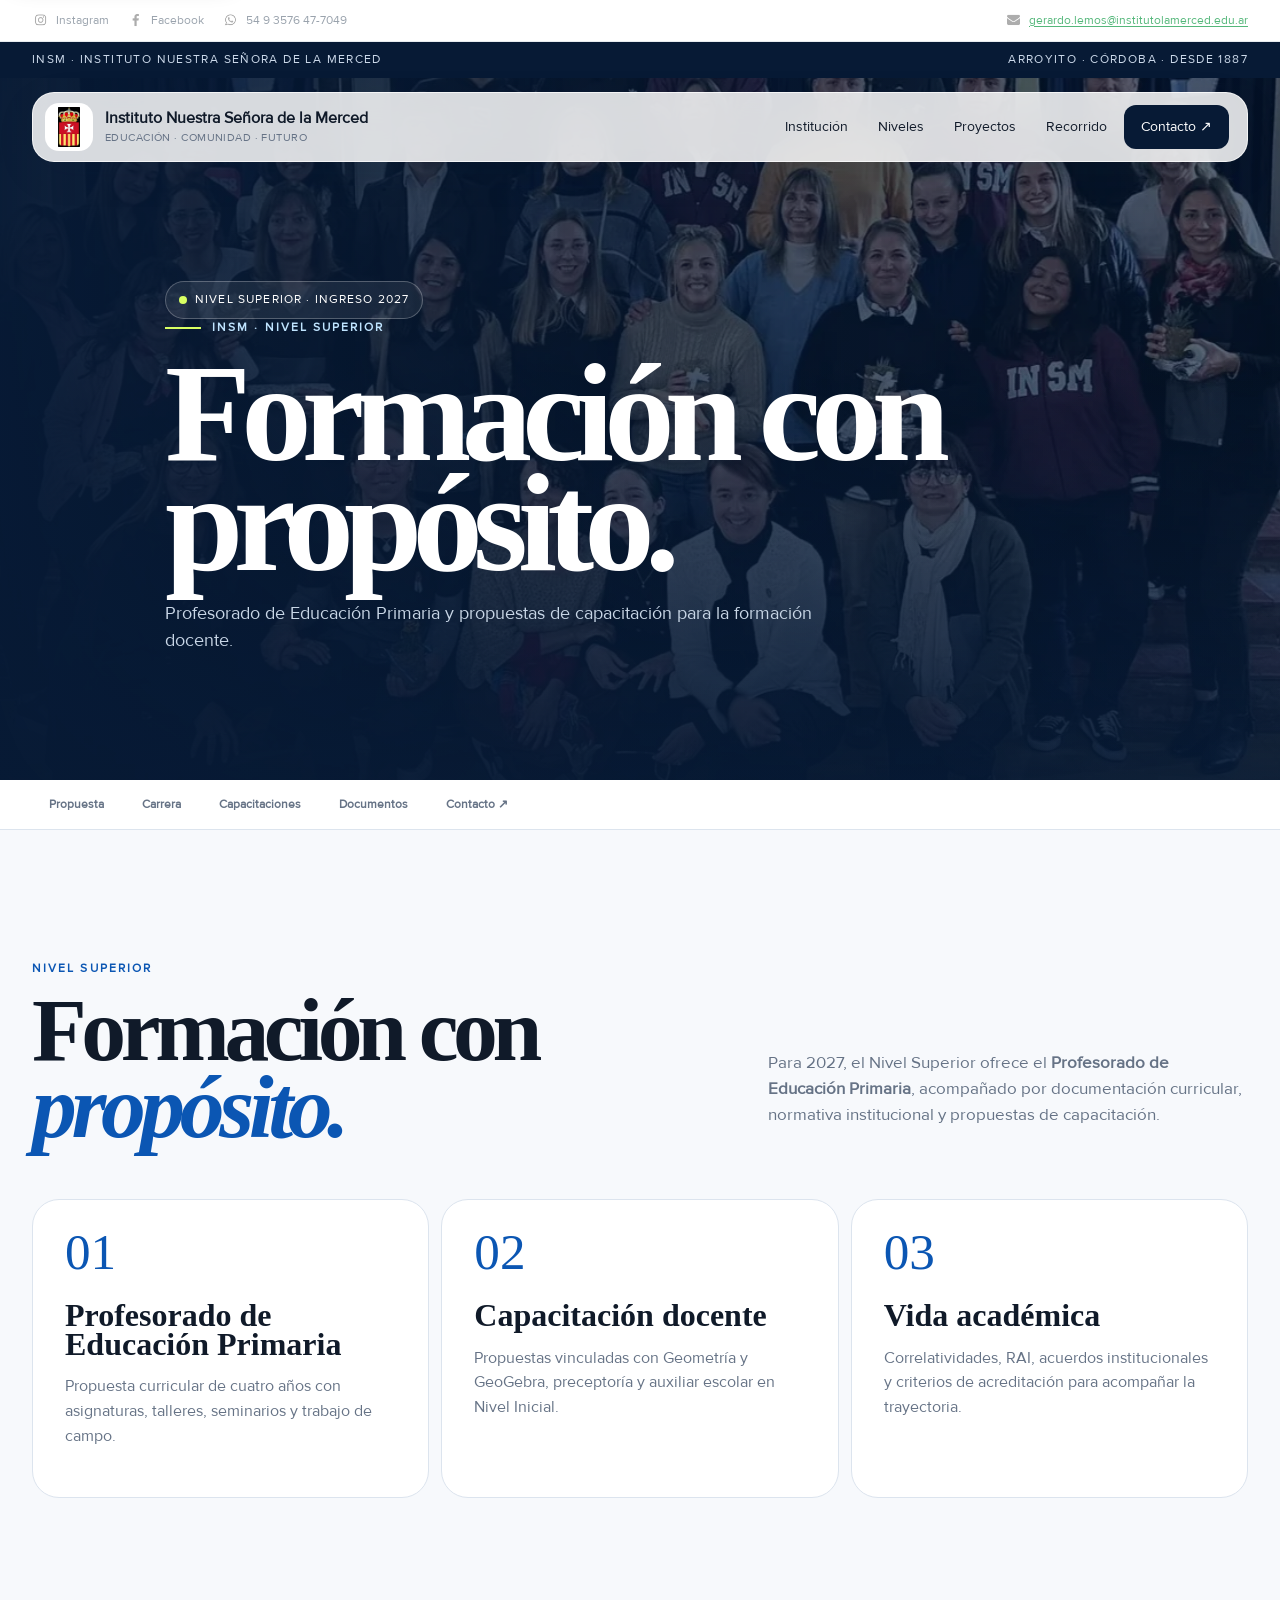
<file: NivelTerciario.html>
<!doctype html>
<html lang="es-AR"><head><meta charset="utf-8"/><meta content="width=device-width,initial-scale=1" name="viewport"/><meta content="Instituto Nuestra Señora de la Merced" name="author"/><meta content="strict-origin-when-cross-origin" name="referrer"/><title>Nivel Superior · INSM</title><meta content="Conocé el Nivel Superior del Instituto Nuestra Señora de la Merced de Arroyito y su propuesta de formación profesional." name="description"/><link href="img/favicon.ico" rel="icon"/><link href="modern.css" rel="stylesheet"/><meta content="index,follow,max-image-preview:large,max-snippet:-1,max-video-preview:-1" name="robots"/><link href="https://web95.vercel.app/NivelTerciario.html" rel="canonical"/><meta content="website" property="og:type"/><meta content="Nivel Superior · INSM" property="og:title"/><meta content="Conocé el Nivel Superior del Instituto Nuestra Señora de la Merced de Arroyito y su propuesta de formación profesional." property="og:description"><meta content="https://web95.vercel.app/NivelTerciario.html" property="og:url"/><meta content="INSM · Instituto Nuestra Señora de la Merced" property="og:site_name"/><meta content="summary_large_image" name="twitter:card"/><meta content="Nivel Superior · INSM" name="twitter:title"/><meta content="Conocé el Nivel Superior del Instituto Nuestra Señora de la Merced de Arroyito y su propuesta de formación profesional." name="twitter:description"/><meta content="light" name="color-scheme"/><meta content="#071a35" name="theme-color"/>
<link href="site.webmanifest" rel="manifest"/>

<meta content="https://web95.vercel.app/img/DIA%20del%20profesor.webp" property="og:image"/><meta content="https://web95.vercel.app/img/DIA%20del%20profesor.webp" name="twitter:image"/><script type="application/ld+json">{"@context":"https://schema.org","@graph":[{"@type":"EducationalOrganization","@id":"https://web95.vercel.app/#organization","name":"Instituto Nuestra Señora de la Merced","alternateName":"INSM","url":"https://web95.vercel.app/","logo":"https://web95.vercel.app/img/logo-fast.webp","description":"Instituto Nuestra Señora de la Merced de Arroyito, Córdoba: educación mercedaria, niveles educativos, proyectos, comunidad e inscripciones.","address":{"@type":"PostalAddress","streetAddress":"9 de Julio 465","addressLocality":"Arroyito","addressRegion":"Córdoba","postalCode":"2434","addressCountry":"AR"},"sameAs":["https://www.instagram.com/mercedariasarroyito/","https://www.facebook.com/estilomercedarioarroyito","https://www.youtube.com/@INSM.DIGITAL","https://www.tiktok.com/@insm.digital"],"email":"gerardo.lemos@institutolamerced.edu.ar","telephone":"+54 3576 477049","contactPoint":{"@type":"ContactPoint","contactType":"school information","email":"gerardo.lemos@institutolamerced.edu.ar","telephone":"+54 3576 477049","areaServed":"AR","availableLanguage":"es"}},{"@type":"WebSite","@id":"https://web95.vercel.app/#website","url":"https://web95.vercel.app/","name":"INSM · Instituto Nuestra Señora de la Merced","publisher":{"@id":"https://web95.vercel.app/#organization"},"inLanguage":"es-AR"},{"@type":"BreadcrumbList","itemListElement":[{"@type":"ListItem","position":1,"name":"Inicio","item":"https://web95.vercel.app/"},{"@type":"ListItem","position":2,"name":"Nivel Superior","item":"https://web95.vercel.app/NivelTerciario.html"}]}]}</script></head><body><a class="skip-link" href="#contenido">Saltar al contenido principal</a><div class="social-contact-bar"><div class="container social-contact-shell"><div class="social-group"><a aria-label="Instagram" href="https://www.instagram.com/mercedariasarroyito/" rel="noopener" target="_blank"><img alt="Instagram" decoding="async" height="64" loading="lazy" src="img/social/instagram.webp" width="64"/> <span>Instagram</span></a><a aria-label="Facebook" href="https://www.facebook.com/estilomercedarioarroyito" rel="noopener" target="_blank"><img alt="Facebook" decoding="async" height="64" loading="lazy" src="img/social/facebook.webp" width="64"/> <span>Facebook</span></a><a aria-label="WhatsApp" href="https://wa.me/5493576477049" rel="noopener" target="_blank"><img alt="WhatsApp" decoding="async" height="64" loading="lazy" src="img/social/whatsapp.webp" width="64"/> <span>54 9 3576 47-7049</span></a></div><div class="contact-group"><a aria-label="Correo electrónico" href="mailto:gerardo.lemos@institutolamerced.edu.ar"><img alt="Gmail" decoding="async" height="64" loading="lazy" src="img/social/gmail.webp" width="64"/> <span>gerardo.lemos@institutolamerced.edu.ar</span></a></div></div></div><div class="progress"></div><div class="topline"><div class="container"><span>INSM · Instituto Nuestra Señora de la Merced</span><span>Arroyito · Córdoba · Desde 1887</span></div></div><header class="site-nav"><div class="container nav-shell"><a class="brand" href="index.html"><img alt="INSM" class="brand-mark" decoding="async" fetchpriority="high" height="180" loading="eager" src="img/logo-fast.webp" width="180"/><span class="brand-text">Instituto Nuestra Señora de la Merced<small>EDUCACIÓN · COMUNIDAD · FUTURO</small></span></a><nav aria-label="Navegación principal" class="nav-links"><a href="NuestroColegio.html">Institución</a><a href="index.html#niveles">Niveles</a><a href="Proyectos.html">Proyectos</a><a href="index.html#recorrido">Recorrido</a><a class="nav-cta" href="Contacto.html">Contacto ↗</a></nav><button aria-controls="mobileMenu" aria-expanded="false" aria-label="Abrir menú" class="menu-toggle" type="button">☰</button></div></header><div class="mobile-menu" id="mobileMenu"><a href="NuestroColegio.html">Institución</a><a href="index.html#niveles">Niveles</a><a href="Proyectos.html">Proyectos</a><a href="index.html#recorrido">Recorrido</a><a href="Contacto.html">Contacto</a></div><main id="contenido">
<section class="page-hero"><div class="page-hero-bg"><img alt="Nivel Superior" decoding="async" fetchpriority="high" height="824" loading="eager" src="img/DIA del profesor.webp" width="1139"/></div><div class="container page-hero-content"><div class="hero-badge">Nivel Superior · Ingreso 2027</div><div class="eyebrow reveal">INSM · Nivel Superior</div><h1 class="reveal delay-1">Formación con propósito.</h1><p class="reveal delay-2">Profesorado de Educación Primaria y propuestas de capacitación para la formación docente.</p></div></section>
<nav aria-label="Navegación principal" class="section-nav"><div class="container"><a href="#propuesta">Propuesta</a><a href="#carrera">Carrera</a><a href="#capacitaciones">Capacitaciones</a><a href="#documentos">Documentos</a><a href="Contacto.html">Contacto ↗</a></div></nav>
<section class="section" id="propuesta"><div class="container"><div class="section-head reveal"><div><div class="section-label">Nivel Superior</div><h2 class="display">Formación con <em>propósito.</em></h2></div><p class="section-intro">Para 2027, el Nivel Superior ofrece el <strong>Profesorado de Educación Primaria</strong>, acompañado por documentación curricular, normativa institucional y propuestas de capacitación.</p></div><div class="feature-cards"><article class="feature-card reveal"><div class="big-num">01</div><h3>Profesorado de Educación Primaria</h3><p>Propuesta curricular de cuatro años con asignaturas, talleres, seminarios y trabajo de campo.</p></article><article class="feature-card reveal delay-1"><div class="big-num">02</div><h3>Capacitación docente</h3><p>Propuestas vinculadas con Geometría y GeoGebra, preceptoría y auxiliar escolar en Nivel Inicial.</p></article><article class="feature-card reveal delay-2"><div class="big-num">03</div><h3>Vida académica</h3><p>Correlatividades, RAI, acuerdos institucionales y criterios de acreditación para acompañar la trayectoria.</p></article></div></div></section>
<section class="section white" id="carrera"><div class="container"><div class="section-head"><div><div class="section-label">Carrera 2027</div><h2 class="display">Profesorado de <em>Educación Primaria.</em></h2></div><p class="section-intro">Una propuesta de cuatro años para la formación docente, con prácticas, talleres, seminarios y espacios de formación general y específica.</p></div><div class="level-intro"><div class="level-intro-card"><div class="section-label">Propuesta curricular</div><h3>Una carrera para enseñar, acompañar y transformar.</h3><p>Consultá el recorrido completo por año y descargá la propuesta curricular oficial.</p><a class="btn" download="" href="codigo-otros/terciario/Propuesta_Curricular.pdf">Descargar propuesta ↓</a></div><div class="level-stat-card"><strong>4</strong><span>años de formación</span></div></div><div class="academic-years"><article class="academic-year"><h3>1º año</h3><ul><li>Pedagogía</li><li>Psicología y Educación</li><li>Argentina en el Mundo Contemporáneo</li><li>Lenguaje Digital y Audiovisual</li><li>Lenguaje Corporal</li><li>Desarrollo del Pensamiento Matemático</li><li>Oralidad, Lectura y Escritura</li><li>Práctica Docente I: Contextos y Prácticas Educativas</li><li>Problemáticas Socioantropológicas en Educación</li><li>Inglés I</li><li>Formación General Teológica</li></ul></article><article class="academic-year"><h3>2º año</h3><ul><li>Filosofía y Educación</li><li>Didáctica General</li><li>Matemática y su Didáctica I</li><li>Lengua y su Didáctica</li><li>Ciencias Naturales y su Didáctica I</li><li>Ciencias Sociales y su Didáctica I</li><li>Lenguaje Artístico Expresivo</li><li>Práctica Docente II</li><li>Sujetos de la Educación y Convivencia Escolar</li><li>Inglés II</li><li>Educación Religiosa Escolar I</li></ul></article><article class="academic-year"><h3>3º año</h3><ul><li>Historia y Política de la Educación</li><li>Literatura en el Nivel Primario</li><li>Matemática y su Didáctica II</li><li>Ciencias Naturales y su Didáctica II</li><li>Ciencias Sociales y su Didáctica II</li><li>Educación Artístico Expresivo</li><li>TIC y la Enseñanza</li><li>Taller de Ciencias en la Escuela</li><li>Práctica Docente III</li><li>Alfabetización Inicial</li><li>Inglés III</li></ul></article><article class="academic-year"><h3>4º año</h3><ul><li>Educación Física en el Nivel Primario</li><li>Práctica Docente IV y su Residencia</li><li>Ética y Construcción Ciudadana</li><li>Problemáticas y Desafíos del Nivel Primario</li><li>Educación Sexual Integral</li><li>Educación Religiosa Escolar II</li><li>Educación Rural</li><li>Trabajo de Campo</li></ul></article></div></div></section>
<section class="section" id="capacitaciones"><div class="container"><div class="section-head"><div><div class="section-label">Capacitaciones</div><h2 class="display">Propuestas para <em>seguir aprendiendo.</em></h2></div></div><div class="training-grid"><article class="training-card"><div class="num">01</div><h3>La Geometría Euclidiana y el uso del GeoGebra</h3><p><strong>Destinatarios:</strong> docentes de Nivel Primario en actividad o que aspiran a ingresar. Propone repensar la enseñanza de la Geometría mediante exploración, descubrimiento, resolución de problemas y TIC.</p></article><article class="training-card"><div class="num">02</div><h3>Formación para aspirantes al rol de Preceptor/a</h3><p><strong>Destinatarios:</strong> docentes en actividad, profesionales no docentes y docentes aspirantes a ingresar al Sistema Educativo. Modalidad semipresencial.</p></article><article class="training-card"><div class="num">03</div><h3>Formación para aspirantes a Auxiliar Escolar en Nivel Inicial</h3><p><strong>Destinatarios:</strong> docentes en actividad, profesionales no docentes y docentes aspirantes. Aborda funciones, normativas y competencias del rol.</p></article></div></div></section>
<section class="section white" id="documentos"><div class="container"><div class="section-head"><div><div class="section-label">Documentación</div><h2 class="display">Abrí, consultá y <em>descargá.</em></h2></div><p class="section-intro">Los archivos originales del Nivel Superior quedan disponibles para consulta y descarga directa.</p></div><div class="doc-cards"><a class="doc-card" download="" href="codigo-otros/terciario/Propuesta_Curricular.pdf"><span class="doc-icon">PDF</span><div><h3>Propuesta Curricular</h3><p>Plan de estudios del Profesorado.</p></div><span class="download">↓</span></a><a class="doc-card" download="" href="codigo-otros/terciario/Correlatividades_-_Primaria.pdf"><span class="doc-icon">PDF</span><div><h3>Correlatividades</h3><p>Espacios y requisitos de cursado.</p></div><span class="download">↓</span></a><a class="doc-card" download="" href="codigo-otros/terciario/ACUERDOS_DIDACTICOS.pdf"><span class="doc-icon">PDF</span><div><h3>Acuerdos Didácticos</h3><p>Documentación institucional.</p></div><span class="download">↓</span></a><a class="doc-card" download="" href="codigo-otros/terciario/CBA_SAADIPE01_2026_00002276.pdf"><span class="doc-icon">PDF</span><div><h3>AIC · CBA</h3><p>Acuerdos institucionales de convivencia.</p></div><span class="download">↓</span></a><a class="doc-card" download="" href="codigo-otros/terciario/RAI.pdf"><span class="doc-icon">PDF</span><div><h3>RAI</h3><p>Reglamento Académico Institucional.</p></div><span class="download">↓</span></a><a class="doc-card" download="" href="codigo-otros/terciario/Cuadro_de_Acreditacion_y_Condicion_de_estudiante_segun_el_RAI.pdf"><span class="doc-icon">PDF</span><div><h3>Cuadro de acreditación</h3><p>Condición de estudiante según el RAI.</p></div><span class="download">↓</span></a><a class="doc-card" download="" href="codigo-otros/terciario/Docentes%20-%20Nivel%20Superior%202026.xlsx"><span class="doc-icon">XLS</span><div><h3>Docentes 2026</h3><p>Nómina del Nivel Superior.</p></div><span class="download">↓</span></a></div><div class="content-body inline-mt45"><h3>Información académica</h3><p>Las correlatividades indican los requisitos para cursar y rendir los espacios curriculares. El RAI y su cuadro de acreditación complementan la información sobre la trayectoria académica.</p></div></div></section>
<section class="cta"><div class="container cta-grid"><div><div class="section-label">¿Querés consultar?</div><h2>Hablemos.</h2></div><div><p>Para consultas, inscripción o información institucional, podés comunicarte con el INSM.</p><a class="btn" href="Contacto.html">Contacto ↗</a></div></div></section>
</main><footer class="footer"><div class="container footer-grid"><div><div class="footer-brand">INSM</div><p>Instituto Nuestra Señora de la Merced.<br/>9 de Julio 465 · Arroyito, Córdoba.</p></div><div><h3>Niveles</h3><a href="NivelInicial.html">Inicial</a><a href="NivelPrimario.html">Primario</a><a href="NivelSecundario.html">Secundario</a><a href="NivelTerciario.html">Superior</a></div><div><h3>Explorar</h3><a href="NuestroColegio.html">Nuestra institución</a><a href="Proyectos.html">Proyectos</a><a href="Contacto.html">Contacto</a></div><div><h3>Comunidad</h3><a href="https://www.instagram.com/mercedariasarroyito/" rel="noopener" target="_blank">Instagram ↗</a><a href="https://www.youtube.com/@INSM.DIGITAL" rel="noopener" target="_blank">YouTube ↗</a><a href="https://www.tiktok.com/@insm.digital" rel="noopener" target="_blank">TikTok ↗</a></div></div><div class="container footer-bottom"><span>© INSM · Instituto Nuestra Señora de la Merced</span><span><a href="privacidad.html">Privacidad</a> · Educación · Comunidad · Futuro</span></div></footer><script src="site.js" defer></script></body></html>
</file>
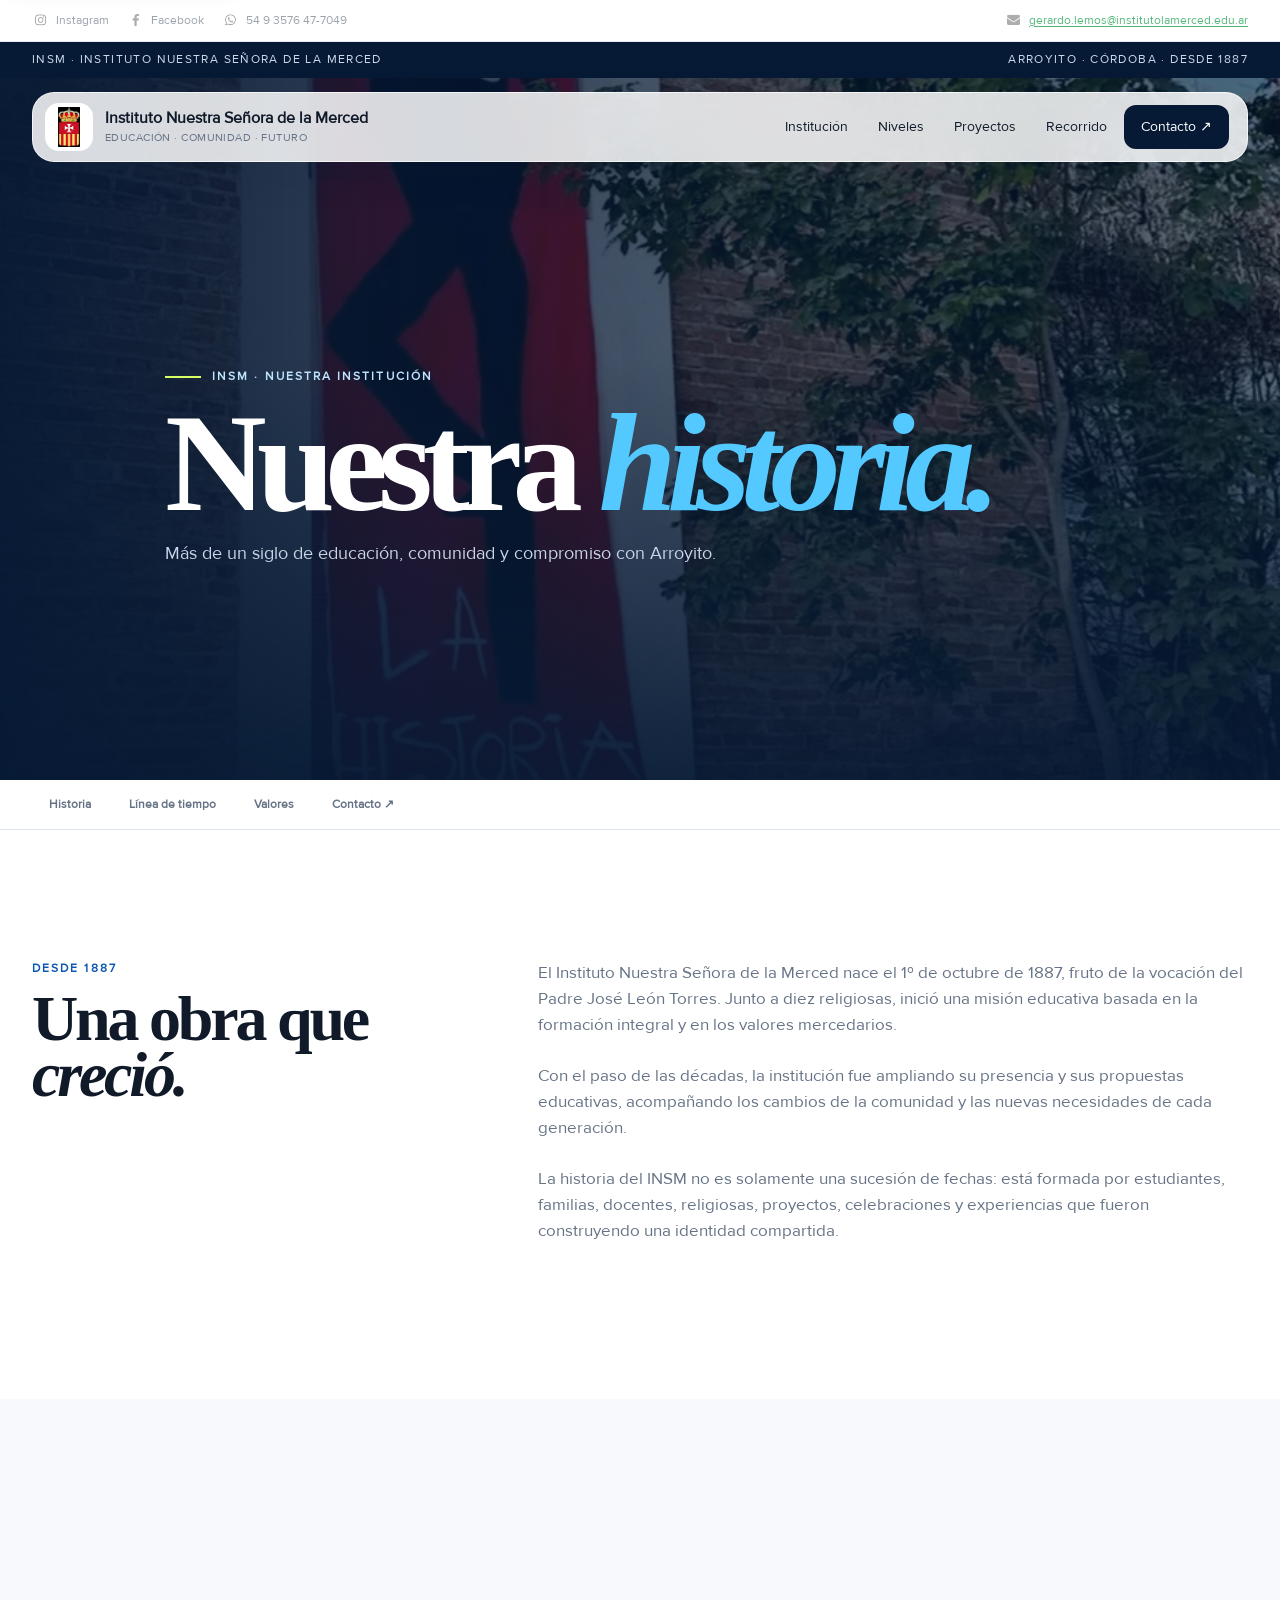
<file: NuestroColegio.html>
<!doctype html>
<html lang="es-AR"><head><meta charset="utf-8"/><meta content="width=device-width,initial-scale=1" name="viewport"/><meta content="Instituto Nuestra Señora de la Merced" name="author"/><meta content="strict-origin-when-cross-origin" name="referrer"/><title>Nuestra institución · INSM</title><meta content="Conocé la historia, identidad, valores y comunidad del Instituto Nuestra Señora de la Merced de Arroyito, Córdoba, desde 1887." name="description"/><link href="img/favicon.ico" rel="icon"/><link href="modern.css" rel="stylesheet"/><meta content="index,follow,max-image-preview:large,max-snippet:-1,max-video-preview:-1" name="robots"/><link href="https://web95.vercel.app/NuestroColegio.html" rel="canonical"/><meta content="website" property="og:type"/><meta content="Nuestra institución · INSM" property="og:title"/><meta content="Conocé la historia, identidad, valores y comunidad del Instituto Nuestra Señora de la Merced de Arroyito, Córdoba, desde 1887." property="og:description"><meta content="https://web95.vercel.app/NuestroColegio.html" property="og:url"/><meta content="INSM · Instituto Nuestra Señora de la Merced" property="og:site_name"/><meta content="summary_large_image" name="twitter:card"/><meta content="Nuestra institución · INSM" name="twitter:title"/><meta content="Conocé la historia, identidad, valores y comunidad del Instituto Nuestra Señora de la Merced de Arroyito, Córdoba, desde 1887." name="twitter:description"/><meta content="light" name="color-scheme"/><meta content="#071a35" name="theme-color"/>
<link href="site.webmanifest" rel="manifest"/>

<meta content="https://web95.vercel.app/img/Historia.webp" property="og:image"/><meta content="https://web95.vercel.app/img/Historia.webp" name="twitter:image"/><script type="application/ld+json">{"@context":"https://schema.org","@graph":[{"@type":"EducationalOrganization","@id":"https://web95.vercel.app/#organization","name":"Instituto Nuestra Señora de la Merced","alternateName":"INSM","url":"https://web95.vercel.app/","logo":"https://web95.vercel.app/img/logo-fast.webp","description":"Instituto Nuestra Señora de la Merced de Arroyito, Córdoba: educación mercedaria, niveles educativos, proyectos, comunidad e inscripciones.","address":{"@type":"PostalAddress","streetAddress":"9 de Julio 465","addressLocality":"Arroyito","addressRegion":"Córdoba","postalCode":"2434","addressCountry":"AR"},"sameAs":["https://www.instagram.com/mercedariasarroyito/","https://www.facebook.com/estilomercedarioarroyito","https://www.youtube.com/@INSM.DIGITAL","https://www.tiktok.com/@insm.digital"],"email":"gerardo.lemos@institutolamerced.edu.ar","telephone":"+54 3576 477049","contactPoint":{"@type":"ContactPoint","contactType":"school information","email":"gerardo.lemos@institutolamerced.edu.ar","telephone":"+54 3576 477049","areaServed":"AR","availableLanguage":"es"}},{"@type":"WebSite","@id":"https://web95.vercel.app/#website","url":"https://web95.vercel.app/","name":"INSM · Instituto Nuestra Señora de la Merced","publisher":{"@id":"https://web95.vercel.app/#organization"},"inLanguage":"es-AR"},{"@type":"BreadcrumbList","itemListElement":[{"@type":"ListItem","position":1,"name":"Inicio","item":"https://web95.vercel.app/"},{"@type":"ListItem","position":2,"name":"Nuestra institución","item":"https://web95.vercel.app/NuestroColegio.html"}]}]}</script></head><body><a class="skip-link" href="#contenido">Saltar al contenido principal</a><div class="social-contact-bar"><div class="container social-contact-shell"><div class="social-group"><a aria-label="Instagram" href="https://www.instagram.com/mercedariasarroyito/" rel="noopener" target="_blank"><img alt="Instagram" decoding="async" height="64" loading="lazy" src="img/social/instagram.webp" width="64"/> <span>Instagram</span></a><a aria-label="Facebook" href="https://www.facebook.com/estilomercedarioarroyito" rel="noopener" target="_blank"><img alt="Facebook" decoding="async" height="64" loading="lazy" src="img/social/facebook.webp" width="64"/> <span>Facebook</span></a><a aria-label="WhatsApp" href="https://wa.me/5493576477049" rel="noopener" target="_blank"><img alt="WhatsApp" decoding="async" height="64" loading="lazy" src="img/social/whatsapp.webp" width="64"/> <span>54 9 3576 47-7049</span></a></div><div class="contact-group"><a aria-label="Correo electrónico" href="mailto:gerardo.lemos@institutolamerced.edu.ar"><img alt="Gmail" decoding="async" height="64" loading="lazy" src="img/social/gmail.webp" width="64"/> <span>gerardo.lemos@institutolamerced.edu.ar</span></a></div></div></div><div class="progress"></div><div class="topline"><div class="container"><span>INSM · Instituto Nuestra Señora de la Merced</span><span>Arroyito · Córdoba · Desde 1887</span></div></div><header class="site-nav"><div class="container nav-shell"><a class="brand" href="index.html"><img alt="INSM" class="brand-mark" decoding="async" fetchpriority="high" height="180" loading="eager" src="img/logo-fast.webp" width="180"/><span class="brand-text">Instituto Nuestra Señora de la Merced<small>EDUCACIÓN · COMUNIDAD · FUTURO</small></span></a><nav aria-label="Navegación principal" class="nav-links"><a href="NuestroColegio.html">Institución</a><a href="index.html#niveles">Niveles</a><a href="Proyectos.html">Proyectos</a><a href="index.html#recorrido">Recorrido</a><a class="nav-cta" href="Contacto.html">Contacto ↗</a></nav><button aria-controls="mobileMenu" aria-expanded="false" aria-label="Abrir menú" class="menu-toggle" type="button">☰</button></div></header><div class="mobile-menu" id="mobileMenu"><a href="NuestroColegio.html">Institución</a><a href="index.html#niveles">Niveles</a><a href="Proyectos.html">Proyectos</a><a href="index.html#recorrido">Recorrido</a><a href="Contacto.html">Contacto</a></div><main id="contenido"><section class="page-hero"><div class="page-hero-bg"><img alt="Historia del INSM" decoding="async" fetchpriority="high" height="1492" loading="eager" src="img/Historia.webp" width="930"/></div><div class="container page-hero-content"><div class="eyebrow reveal">INSM · Nuestra institución</div><h1 class="reveal delay-1">Nuestra <em>historia.</em></h1><p class="reveal delay-2">Más de un siglo de educación, comunidad y compromiso con Arroyito.</p></div></section><nav aria-label="Navegación principal" class="section-nav"><div class="container"><a href="#historia">Historia</a><a href="#linea">Línea de tiempo</a><a href="#valores">Valores</a><a href="Contacto.html">Contacto ↗</a></div></nav><section class="section white" id="historia"><div class="container content-grid"><aside class="content-sticky"><div class="section-label">Desde 1887</div><h2>Una obra que <em>creció.</em></h2></aside><div class="content-body reveal"><p>El Instituto Nuestra Señora de la Merced nace el 1º de octubre de 1887, fruto de la vocación del Padre José León Torres. Junto a diez religiosas, inició una misión educativa basada en la formación integral y en los valores mercedarios.</p><p>Con el paso de las décadas, la institución fue ampliando su presencia y sus propuestas educativas, acompañando los cambios de la comunidad y las nuevas necesidades de cada generación.</p><p>La historia del INSM no es solamente una sucesión de fechas: está formada por estudiantes, familias, docentes, religiosas, proyectos, celebraciones y experiencias que fueron construyendo una identidad compartida.</p></div></div></section><section class="section" id="linea"><div class="container"><div class="section-head"><div><div class="section-label">Trayectoria</div><h2 class="display">Una línea que <em>continúa.</em></h2></div><p class="section-intro">Algunos momentos que forman parte del recorrido institucional.</p></div><div class="timeline"><div class="timeline-item reveal"><div class="year">1887</div><h3>El comienzo</h3><p>Se inicia la obra educativa del Instituto Nuestra Señora de la Merced.</p></div><div class="timeline-item reveal"><div class="year">1917</div><h3>Una comunidad que se consolida</h3><p>La institución continúa creciendo y fortaleciendo su presencia educativa.</p></div><div class="timeline-item reveal"><div class="year">1960</div><h3>Nuevas etapas</h3><p>La propuesta educativa se amplía acompañando el crecimiento de Arroyito.</p></div><div class="timeline-item reveal"><div class="year">1997</div><h3>Transformación</h3><p>La comunidad incorpora nuevas formas de enseñar, aprender y participar.</p></div><div class="timeline-item reveal"><div class="year">2022</div><h3>Mirando hacia adelante</h3><p>El INSM continúa construyendo una educación vinculada con su tiempo.</p></div></div></div></section><section class="section dark" id="valores"><div class="container"><div class="section-head"><div><div class="section-label">Identidad</div><h2 class="display">Formar corazón <em>y conciencia.</em></h2></div><p class="section-intro">Nuestra identidad se expresa en la manera en que aprendemos, participamos y construimos comunidad.</p></div><div class="feature-cards"><article class="feature-card"><div class="big-num">01</div><h3>Interacción</h3><p>Aprender con otros, escuchar, dialogar y construir desde el encuentro.</p></article><article class="feature-card"><div class="big-num">02</div><h3>Participación</h3><p>Ser parte activa de la vida institucional y asumir responsabilidades.</p></article><article class="feature-card"><div class="big-num">03</div><h3>Solidaridad</h3><p>Reconocer al otro y comprometerse con una comunidad más justa y cercana.</p></article></div></div></section><section class="cta"><div class="container cta-grid"><div><div class="section-label">Seguimos escribiendo</div><h2>La historia<br/>sigue.</h2></div><div><p>Conocé también nuestros niveles y los proyectos que forman parte de la vida actual del INSM.</p><a class="btn" href="index.html#niveles">Explorar niveles ↗</a></div></div></section></main><footer class="footer"><div class="container footer-grid"><div><div class="footer-brand">INSM</div><p>Instituto Nuestra Señora de la Merced.<br/>9 de Julio 465 · Arroyito, Córdoba.</p></div><div><h3>Niveles</h3><a href="NivelInicial.html">Inicial</a><a href="NivelPrimario.html">Primario</a><a href="NivelSecundario.html">Secundario</a><a href="NivelTerciario.html">Superior</a></div><div><h3>Explorar</h3><a href="NuestroColegio.html">Nuestra institución</a><a href="Proyectos.html">Proyectos</a><a href="Contacto.html">Contacto</a></div><div><h3>Comunidad</h3><a href="https://www.instagram.com/mercedariasarroyito/" rel="noopener" target="_blank">Instagram ↗</a><a href="https://www.youtube.com/@INSM.DIGITAL" rel="noopener" target="_blank">YouTube ↗</a><a href="https://www.tiktok.com/@insm.digital" rel="noopener" target="_blank">TikTok ↗</a></div></div><div class="container footer-bottom"><span>© INSM · Instituto Nuestra Señora de la Merced</span><span><a href="privacidad.html">Privacidad</a> · Educación · Comunidad · Futuro</span></div></footer><script src="site.js" defer></script></body></html>
</file>
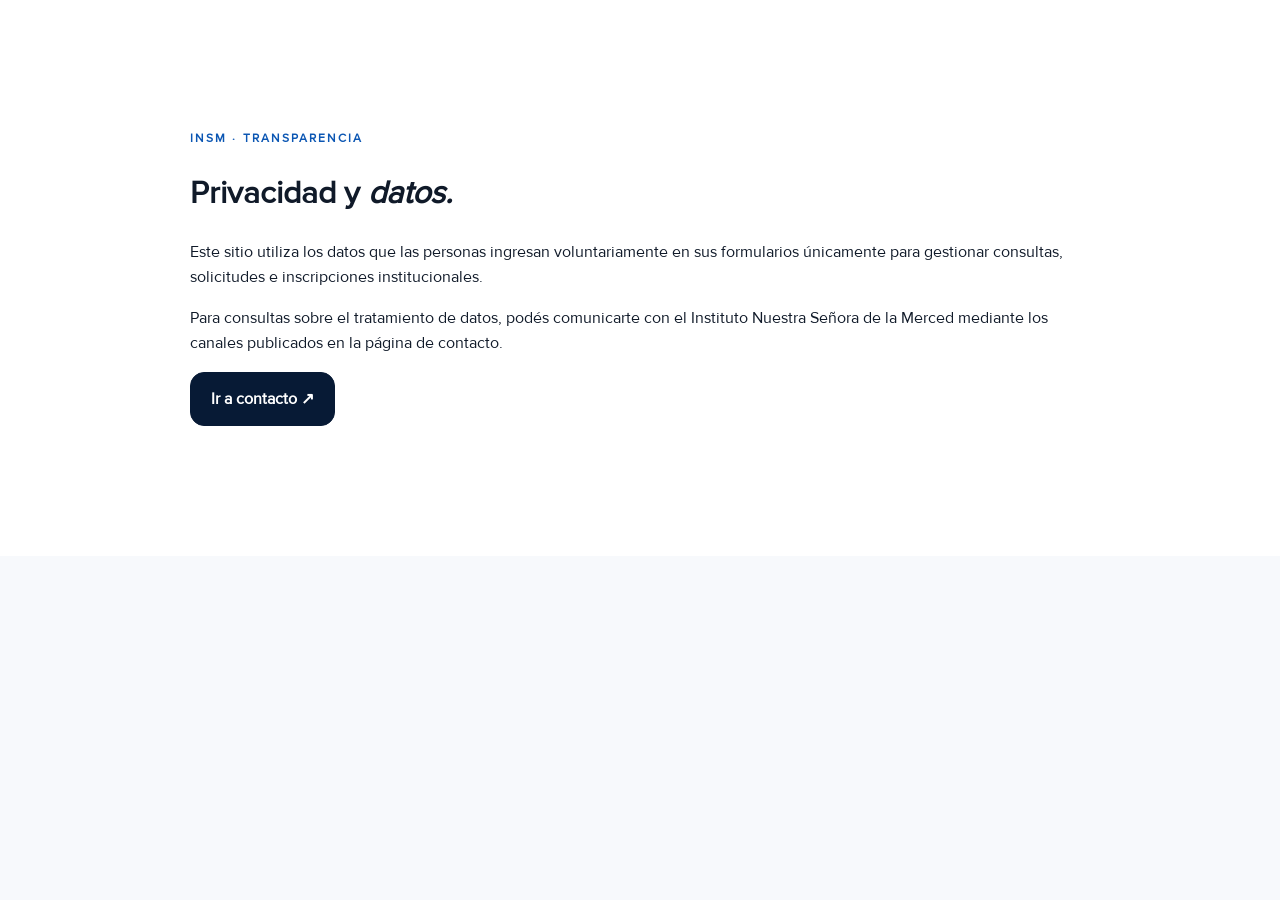
<file: privacidad.html>
<!doctype html>
<html lang="es-AR"><head><meta charset="utf-8"><meta name="viewport" content="width=device-width,initial-scale=1"><meta name="robots" content="index,follow"><meta name="theme-color" content="#071a35"><title>Privacidad · INSM</title><meta name="description" content="Información general sobre privacidad y uso de datos en el sitio del Instituto Nuestra Señora de la Merced."><link rel="icon" href="/img/favicon.ico"><link rel="stylesheet" href="/modern.css"><link rel="manifest" href="site.webmanifest">

<link rel="stylesheet" href="inline-overrides.css"></head><body><main class="section white"><div class="container inline-max-900"><div class="section-label">INSM · Transparencia</div><h1 class="display">Privacidad y <em>datos.</em></h1><p>Este sitio utiliza los datos que las personas ingresan voluntariamente en sus formularios únicamente para gestionar consultas, solicitudes e inscripciones institucionales.</p><p>Para consultas sobre el tratamiento de datos, podés comunicarte con el Instituto Nuestra Señora de la Merced mediante los canales publicados en la página de contacto.</p><a class="btn btn-dark" href="/Contacto.html">Ir a contacto ↗</a></div></main></body></html>
</file>
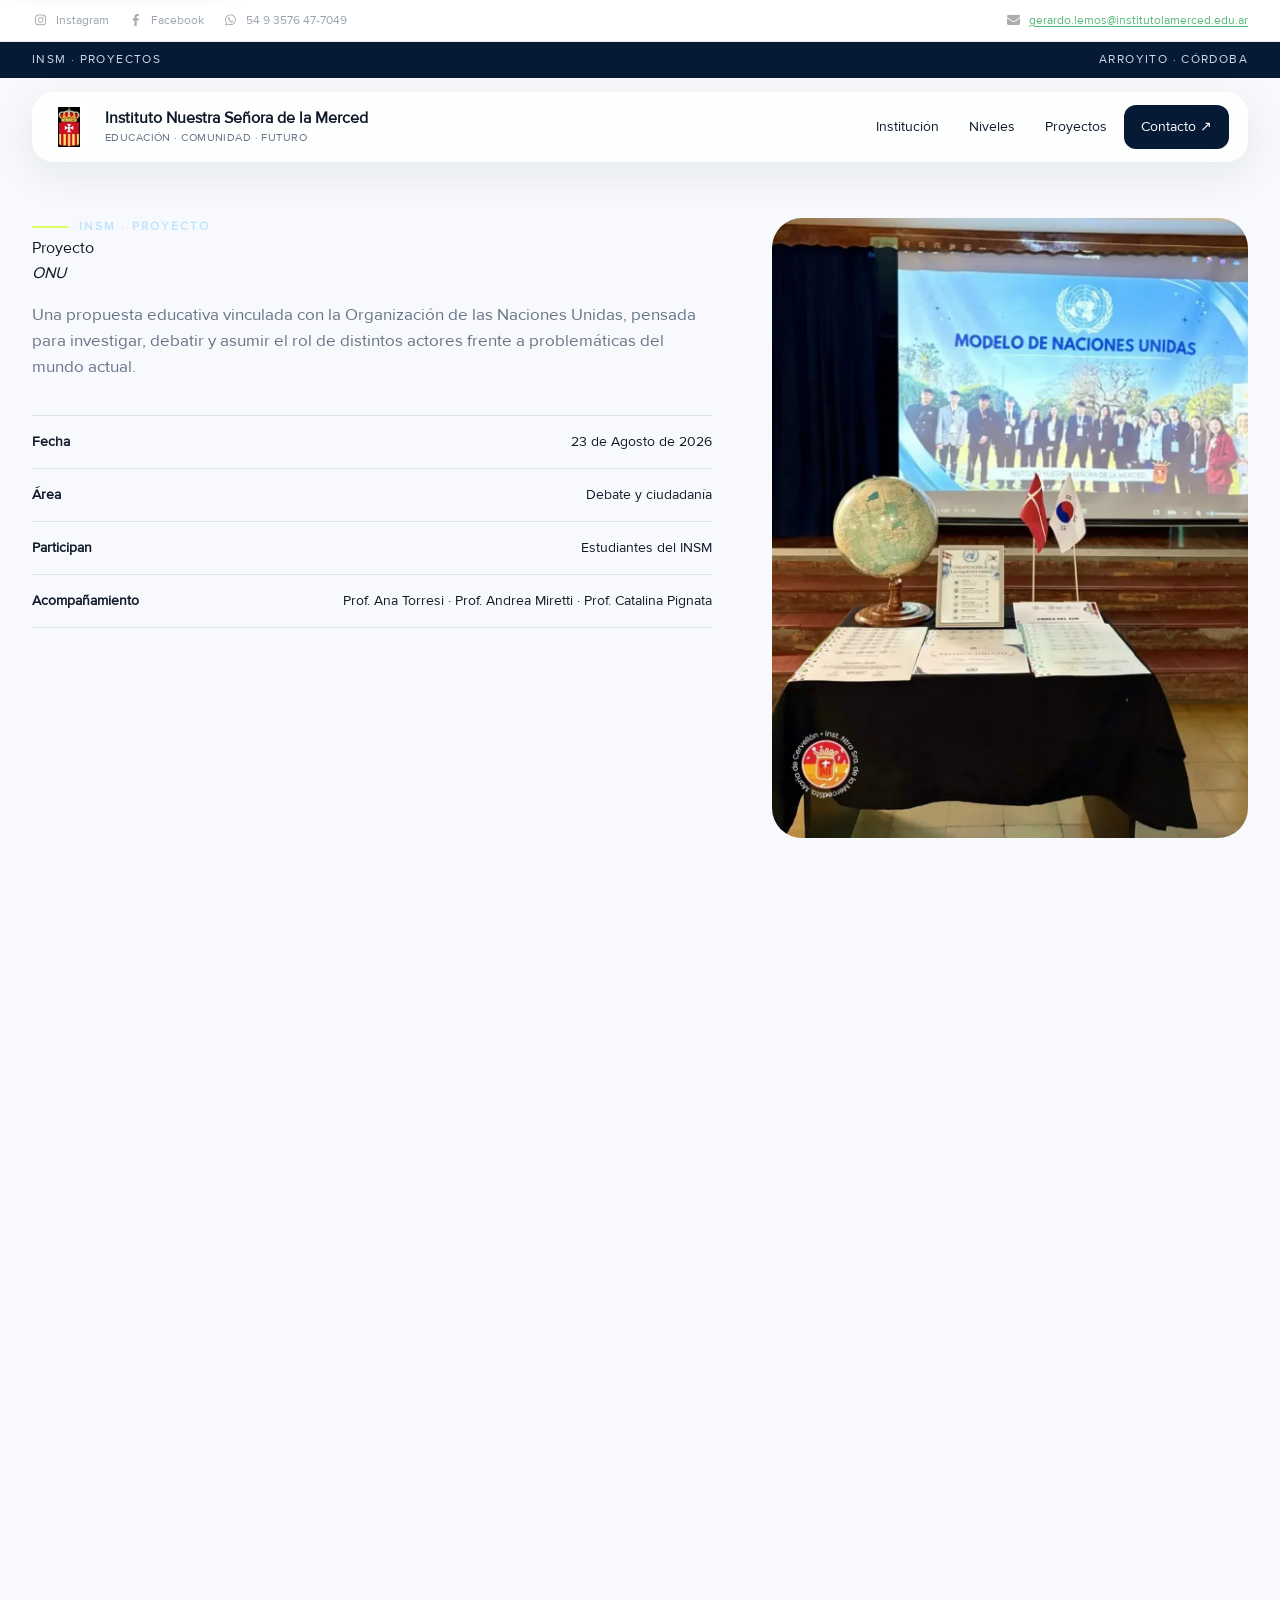
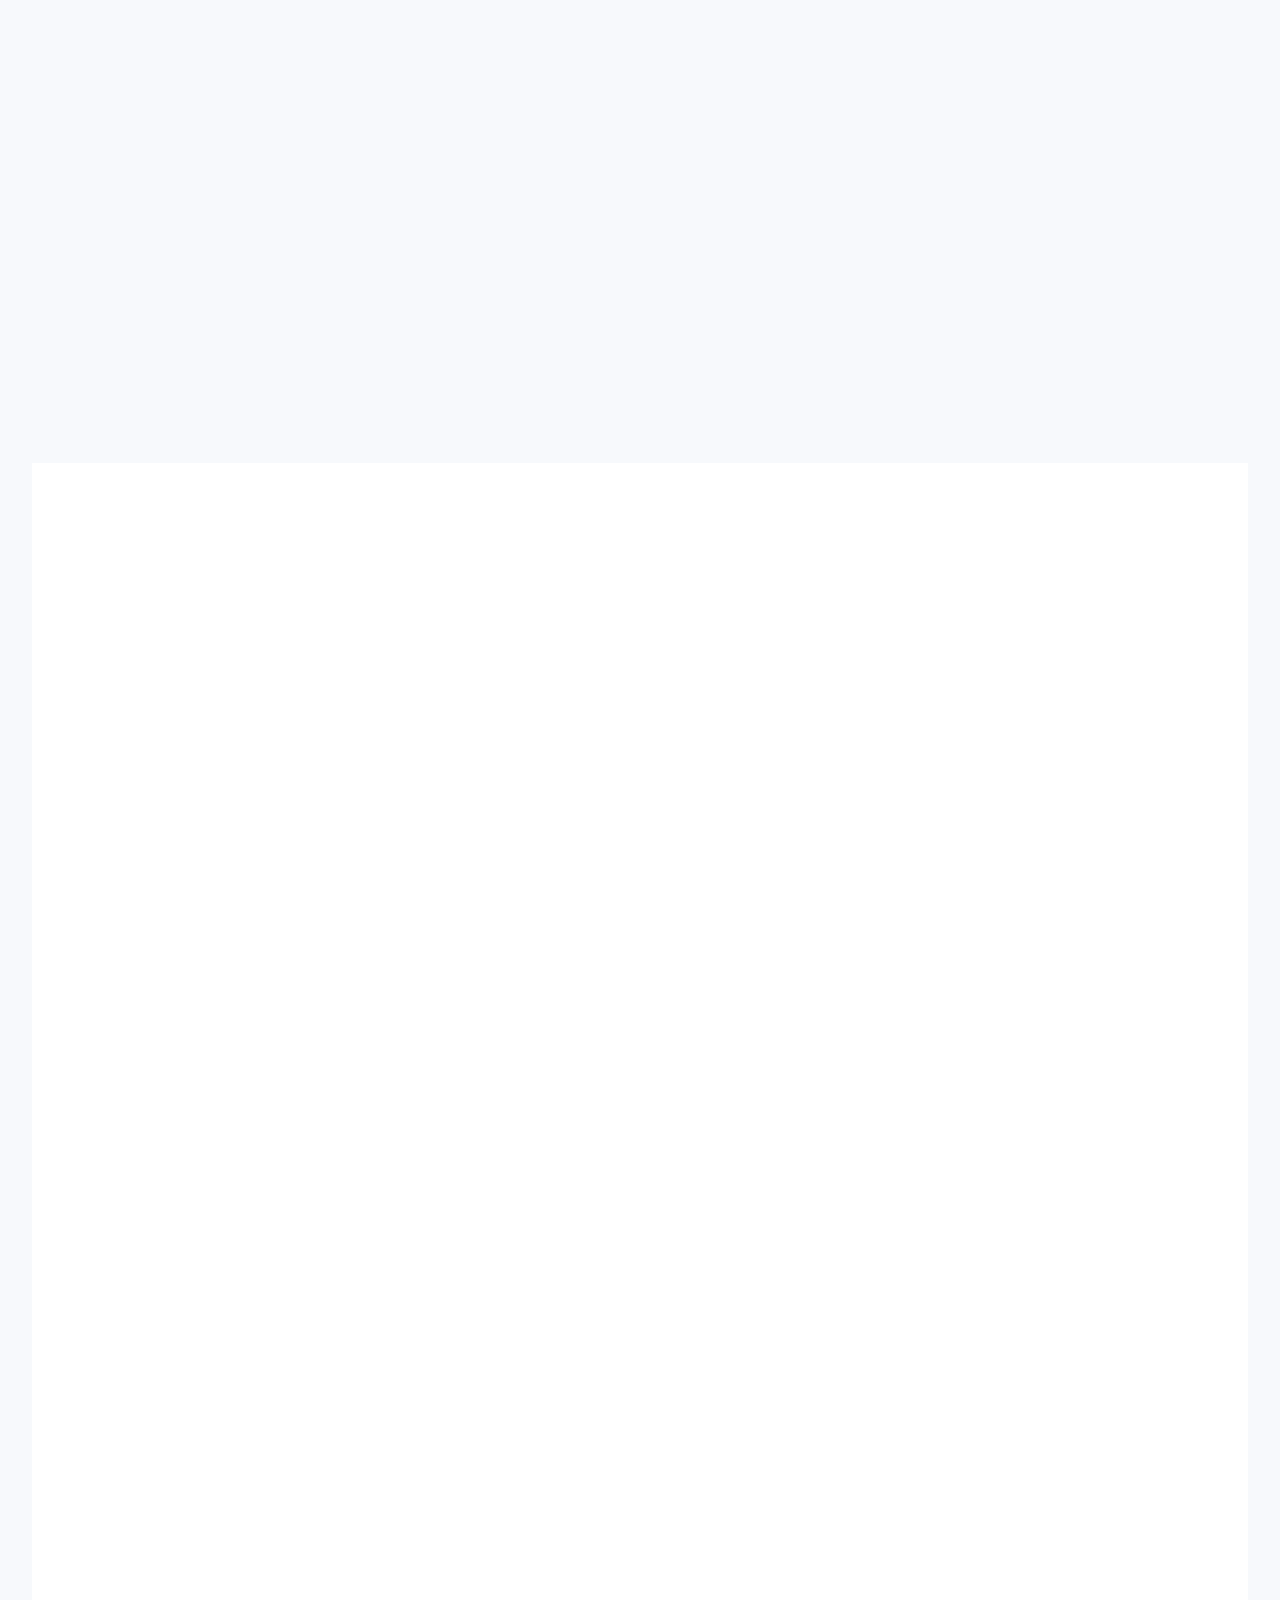
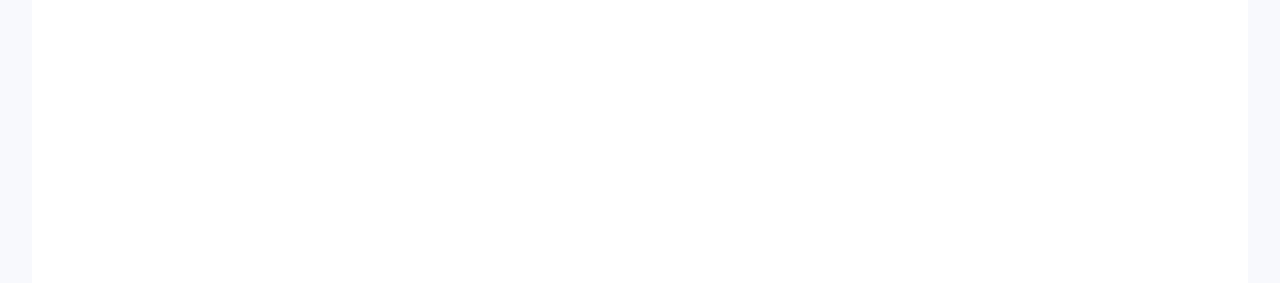
<file: Proyecto.html>
<!doctype html>
<html lang="es-AR"><head><meta charset="utf-8"/><meta content="width=device-width,initial-scale=1" name="viewport"/><meta content="Instituto Nuestra Señora de la Merced" name="author"/><meta content="strict-origin-when-cross-origin" name="referrer"/><title>Proyecto · INSM</title><meta content="Conocé proyectos educativos del Instituto Nuestra Señora de la Merced y las experiencias que forman parte de su comunidad." name="description"/><link href="img/favicon.ico" rel="icon"/><link href="modern.css" rel="stylesheet"/><meta content="index,follow,max-image-preview:large,max-snippet:-1,max-video-preview:-1" name="robots"/><link href="https://web95.vercel.app/Proyecto.html" rel="canonical"/><meta content="website" property="og:type"/><meta content="Proyecto · INSM" property="og:title"/><meta content="Conocé proyectos educativos del Instituto Nuestra Señora de la Merced y las experiencias que forman parte de su comunidad." property="og:description"><meta content="https://web95.vercel.app/Proyecto.html" property="og:url"/><meta content="INSM · Instituto Nuestra Señora de la Merced" property="og:site_name"/><meta content="summary_large_image" name="twitter:card"/><meta content="Proyecto · INSM" name="twitter:title"/><meta content="Conocé proyectos educativos del Instituto Nuestra Señora de la Merced y las experiencias que forman parte de su comunidad." name="twitter:description"/><meta content="light" name="color-scheme"/><meta content="#071a35" name="theme-color"/>
<link href="site.webmanifest" rel="manifest"/>

<meta content="https://web95.vercel.app/img/Convivencia.webp" property="og:image"/><meta content="https://web95.vercel.app/img/Convivencia.webp" name="twitter:image"/><script type="application/ld+json">{"@context":"https://schema.org","@graph":[{"@type":"EducationalOrganization","@id":"https://web95.vercel.app/#organization","name":"Instituto Nuestra Señora de la Merced","alternateName":"INSM","url":"https://web95.vercel.app/","logo":"https://web95.vercel.app/img/logo-fast.webp","description":"Instituto Nuestra Señora de la Merced de Arroyito, Córdoba: educación mercedaria, niveles educativos, proyectos, comunidad e inscripciones.","address":{"@type":"PostalAddress","streetAddress":"9 de Julio 465","addressLocality":"Arroyito","addressRegion":"Córdoba","postalCode":"2434","addressCountry":"AR"},"sameAs":["https://www.instagram.com/mercedariasarroyito/","https://www.facebook.com/estilomercedarioarroyito","https://www.youtube.com/@INSM.DIGITAL","https://www.tiktok.com/@insm.digital"],"email":"gerardo.lemos@institutolamerced.edu.ar","telephone":"+54 3576 477049","contactPoint":{"@type":"ContactPoint","contactType":"school information","email":"gerardo.lemos@institutolamerced.edu.ar","telephone":"+54 3576 477049","areaServed":"AR","availableLanguage":"es"}},{"@type":"WebSite","@id":"https://web95.vercel.app/#website","url":"https://web95.vercel.app/","name":"INSM · Instituto Nuestra Señora de la Merced","publisher":{"@id":"https://web95.vercel.app/#organization"},"inLanguage":"es-AR"},{"@type":"BreadcrumbList","itemListElement":[{"@type":"ListItem","position":1,"name":"Inicio","item":"https://web95.vercel.app/"},{"@type":"ListItem","position":2,"name":"Proyecto","item":"https://web95.vercel.app/Proyecto.html"}]}]}</script></head><body><a class="skip-link" href="#contenido">Saltar al contenido principal</a><div class="social-contact-bar"><div class="container social-contact-shell"><div class="social-group"><a aria-label="Instagram" href="https://www.instagram.com/mercedariasarroyito/" rel="noopener" target="_blank"><img alt="Instagram" decoding="async" height="64" loading="lazy" src="img/social/instagram.webp" width="64"/> <span>Instagram</span></a><a aria-label="Facebook" href="https://www.facebook.com/estilomercedarioarroyito" rel="noopener" target="_blank"><img alt="Facebook" decoding="async" height="64" loading="lazy" src="img/social/facebook.webp" width="64"/> <span>Facebook</span></a><a aria-label="WhatsApp" href="https://wa.me/5493576477049" rel="noopener" target="_blank"><img alt="WhatsApp" decoding="async" height="64" loading="lazy" src="img/social/whatsapp.webp" width="64"/> <span>54 9 3576 47-7049</span></a></div><div class="contact-group"><a aria-label="Correo electrónico" href="mailto:gerardo.lemos@institutolamerced.edu.ar"><img alt="Gmail" decoding="async" height="64" loading="lazy" src="img/social/gmail.webp" width="64"/> <span>gerardo.lemos@institutolamerced.edu.ar</span></a></div></div></div><div class="progress"></div><div class="topline"><div class="container"><span>INSM · Proyectos</span><span>Arroyito · Córdoba</span></div></div><header class="site-nav"><div class="container nav-shell"><a class="brand" href="index.html"><img alt="INSM" class="brand-mark" decoding="async" fetchpriority="high" height="180" loading="eager" src="img/logo-fast.webp" width="180"/><span class="brand-text">Instituto Nuestra Señora de la Merced<small>EDUCACIÓN · COMUNIDAD · FUTURO</small></span></a><nav aria-label="Navegación principal" class="nav-links"><a href="NuestroColegio.html">Institución</a><a href="index.html#niveles">Niveles</a><a href="Proyectos.html">Proyectos</a><a class="nav-cta" href="Contacto.html">Contacto ↗</a></nav><button aria-controls="mobileMenu" aria-expanded="false" aria-label="Abrir menú" class="menu-toggle" type="button">☰</button></div></header><div class="mobile-menu" id="mobileMenu"><a href="NuestroColegio.html">Institución</a><a href="index.html#niveles">Niveles</a><a href="Proyectos.html">Proyectos</a><a href="Contacto.html">Contacto</a></div><main class="project-page" id="contenido"><div class="container" id="projectRoot"><div class="project-detail"><div><div class="eyebrow">INSM · Proyecto</div><h1>Proyectos educativos<br/><em>del INSM.</em></h1><p class="project-detail-text">Conocé experiencias, producciones y propuestas de la comunidad educativa del Instituto Nuestra Señora de la Merced.</p></div></div></div></main><section class="cta"><div class="container cta-grid"><div><div class="section-label">Más experiencias</div><h2>Volvé a<br/>proyectos.</h2></div><div><p>Explorá otras producciones y experiencias de nuestra comunidad educativa.</p><a class="btn" href="Proyectos.html">Ver proyectos ↗</a></div></div></section><footer class="footer"><div class="container footer-grid"><div><div class="footer-brand">INSM</div><p>Instituto Nuestra Señora de la Merced.<br/>9 de Julio 465 · Arroyito, Córdoba.</p></div><div><h3>Niveles</h3><a href="NivelInicial.html">Inicial</a><a href="NivelPrimario.html">Primario</a><a href="NivelSecundario.html">Secundario</a><a href="NivelTerciario.html">Superior</a></div><div><h3>Explorar</h3><a href="NuestroColegio.html">Institución</a><a href="Proyectos.html">Proyectos</a><a href="Contacto.html">Contacto</a></div></div><div class="container footer-bottom"><span>© INSM</span><span><a href="privacidad.html">Privacidad</a> · Educación · Comunidad · Futuro</span></div></footer><script src="site.js" defer></script><script src="templates/data/proyectos-local.js"></script><script>
const params = new URLSearchParams(location.search);
const id = params.get('id') || location.hash.replace(/^#/, '') || 'onu';
const root = document.getElementById('projectRoot');

function escapeHtml(value) {
  return String(value ?? '').replace(/[&<>'"]/g, c => ({'&':'&amp;','<':'&lt;','>':'&gt;',"'":'&#39;','"':'&quot;'}[c]));
}
function renderProject(p) {
  if (!p) throw new Error('not found');
  const g=p.general||{}, h=p.hero||{}, a=p.academic||{};
  const fixAsset = value => { const v=String(value||''); return v.replace(/^\.\.\/img\//,'img/').replace(/^\.\/img\//,'img/'); };
  const gallery=Array.isArray(p.gallery)?p.gallery:[];
  const videos=Array.isArray(p.videos)?p.videos:[];
  const resources=Array.isArray(p.resources)?p.resources:[];
  const galleryHtml=gallery.length ? `
    <section class="section white project-gallery-section">
      <div class="container">
        <div class="section-head">
          <div><div class="section-label">Registro</div><h2 class="display">Así se <em>vivió.</em></h2></div>
          <p class="section-intro">Imágenes y producciones de esta experiencia.</p>
        </div>
        <div class="projects project-gallery-grid">
          ${gallery.map((item,i)=>{
            const image=fixAsset(typeof item==='string'?item:item.image);
            const title=typeof item==='string'?'Registro '+String(i+1).padStart(2,'0'):(item.title||'Registro '+String(i+1).padStart(2,'0'));
            const description=typeof item==='string'?'':(item.description||'');
            return `<div class="project-card project-gallery-card"><img src="${escapeHtml(image)}" alt="${escapeHtml(title)}" loading="lazy" decoding="async" width="1200" height="900"><div class="project-body"><div class="project-meta"><span>Cortometraje</span><span>${String(i+1).padStart(2,'0')}</span></div><h3>${escapeHtml(title)}</h3>${description?`<p>${escapeHtml(description)}</p>`:''}</div></div>`;
          }).join('')}
        </div>
      </div>
    </section>` : '';
  const videosHtml=videos.length ? `
    <section class="section project-video-section">
      <div class="container">
        <div class="section-head"><div><div class="section-label">Material audiovisual</div><h2 class="display">Mirá los <em>cortos.</em></h2></div></div>
        <div class="project-video-grid">${videos.map((src,i)=>`<div class="project-video-item"><iframe src="${escapeHtml(src)}" title="Video ${i+1}" loading="lazy" allowfullscreen></iframe></div>`).join('')}</div>
      </div>
    </section>` : '';
  const resourcesHtml=resources.length ? `
    <section class="section white project-resources-section"><div class="container"><div class="section-head"><div><div class="section-label">Enlaces</div><h2 class="display">Seguí <em>explorando.</em></h2></div></div><div class="project-resources">${resources.map(r=>`<a class="btn" href="${escapeHtml(r.url)}" target="_blank" rel="noopener"<i class="${escapeHtml(r.icon||'fas fa-link')}" rel="noopener"></i> ${escapeHtml(r.title||'Ver enlace')} ↗</a>`).join('')}</div></div></section>` : '';
  root.innerHTML=`
    <div class="project-detail">
      <div class="reveal visible"><div class="eyebrow">INSM · Proyecto</div><div class="project-title" role="heading" aria-level="1">${escapeHtml(h.titleLine1||p.title||'Proyecto')}<br><em>${escapeHtml(h.titleLine2||'')}</em></div><p class="project-detail-text">${g.summary||''}</p><div class="project-meta-list"><div><strong>Fecha</strong><span>${escapeHtml(g.date||'')}</span></div><div><strong>Área</strong><span>${escapeHtml(a.value3||'INSM')}</span></div><div><strong>Participan</strong><span>${escapeHtml(a.value1||'')}</span></div><div><strong>Acompañamiento</strong><span>${escapeHtml(a.value2||'')}</span></div></div></div>
      <div class="reveal visible delay-1"><img class="hero-img" src="${escapeHtml(fixAsset(g.image||h.backgroundImage||'img/Convivencia.webp'))}" alt="${escapeHtml(h.titleLine1||'Proyecto')}" loading="lazy" decoding="async"></div>
    </div>
    <div class="section inline-pb0"><div class="content-grid"><aside class="content-sticky"><div class="section-label">La experiencia</div><h2>Detrás del <em>proyecto.</em></h2></aside><div class="content-body">${g.detail||''}</div></div></div>
    ${galleryHtml}${videosHtml}${resourcesHtml}`;
  document.title=(h.titleLine1||p.title||'Proyecto')+' · INSM';
}

async function loadProject(){
  if(!id){
    root.innerHTML='<div class="content-body"><h2>Proyecto no seleccionado.</h2><p>Volvé a proyectos para elegir uno.</p><a class="btn btn-dark" href="Proyectos.html">Volver a proyectos ↗</a></div>';
    return;
  }
  try {
    // Al abrir la web directamente desde la PC, usamos los datos locales.
    if (window.INSM_PROJECTS && window.INSM_PROJECTS[id]) {
      renderProject(window.INSM_PROJECTS[id]);
      return;
    }
    // Cuando la web está publicada en un servidor, usamos el JSON real.
    const response=await fetch('templates/data/proyectos/'+encodeURIComponent(id)+'.json');
    if(!response.ok) throw new Error('not found');
    renderProject(await response.json());
  } catch(error) {
    console.error(error);
    root.innerHTML='<div class="content-body"><h2>No se pudo cargar este proyecto.</h2><p>Revisá que exista su archivo JSON dentro de <strong>templates/data/proyectos/</strong>.</p><a class="btn btn-dark" href="Proyectos.html">Volver a proyectos ↗</a></div>';
  }
}
loadProject();
</script></body></html>
</file>
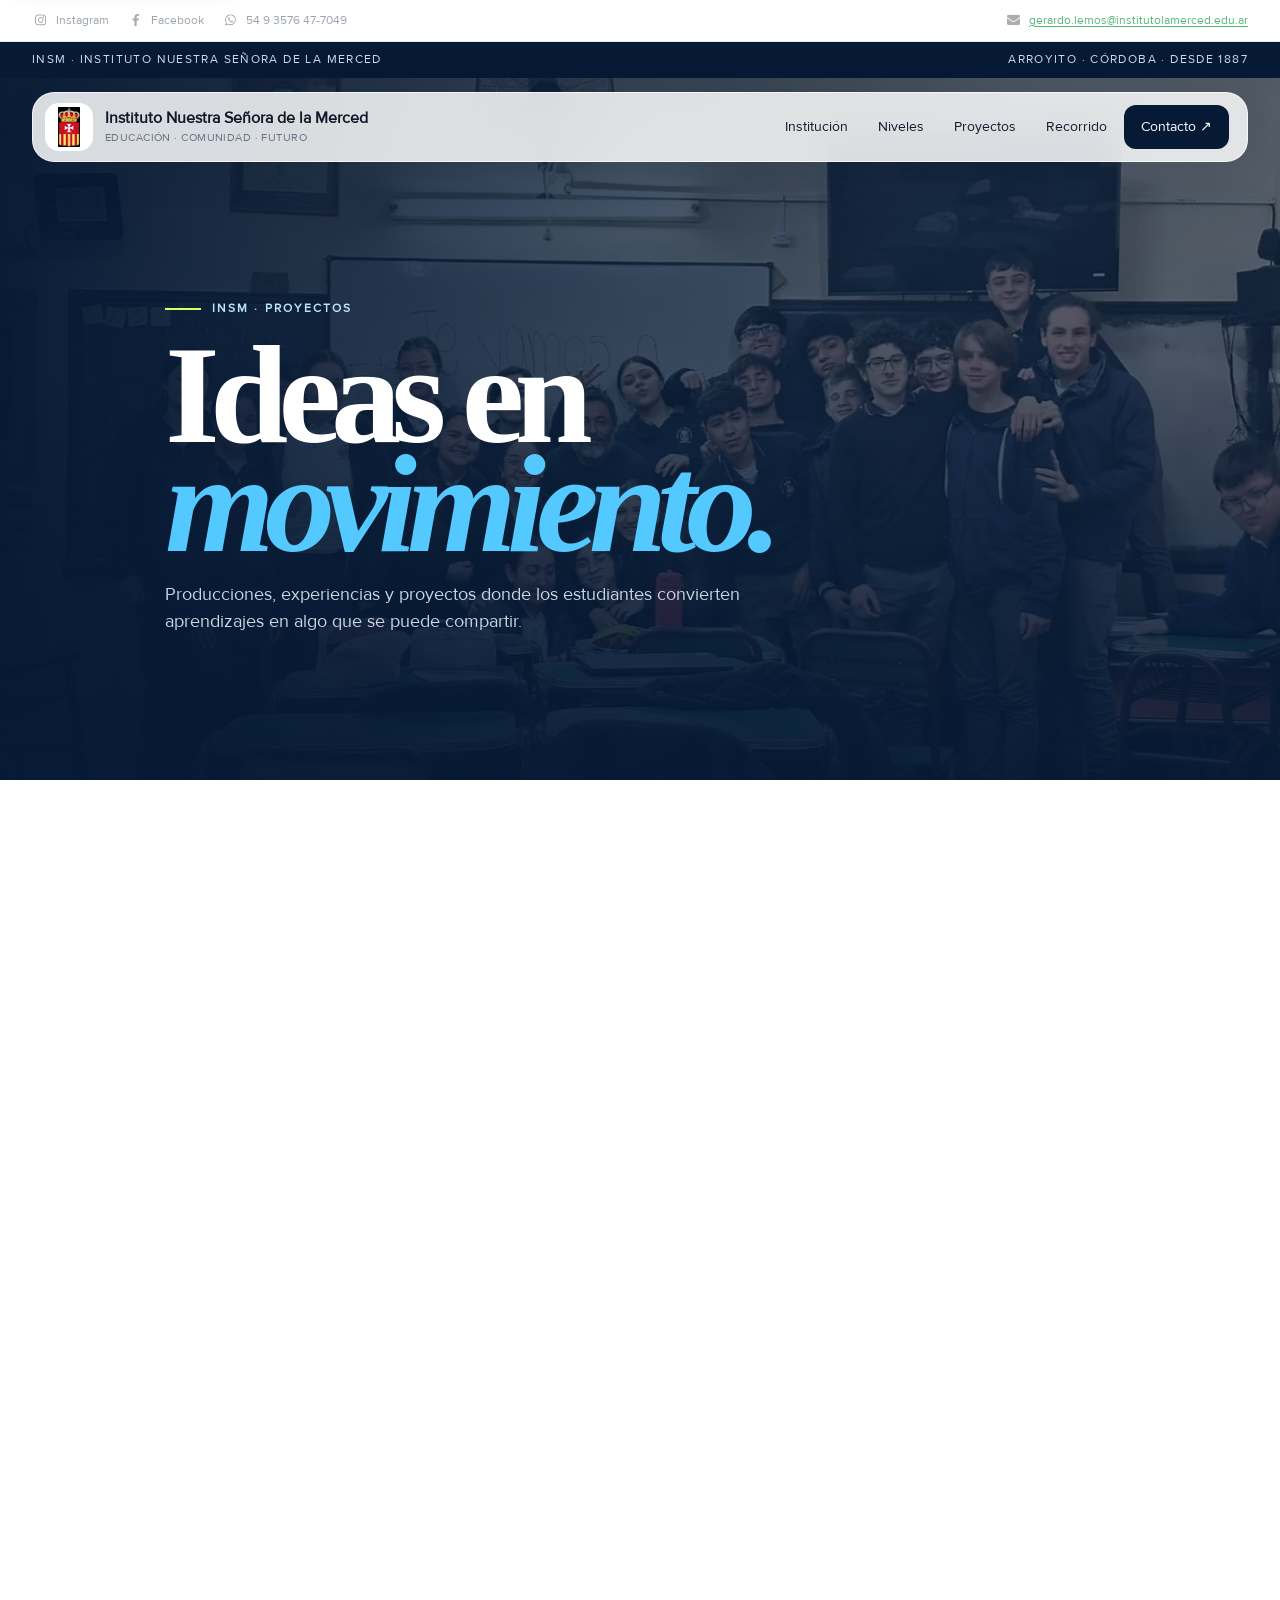
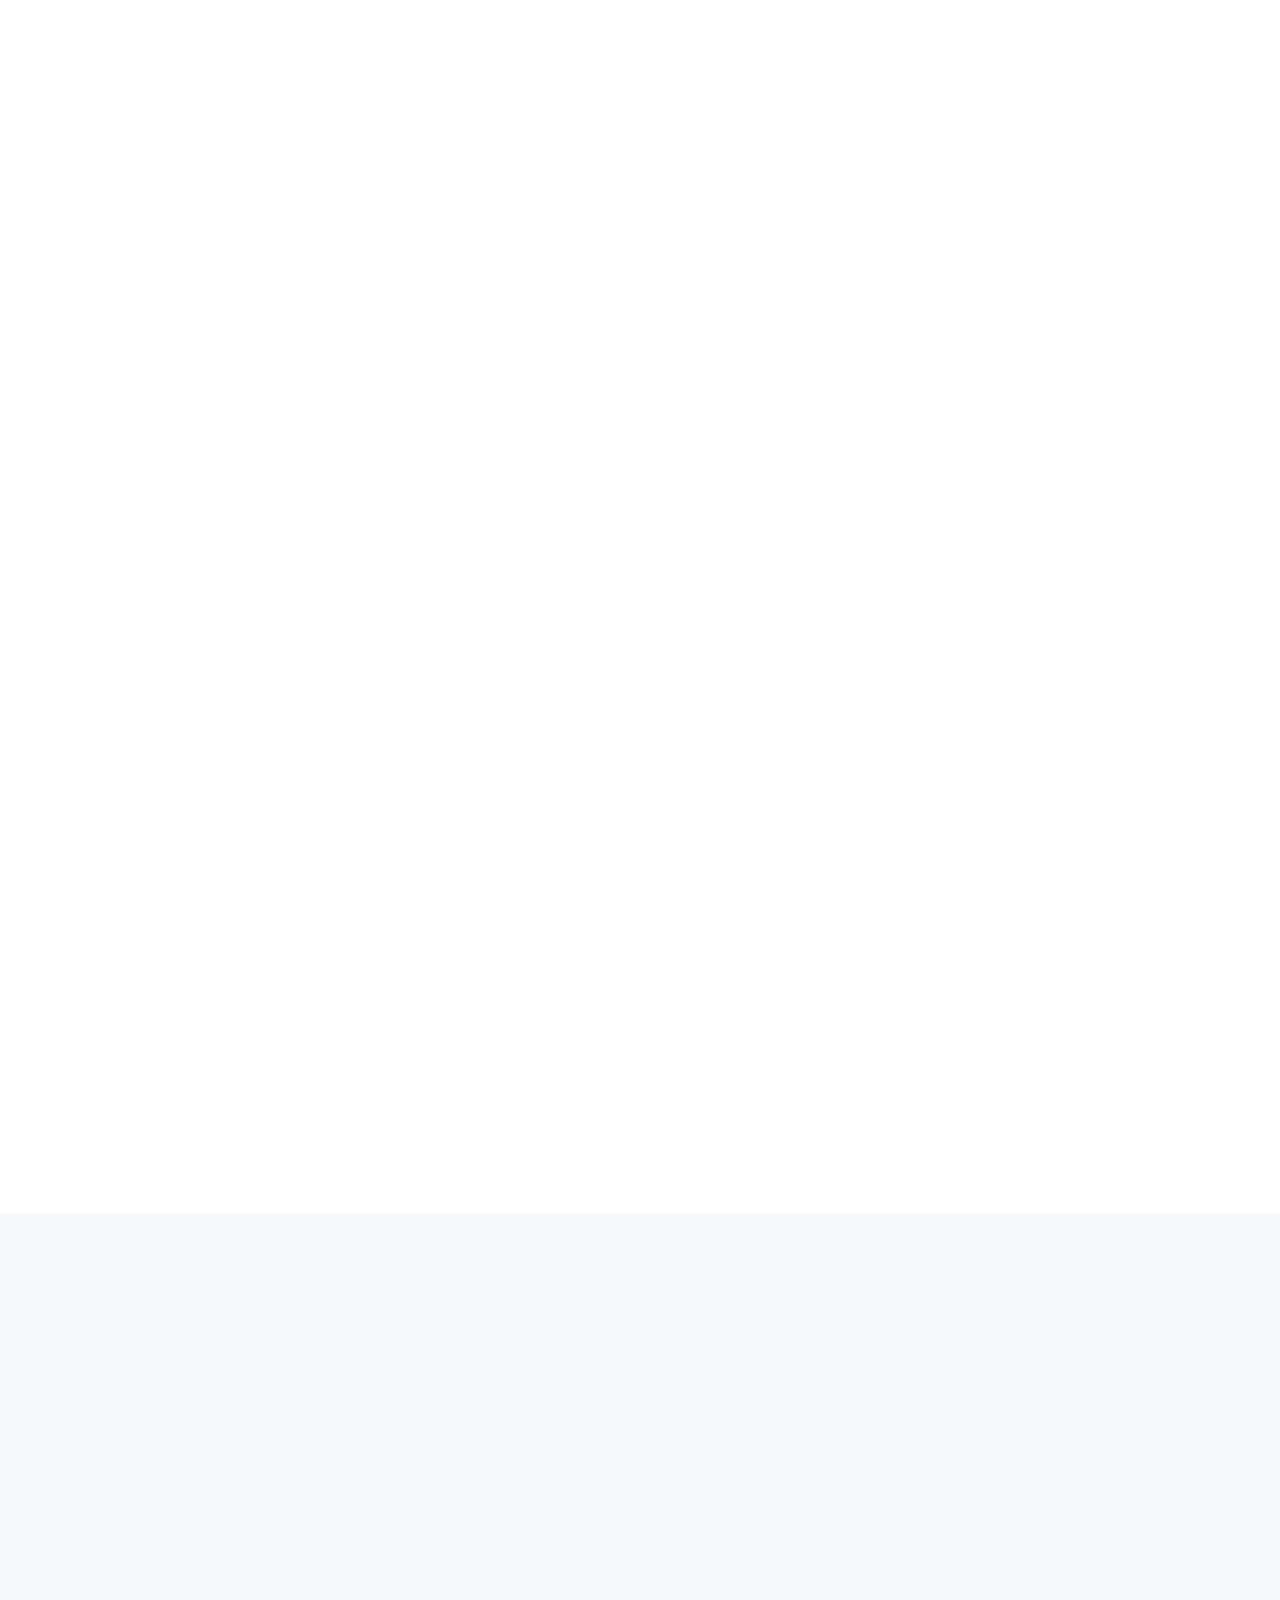
<file: Proyectos.html>
<!doctype html>
<html lang="es-AR"><head><meta charset="utf-8"/><meta content="width=device-width,initial-scale=1" name="viewport"/><meta content="Instituto Nuestra Señora de la Merced" name="author"/><meta content="strict-origin-when-cross-origin" name="referrer"/><title>Proyectos · INSM</title><meta content="Explorá proyectos y producciones del Instituto Nuestra Señora de la Merced: experiencias de estudiantes, comunidad, creatividad y aprendizaje." name="description"/><link href="img/favicon.ico" rel="icon"/><link href="modern.css" rel="stylesheet"/><meta content="index,follow,max-image-preview:large,max-snippet:-1,max-video-preview:-1" name="robots"/><link href="https://web95.vercel.app/Proyectos.html" rel="canonical"/><meta content="website" property="og:type"/><meta content="Proyectos · INSM" property="og:title"/><meta content="Explorá proyectos y producciones del Instituto Nuestra Señora de la Merced: experiencias de estudiantes, comunidad, creatividad y aprendizaje." property="og:description"><meta content="https://web95.vercel.app/Proyectos.html" property="og:url"/><meta content="INSM · Instituto Nuestra Señora de la Merced" property="og:site_name"/><meta content="summary_large_image" name="twitter:card"/><meta content="Proyectos · INSM" name="twitter:title"/><meta content="Explorá proyectos y producciones del Instituto Nuestra Señora de la Merced: experiencias de estudiantes, comunidad, creatividad y aprendizaje." name="twitter:description"/><meta content="light" name="color-scheme"/><meta content="#071a35" name="theme-color"/>
<link href="site.webmanifest" rel="manifest"/>

<meta content="https://web95.vercel.app/img/Convivencia.webp" property="og:image"/><meta content="https://web95.vercel.app/img/Convivencia.webp" name="twitter:image"/><script type="application/ld+json">{"@context":"https://schema.org","@graph":[{"@type":"EducationalOrganization","@id":"https://web95.vercel.app/#organization","name":"Instituto Nuestra Señora de la Merced","alternateName":"INSM","url":"https://web95.vercel.app/","logo":"https://web95.vercel.app/img/logo-fast.webp","description":"Instituto Nuestra Señora de la Merced de Arroyito, Córdoba: educación mercedaria, niveles educativos, proyectos, comunidad e inscripciones.","address":{"@type":"PostalAddress","streetAddress":"9 de Julio 465","addressLocality":"Arroyito","addressRegion":"Córdoba","postalCode":"2434","addressCountry":"AR"},"sameAs":["https://www.instagram.com/mercedariasarroyito/","https://www.facebook.com/estilomercedarioarroyito","https://www.youtube.com/@INSM.DIGITAL","https://www.tiktok.com/@insm.digital"],"email":"gerardo.lemos@institutolamerced.edu.ar","telephone":"+54 3576 477049","contactPoint":{"@type":"ContactPoint","contactType":"school information","email":"gerardo.lemos@institutolamerced.edu.ar","telephone":"+54 3576 477049","areaServed":"AR","availableLanguage":"es"}},{"@type":"WebSite","@id":"https://web95.vercel.app/#website","url":"https://web95.vercel.app/","name":"INSM · Instituto Nuestra Señora de la Merced","publisher":{"@id":"https://web95.vercel.app/#organization"},"inLanguage":"es-AR"},{"@type":"BreadcrumbList","itemListElement":[{"@type":"ListItem","position":1,"name":"Inicio","item":"https://web95.vercel.app/"},{"@type":"ListItem","position":2,"name":"Proyectos","item":"https://web95.vercel.app/Proyectos.html"}]}]}</script></head><body><a class="skip-link" href="#contenido">Saltar al contenido principal</a><div class="social-contact-bar"><div class="container social-contact-shell"><div class="social-group"><a aria-label="Instagram" href="https://www.instagram.com/mercedariasarroyito/" rel="noopener" target="_blank"><img alt="Instagram" decoding="async" height="64" loading="lazy" src="img/social/instagram.webp" width="64"/> <span>Instagram</span></a><a aria-label="Facebook" href="https://www.facebook.com/estilomercedarioarroyito" rel="noopener" target="_blank"><img alt="Facebook" decoding="async" height="64" loading="lazy" src="img/social/facebook.webp" width="64"/> <span>Facebook</span></a><a aria-label="WhatsApp" href="https://wa.me/5493576477049" rel="noopener" target="_blank"><img alt="WhatsApp" decoding="async" height="64" loading="lazy" src="img/social/whatsapp.webp" width="64"/> <span>54 9 3576 47-7049</span></a></div><div class="contact-group"><a aria-label="Correo electrónico" href="mailto:gerardo.lemos@institutolamerced.edu.ar"><img alt="Gmail" decoding="async" height="64" loading="lazy" src="img/social/gmail.webp" width="64"/> <span>gerardo.lemos@institutolamerced.edu.ar</span></a></div></div></div><div class="progress"></div><div class="topline"><div class="container"><span>INSM · Instituto Nuestra Señora de la Merced</span><span>Arroyito · Córdoba · Desde 1887</span></div></div><header class="site-nav"><div class="container nav-shell"><a class="brand" href="index.html"><img alt="INSM" class="brand-mark" decoding="async" fetchpriority="high" height="180" loading="eager" src="img/logo-fast.webp" width="180"/><span class="brand-text">Instituto Nuestra Señora de la Merced<small>EDUCACIÓN · COMUNIDAD · FUTURO</small></span></a><nav aria-label="Navegación principal" class="nav-links"><a href="NuestroColegio.html">Institución</a><a href="index.html#niveles">Niveles</a><a href="Proyectos.html">Proyectos</a><a href="index.html#recorrido">Recorrido</a><a class="nav-cta" href="Contacto.html">Contacto ↗</a></nav><button aria-controls="mobileMenu" aria-expanded="false" aria-label="Abrir menú" class="menu-toggle" type="button">☰</button></div></header><div class="mobile-menu" id="mobileMenu"><a href="NuestroColegio.html">Institución</a><a href="index.html#niveles">Niveles</a><a href="Proyectos.html">Proyectos</a><a href="index.html#recorrido">Recorrido</a><a href="Contacto.html">Contacto</a></div><main id="contenido"><section class="page-hero"><div class="page-hero-bg"><img alt="Proyectos INSM" decoding="async" fetchpriority="high" height="1200" loading="eager" src="img/Informatica 3.webp" width="1600"/></div><div class="container page-hero-content"><div class="eyebrow reveal">INSM · Proyectos</div><h1 class="reveal delay-1">Ideas en <em>movimiento.</em></h1><p class="reveal delay-2">Producciones, experiencias y proyectos donde los estudiantes convierten aprendizajes en algo que se puede compartir.</p></div></section><section class="section white"><div class="container"><div class="section-head"><div><div class="section-label">Archivo vivo</div><h2 class="display">Deslizá. <em>Descubrí.</em></h2></div><p class="section-intro">Explorá proyectos y producciones de distintas áreas y promociones.</p></div><div class="projects" id="projectGrid"></div><div class="drag-note">← Arrastrá para explorar →</div></div></section><section class="split-image"><div class="photo inline-bg-eme"></div><div class="content"><div class="section-label">Producción estudiantil</div><h3>Cuando una idea sale del <em>aula.</em></h3><p>Revistas, cortometrajes, eventos, propuestas culturales y experiencias colaborativas forman parte de una escuela que también aprende haciendo.</p></div></section><section class="cta"><div class="container cta-grid"><div><div class="section-label">¿Tenés una propuesta?</div><h2>Hacé que<br/>suceda.</h2></div><div><p>Los proyectos son una oportunidad para investigar, crear, trabajar en equipo y compartir resultados.</p><a class="btn" href="Contacto.html">Contactar ↗</a></div></div></section><script src="templates/data/proyectos-local.js" defer></script></main><footer class="footer"><div class="container footer-grid"><div><div class="footer-brand">INSM</div><p>Instituto Nuestra Señora de la Merced.<br/>9 de Julio 465 · Arroyito, Córdoba.</p></div><div><h3>Niveles</h3><a href="NivelInicial.html">Inicial</a><a href="NivelPrimario.html">Primario</a><a href="NivelSecundario.html">Secundario</a><a href="NivelTerciario.html">Superior</a></div><div><h3>Explorar</h3><a href="NuestroColegio.html">Nuestra institución</a><a href="Proyectos.html">Proyectos</a><a href="Contacto.html">Contacto</a></div><div><h3>Comunidad</h3><a href="https://www.instagram.com/mercedariasarroyito/" rel="noopener" target="_blank">Instagram ↗</a><a href="https://www.youtube.com/@INSM.DIGITAL" rel="noopener" target="_blank">YouTube ↗</a><a href="https://www.tiktok.com/@insm.digital" rel="noopener" target="_blank">TikTok ↗</a></div></div><div class="container footer-bottom"><span>© INSM · Instituto Nuestra Señora de la Merced</span><span><a href="privacidad.html">Privacidad</a> · Educación · Comunidad · Futuro</span></div></footer><script src="site.js" defer></script><script src="proyectos.js" defer></script></body></html>
</file>
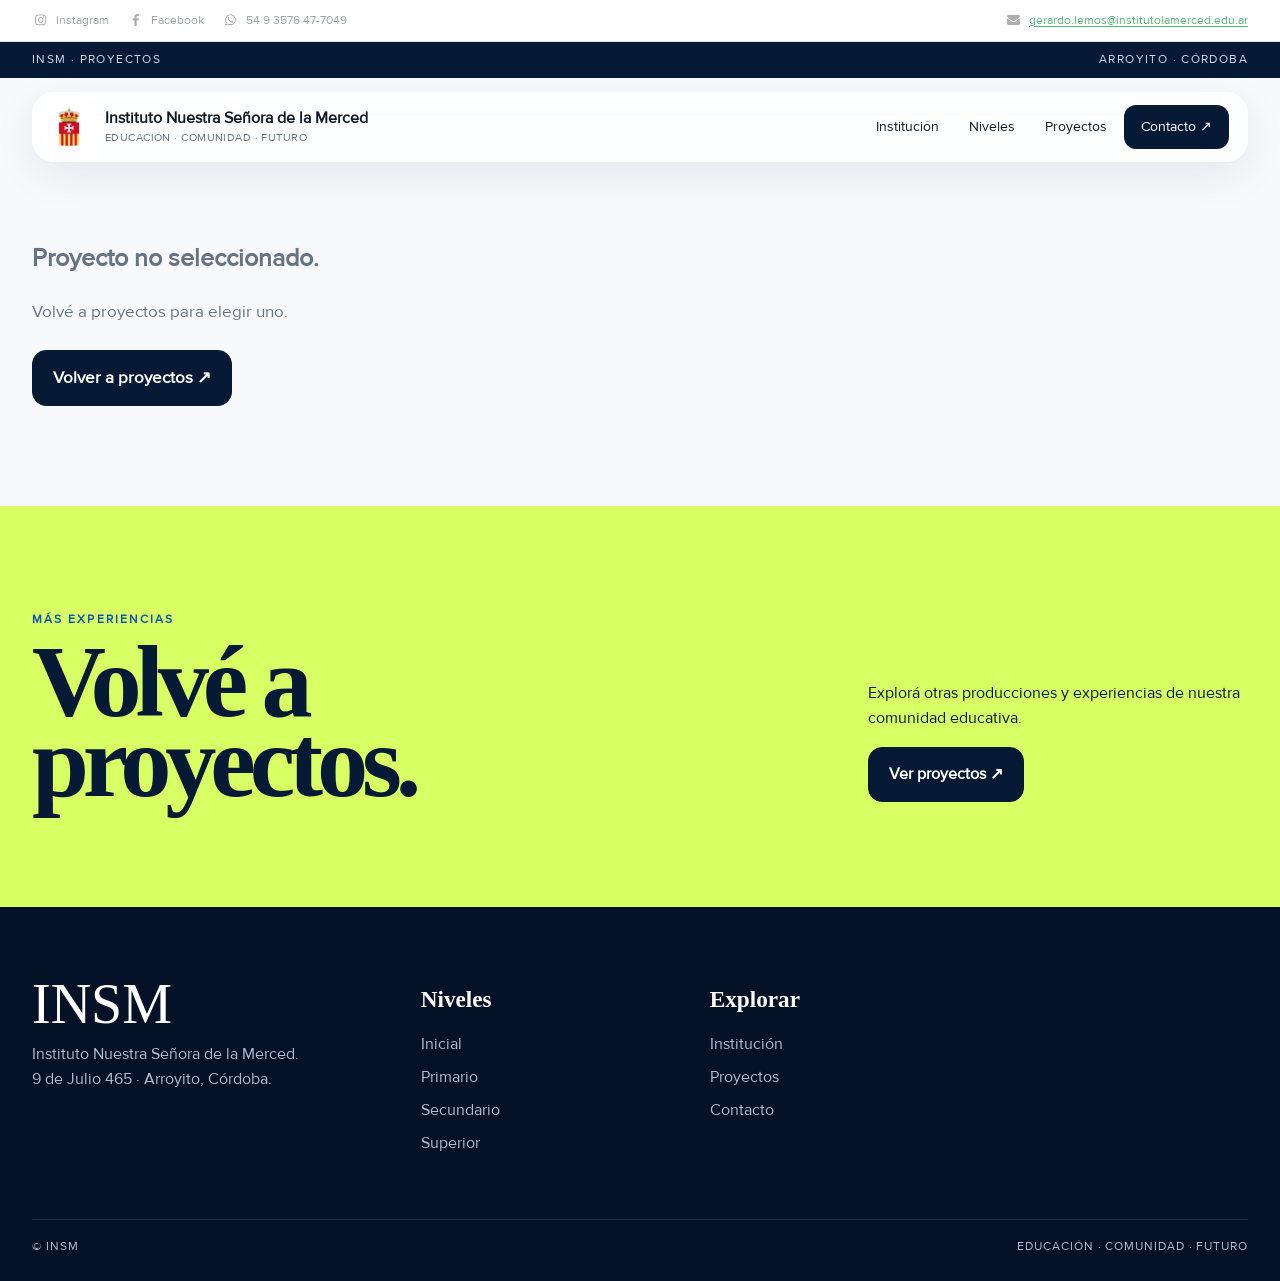
<file: templates/Proyecto.html>
<!doctype html>
<!DOCTYPE html>

<html lang="es"><head><meta charset="utf-8"/><meta content="width=device-width,initial-scale=1" name="viewport"/><meta content="Instituto Nuestra Señora de la Merced" name="author"/><meta content="strict-origin-when-cross-origin" name="referrer"/><title>Proyecto · INSM</title><link href="../img/favicon.ico" rel="icon"/><link href="../modern.css" rel="stylesheet"/><meta content="noindex,nofollow,noarchive" name="robots"/><link href="https://elsonso1920-max.github.io/webinsm/templates/Proyecto.html" rel="canonical"/><meta content="#071a35" name="theme-color"/>
<link href="../site.webmanifest" rel="manifest"/>
</head><body><div class="social-contact-bar"><div class="container social-contact-shell"><div class="social-group"><a aria-label="Instagram" href="https://www.instagram.com/mercedariasarroyito/" rel="noopener" target="_blank"><img alt="Instagram" decoding="async" loading="lazy" src="../img/social/instagram.webp"/> <span>Instagram</span></a><a aria-label="Facebook" href="https://www.facebook.com/estilomercedarioarroyito" rel="noopener" target="_blank"><img alt="Facebook" decoding="async" loading="lazy" src="../img/social/facebook.webp"/> <span>Facebook</span></a><a aria-label="WhatsApp" href="https://wa.me/5493576477049" rel="noopener" target="_blank"><img alt="WhatsApp" decoding="async" loading="lazy" src="../img/social/whatsapp.webp"/> <span>54 9 3576 47-7049</span></a></div><div class="contact-group"><a aria-label="Correo electrónico" href="mailto:gerardo.lemos@institutolamerced.edu.ar"><img alt="Gmail" decoding="async" loading="lazy" src="../img/social/gmail.webp"/> <span>gerardo.lemos@institutolamerced.edu.ar</span></a></div></div></div><div class="progress"></div><div class="cursor"></div><div class="topline"><div class="container"><span>INSM · Proyectos</span><span>Arroyito · Córdoba</span></div></div><header class="site-nav"><div class="container nav-shell"><a class="brand" href="../index.html"><img alt="INSM" class="brand-mark" decoding="async" loading="lazy" src="../img/logo.webp"/><span class="brand-text">Instituto Nuestra Señora de la Merced<small>EDUCACIÓN · COMUNIDAD · FUTURO</small></span></a><nav class="nav-links"><a href="../NuestroColegio.html">Institución</a><a href="../index.html#niveles">Niveles</a><a href="../Proyectos.html">Proyectos</a><a class="nav-cta" href="../Contacto.html">Contacto ↗</a></nav><button aria-controls="mobileMenu" aria-expanded="false" aria-label="Abrir menú" class="menu-toggle" type="button">☰</button></div></header><div class="mobile-menu" id="mobileMenu"><a href="../NuestroColegio.html">Institución</a><a href="../index.html#niveles">Niveles</a><a href="../Proyectos.html">Proyectos</a><a href="../Contacto.html">Contacto</a></div><main class="project-page"><div class="container" id="projectRoot"><div class="project-detail"><div><div class="eyebrow">INSM · Proyecto</div><h1>Cargando<br/><em>proyecto.</em></h1></div></div></div></main><section class="cta"><div class="container cta-grid"><div><div class="section-label">Más experiencias</div><h2>Volvé a<br/>proyectos.</h2></div><div><p>Explorá otras producciones y experiencias de nuestra comunidad educativa.</p><a class="btn" href="../Proyectos.html">Ver proyectos ↗</a></div></div></section><footer class="footer"><div class="container footer-grid"><div><div class="footer-brand">INSM</div><p>Instituto Nuestra Señora de la Merced.<br/>9 de Julio 465 · Arroyito, Córdoba.</p></div><div><h3>Niveles</h3><a href="../NivelInicial.html">Inicial</a><a href="../NivelPrimario.html">Primario</a><a href="../NivelSecundario.html">Secundario</a><a href="../NivelTerciario.html">Superior</a></div><div><h3>Explorar</h3><a href="../NuestroColegio.html">Institución</a><a href="../Proyectos.html">Proyectos</a><a href="../Contacto.html">Contacto</a></div></div><div class="container footer-bottom"><span>© INSM</span><span>Educación · Comunidad · Futuro</span></div></footer><script src="../site.js"></script><script src="data/proyectos-local.js"></script><script>
const id = new URLSearchParams(location.search).get('id');
const root = document.getElementById('projectRoot');

function escapeHtml(value) {
  return String(value ?? '').replace(/[&<>'"]/g, c => ({'&':'&amp;','<':'&lt;','>':'&gt;',"'":'&#39;','"':'&quot;'}[c]));
}
function renderProject(p) {
  if (!p) throw new Error('not found');
  const g=p.general||{}, h=p.hero||{}, a=p.academic||{};
  const gallery=Array.isArray(p.gallery)?p.gallery:[];
  const videos=Array.isArray(p.videos)?p.videos:[];
  const resources=Array.isArray(p.resources)?p.resources:[];
  const galleryHtml=gallery.length ? `
    <section class="section white project-gallery-section">
      <div class="container">
        <div class="section-head">
          <div><div class="section-label">Registro</div><h2 class="display">Así se <em>vivió.</em></h2></div>
          <p class="section-intro">Imágenes y producciones de esta experiencia.</p>
        </div>
        <div class="projects project-gallery-grid">
          ${gallery.map((item,i)=>{
            const image=typeof item==='string'?item:item.image;
            const title=typeof item==='string'?'Registro '+String(i+1).padStart(2,'0'):(item.title||'Registro '+String(i+1).padStart(2,'0'));
            const description=typeof item==='string'?'':(item.description||'');
            return `<div class="project-card project-gallery-card"><img src="${escapeHtml(image)}" alt="${escapeHtml(title)}" loading="lazy"><div class="project-body"><div class="project-meta"><span>Cortometraje</span><span>${String(i+1).padStart(2,'0')}</span></div><h3>${escapeHtml(title)}</h3>${description?`<p>${escapeHtml(description)}</p>`:''}</div></div>`;
          }).join('')}
        </div>
      </div>
    </section>` : '';
  const videosHtml=videos.length ? `
    <section class="section project-video-section">
      <div class="container">
        <div class="section-head"><div><div class="section-label">Material audiovisual</div><h2 class="display">Mirá los <em>cortos.</em></h2></div></div>
        <div class="project-video-grid">${videos.map((src,i)=>`<div class="project-video-item"><iframe src="${escapeHtml(src)}" title="Video ${i+1}" loading="lazy" allowfullscreen></iframe></div>`).join('')}</div>
      </div>
    </section>` : '';
  const resourcesHtml=resources.length ? `
    <section class="section white project-resources-section"><div class="container"><div class="section-head"><div><div class="section-label">Enlaces</div><h2 class="display">Seguí <em>explorando.</em></h2></div></div><div class="project-resources">${resources.map(r=>`<a class="btn" href="${escapeHtml(r.url)}" target="_blank" rel="noopener"><i class="${escapeHtml(r.icon||'fas fa-link')}"></i> ${escapeHtml(r.title||'Ver enlace')} ↗</a>`).join('')}</div></div></section>` : '';
  root.innerHTML=`
    <div class="project-detail">
      <div class="reveal visible"><div class="eyebrow">INSM · Proyecto</div><h1>${escapeHtml(h.titleLine1||p.title||'Proyecto')}<br><em>${escapeHtml(h.titleLine2||'')}</em></h1><p class="project-detail-text">${g.summary||''}</p><div class="project-meta-list"><div><strong>Fecha</strong><span>${escapeHtml(g.date||'')}</span></div><div><strong>Área</strong><span>${escapeHtml(a.value3||'INSM')}</span></div><div><strong>Participan</strong><span>${escapeHtml(a.value1||'')}</span></div><div><strong>Acompañamiento</strong><span>${escapeHtml(a.value2||'')}</span></div></div></div>
      <div class="reveal visible delay-1"><img class="hero-img" src="${escapeHtml(g.image||h.backgroundImage||'../img/Convivencia.webp')}" alt="${escapeHtml(h.titleLine1||'Proyecto')}" width="1400" height="900" loading="eager" decoding="async" fetchpriority="high"></div>
    </div>
    <div class="section inline-pb0"><div class="content-grid"><aside class="content-sticky"><div class="section-label">La experiencia</div><h2>Detrás del <em>proyecto.</em></h2></aside><div class="content-body">${g.detail||''}</div></div></div>
    ${galleryHtml}${videosHtml}${resourcesHtml}`;
  document.title=(h.titleLine1||p.title||'Proyecto')+' · INSM';
}

async function loadProject(){
  if(!id){
    root.innerHTML='<div class="content-body"><h2>Proyecto no seleccionado.</h2><p>Volvé a proyectos para elegir uno.</p><a class="btn btn-dark" href="../Proyectos.html">Volver a proyectos ↗</a></div>';
    return;
  }
  try {
    // Al abrir la web directamente desde la PC, usamos los datos locales.
    if (window.INSM_PROJECTS && window.INSM_PROJECTS[id]) {
      renderProject(window.INSM_PROJECTS[id]);
      return;
    }
    // Cuando la web está publicada en un servidor, usamos el JSON real.
    const response=await fetch('data/proyectos/'+encodeURIComponent(id)+'.json');
    if(!response.ok) throw new Error('not found');
    renderProject(await response.json());
  } catch(error) {
    console.error(error);
    root.innerHTML='<div class="content-body"><h2>No se pudo cargar este proyecto.</h2><p>Revisá que exista su archivo JSON dentro de <strong>templates/data/proyectos/</strong>.</p><a class="btn btn-dark" href="../Proyectos.html">Volver a proyectos ↗</a></div>';
  }
}
loadProject();
</script></body></html>
</file>
<file: speed.css>
:root{--navy:#071a35;--blue:#1769d2;--sky:#eef5fb;--lime:#c9f36b;--ink:#10233b;--muted:#5d6d80;--line:#dce5ee;--white:#fff;--radius:22px}*{box-sizing:border-box}html{scroll-behavior:smooth}body{margin:0;color:var(--ink);font-family:system-ui,-apple-system,BlinkMacSystemFont,"Segoe UI",sans-serif;background:#fff;line-height:1.55}a{color:inherit;text-decoration:none}a:focus-visible,button:focus-visible,summary:focus-visible{outline:3px solid #ffb000;outline-offset:4px}.wrap{width:min(1120px,calc(100% - 40px));margin:auto}.skip{position:absolute;left:12px;top:-60px;background:#fff;color:#071a35;padding:12px 16px;z-index:100;border-radius:8px}.skip:focus{top:12px}.header{position:relative;background:#fff;border-bottom:1px solid var(--line);z-index:10}.bar{display:flex;justify-content:space-between;gap:20px;background:var(--navy);color:#dce8f5;padding:8px max(20px,calc((100% - 1120px)/2));font-size:12px}.nav{min-height:78px;display:flex;align-items:center;justify-content:space-between;gap:25px}.brand{display:flex;align-items:center;gap:12px;min-width:0}.brand img{width:52px;height:52px;object-fit:contain}.brand strong{display:block;font-family:Georgia,serif;font-size:18px;line-height:1.1}.brand small{display:block;color:var(--blue);font-weight:800;letter-spacing:.12em;font-size:10px;margin-top:5px}.nav nav{display:flex;align-items:center;gap:22px;font-size:14px;font-weight:700}.nav nav>a:not(.button):hover,.text-link:hover{color:var(--blue)}.button{display:inline-flex;align-items:center;justify-content:center;min-height:48px;padding:12px 20px;border-radius:999px;background:var(--lime);color:var(--navy);font-weight:850;border:2px solid var(--lime);transition:transform .15s ease}.button:hover{transform:translateY(-2px)}.button.small{min-height:40px;padding:9px 15px}.button.ghost{background:rgba(255,255,255,.08);color:#fff;border-color:rgba(255,255,255,.7)}.button.dark{background:var(--navy);color:#fff;border-color:var(--navy)}.ghost-light{background:transparent;color:#fff;border-color:#fff}.hero{min-height:680px;position:relative;display:grid;align-items:center;overflow:hidden;background:var(--navy);color:#fff}.hero-image{position:absolute;inset:0;width:100%;height:100%;object-fit:cover;object-position:center;filter:saturate(.8)}.hero-overlay{position:absolute;inset:0;background:linear-gradient(90deg,rgba(7,26,53,.94) 0%,rgba(7,26,53,.72) 48%,rgba(7,26,53,.2) 100%)}.hero-content{position:relative;padding:90px 0}.eyebrow{font-size:12px;letter-spacing:.16em;font-weight:850;color:var(--blue);margin:0 0 14px}.hero .eyebrow{color:var(--lime)}h1,h2,h3,p{margin-top:0}.hero h1{font-family:Georgia,serif;font-size:clamp(64px,10vw,128px);line-height:.82;letter-spacing:-.065em;margin:0 0 28px}.hero h1 em,h2 em{font-style:italic;color:var(--lime)}.lead{max-width:610px;font-size:clamp(18px,2vw,23px);color:#e6eef7;margin-bottom:30px}.direct{display:flex;flex-wrap:wrap;gap:16px;margin:0 0 28px}.direct a{color:#fff;font-weight:750}.direct a:hover{color:var(--lime)}.actions{display:flex;flex-wrap:wrap;gap:12px}.trust{display:grid;grid-template-columns:repeat(4,1fr);border:1px solid var(--line);border-top:0}.trust div{padding:25px;border-right:1px solid var(--line)}.trust div:last-child{border-right:0}.trust b{display:block;font-family:Georgia,serif;font-size:25px}.trust span{display:block;color:var(--muted);font-size:12px;margin-top:4px}.section{padding:100px 0}.section.light{background:var(--sky)}.section-head{display:flex;justify-content:space-between;gap:50px;align-items:end;margin-bottom:42px}.section-head>p{max-width:470px;color:var(--muted)}h2{font-family:Georgia,serif;font-size:clamp(45px,6vw,78px);line-height:.92;letter-spacing:-.055em;margin-bottom:0}h2 em{color:var(--blue)}.levels{display:grid;grid-template-columns:repeat(4,1fr);border-top:1px solid var(--line)}.levels a{padding:28px 20px 30px;border-right:1px solid var(--line);border-bottom:1px solid var(--line);min-height:260px;display:flex;flex-direction:column}.levels a:last-child{border-right:0}.levels a:hover{background:var(--navy);color:#fff}.levels span,.features span{font-size:11px;font-weight:850;color:var(--blue);letter-spacing:.1em}.levels h3{font-family:Georgia,serif;font-size:40px;margin:38px 0 8px}.levels p{color:var(--muted);font-size:14px}.levels a:hover p{color:#d8e4f1}.levels b{margin-top:auto;font-size:13px}.split{display:grid;grid-template-columns:1.1fr .9fr;background:var(--navy);color:#fff}.split>div{padding:100px max(20px,calc((100vw - 1120px)/2)) 100px max(20px,calc((100vw - 1120px)/2))}.split>div{padding-right:70px}.split h2{max-width:650px}.split h2 em{color:var(--lime)}.split p{max-width:620px;color:#c6d4e4;font-size:18px;margin-top:25px}.split aside{background:var(--lime);color:var(--navy);padding:80px;display:flex;flex-direction:column;justify-content:center}.split aside strong{font-family:Georgia,serif;font-size:clamp(38px,5vw,70px);line-height:.95}.split aside span{margin-top:30px;font-weight:800}.text-link{display:inline-block;margin-top:15px;color:var(--lime);font-weight:850}.features{display:grid;grid-template-columns:repeat(3,1fr);gap:1px;background:var(--line);border:1px solid var(--line)}.features article{background:#fff;padding:32px;min-height:220px}.features h3{font-family:Georgia,serif;font-size:34px;margin:45px 0 8px}.features p{color:var(--muted)}.contact-cta{background:var(--blue);color:#fff;padding:100px 0}.contact-cta h2{font-size:clamp(52px,7vw,90px)}.contact-cta h2 em{color:var(--lime)}.contact-cta>div>p:not(.eyebrow){max-width:620px;font-size:19px;color:#e8f1fb;margin:22px 0 30px}.faq details{border-top:1px solid var(--line);padding:24px 0}.faq details:last-child{border-bottom:1px solid var(--line)}summary{cursor:pointer;font-weight:800;font-size:18px}.faq details p{margin:16px 0 0;color:var(--muted)}.faq a{color:var(--blue);font-weight:800}.footer{background:#06162c;color:#d7e3ef;padding:70px 0 25px}.footer-grid{display:grid;grid-template-columns:2fr 1fr 1fr 1fr;gap:45px}.footer strong{font-family:Georgia,serif;font-size:48px;color:#fff}.footer p{color:#aebed0}.footer b{display:block;color:#fff;margin-bottom:15px}.footer a{display:block;color:#b9c8d8;font-size:14px;margin:8px 0}.footer a:hover{color:var(--lime)}.footer-bottom{border-top:1px solid #1b3450;margin-top:45px;padding-top:20px;font-size:12px;color:#8fa3b8}@media(max-width:850px){.bar span:last-child{display:none}.nav{min-height:70px}.brand strong{font-size:15px}.brand small{font-size:8px}.nav nav{gap:10px}.nav nav>a:not(.button){display:none}.hero{min-height:640px}.hero-overlay{background:linear-gradient(90deg,rgba(7,26,53,.94),rgba(7,26,53,.55))}.hero-content{padding:75px 0}.trust{grid-template-columns:repeat(2,1fr)}.trust div:nth-child(2){border-right:0}.levels{grid-template-columns:repeat(2,1fr)}.levels a:nth-child(2){border-right:0}.section-head{display:block}.section-head>p{margin-top:18px}.split{grid-template-columns:1fr}.split>div{padding:75px 20px}.split aside{padding:65px 20px}.features{grid-template-columns:1fr}.footer-grid{grid-template-columns:repeat(2,1fr)}}@media(max-width:520px){.wrap{width:min(100% - 28px,1120px)}.brand span{display:none}.hero h1{font-size:64px}.lead{font-size:17px}.trust div{padding:20px 14px}.levels{grid-template-columns:1fr}.levels a{border-right:0}.section{padding:75px 0}h2{font-size:48px}.actions .button{width:100%}.footer-grid{grid-template-columns:1fr}.footer-bottom{line-height:1.6}}@media(prefers-reduced-motion:reduce){html{scroll-behavior:auto}.button{transition:none}.hero-image{transform:none}}
</file>
<file: PrismaWeb/prisma.css>
*{box-sizing:border-box}html,body{margin:0;height:100%;overflow:hidden;font-family:Arial,sans-serif;background:#071a35;color:#fff}.scene{position:relative;height:100%;width:100%;overflow:hidden}.scene img{position:absolute;inset:-4%;width:108%;height:108%;object-fit:cover;transition:opacity .5s,transform 1s}.scene:after{content:"";position:absolute;inset:0;background:linear-gradient(180deg,rgba(7,26,53,.05),rgba(7,26,53,.8))}.ui{position:absolute;inset:0;z-index:3;display:flex;flex-direction:column;justify-content:space-between;padding:24px}.top{display:flex;justify-content:space-between;gap:20px;align-items:flex-start}.eyebrow{font-size:11px;letter-spacing:.18em;text-transform:uppercase;color:#d8ff63}.title{font-size:clamp(28px,4vw,54px);font-weight:800;line-height:.9;margin:8px 0}.desc{max-width:390px;color:#d4dfed;font-size:14px}.bottom{display:flex;align-items:end;justify-content:space-between;gap:20px}.dots{display:flex;gap:7px;flex-wrap:wrap}.dot{border:1px solid rgba(255,255,255,.35);background:rgba(7,26,53,.45);color:#fff;border-radius:999px;padding:9px 12px;cursor:pointer;font-size:11px}.dot.active{background:#d8ff63;color:#071a35;border-color:#d8ff63}.hint{font-size:11px;color:#c8d6e6;text-transform:uppercase;letter-spacing:.1em}.hotspot{position:absolute;z-index:4;width:18px;height:18px;border:2px solid #d8ff63;border-radius:50%;background:#071a35;box-shadow:0 0 0 8px rgba(216,255,99,.12);cursor:pointer;transition:.25s}.hotspot:hover{transform:scale(1.3)}@media(max-width:650px){.ui{padding:16px}.desc{font-size:12px}.hint{display:none}.dot{padding:8px 9px}}

.hotspot-entrada{left:42%;top:52%}.hotspot-comunidad{left:67%;top:43%}.hotspot-informatica{left:27%;top:40%}
</file>
<file: modern.css>
@font-face{font-family:Proxima;src:url('fonts/ProximaNova-Regular.woff2') format('woff2');font-weight:400;font-style:normal;font-display:swap}
@font-face{font-family:Heuristica,Georgia,'Times New Roman',serif;src:url('fonts/Heuristica-Bold.woff2') format('woff2');font-weight:800;font-style:normal;font-display:swap}

:root{--navy:#071a35;--blue:#0b56b3;--cyan:#54c9ff;--sky:#eaf5ff;--paper:#f7f9fc;--white:#fff;--ink:#101a29;--muted:#667386;--line:#dce4ee;--lime:#d8ff63;--coral:#ff765b;--radius:34px;--ease:cubic-bezier(.2,.8,.2,1);--shadow:0 28px 80px rgba(7,26,53,.14)}
*{box-sizing:border-box}html{scroll-behavior:smooth}body{margin:0;background:var(--paper);color:var(--ink);font-family:Proxima,Arial,sans-serif;line-height:1.55;overflow-x:hidden}body:before{display:none}a{color:inherit;text-decoration:none}img{display:block;max-width:100%}button{font:inherit}.container{width:min(1280px,calc(100% - 64px));margin:auto}.topline{height:36px;background:var(--navy);color:#cbd8e9;font-size:.72rem;letter-spacing:.12em;text-transform:uppercase;display:flex;align-items:center}.topline .container{display:flex;justify-content:space-between}.site-nav{position:fixed;top:36px;left:0;right:0;z-index:1000;padding:14px 0;transition:.45s var(--ease)}.site-nav.scrolled{top:0;padding:9px 0}.nav-shell{height:70px;background:rgba(255,255,255,.84);backdrop-filter:blur(22px);border:1px solid rgba(255,255,255,.7);box-shadow:0 12px 40px rgba(7,26,53,.08);border-radius:22px;padding:0 18px 0 12px;display:flex;align-items:center;gap:28px}.brand{display:flex;align-items:center;gap:12px;min-width:270px}.brand-mark{width:48px;height:48px;border-radius:14px;object-fit:contain;background:#fff;padding:4px}.brand-text{font-weight:800;font-size:.98rem;line-height:1.05}.brand-text small{display:block;font-weight:400;color:var(--muted);font-size:.68rem;letter-spacing:.04em;margin-top:5px}.nav-links{display:flex;align-items:center;gap:4px;margin-left:auto}.nav-links>a{font-size:.86rem;padding:10px 13px;border-radius:12px;transition:.25s}.nav-links>a:hover{background:var(--sky);color:var(--blue)}.nav-cta{background:var(--navy)!important;color:white!important;padding:11px 17px!important}.menu-toggle{display:none;border:0;background:var(--navy);color:#fff;border-radius:13px;width:45px;height:45px}.mobile-menu{position:fixed;top:116px;left:20px;right:20px;z-index:999;background:#fff;border:1px solid var(--line);border-radius:22px;padding:16px;box-shadow:var(--shadow);display:none}.mobile-menu.open{display:grid;gap:7px}.mobile-menu a{padding:13px 15px;border-radius:13px;background:var(--paper)}
.progress{position:fixed;top:0;left:0;height:3px;background:var(--lime);z-index:2000;width:0;transform-origin:left}
.hero{min-height:100svh;background:var(--navy);color:white;position:relative;display:flex;align-items:flex-end;overflow:hidden;padding:170px 0 72px}.hero-bg{position:absolute;inset:0;overflow:hidden}.hero-bg img{position:absolute;inset:-4%;width:108%;height:108%;object-fit:cover;opacity:.43;filter:saturate(.9);transform:scale(1.02)}.hero-bg:after{content:"";position:absolute;inset:0;background:linear-gradient(90deg,rgba(7,26,53,.98) 0%,rgba(7,26,53,.72) 38%,rgba(7,26,53,.22) 100%),linear-gradient(0deg,rgba(7,26,53,.9),transparent 55%)}.hero-grid{position:relative;z-index:2;display:grid;grid-template-columns:minmax(0,1.25fr) minmax(280px,.55fr);gap:70px;align-items:end}.eyebrow{display:flex;align-items:center;gap:11px;text-transform:uppercase;letter-spacing:.18em;font-size:.72rem;font-weight:800;color:#bfe4ff}.eyebrow:before{content:"";width:36px;height:2px;background:var(--lime)}.hero h1{font-family:Heuristica,serif;font-size:clamp(5rem,11vw,11.5rem);font-weight:800;line-height:.79;letter-spacing:-.07em;margin:25px 0 34px;max-width:1000px}.hero h1 .line{display:block}.hero h1 .blue{color:var(--cyan);font-style:italic}.hero-copy{font-size:1.1rem;color:#c7d4e5;max-width:600px}.hero-actions{display:flex;gap:12px;flex-wrap:wrap;margin-top:28px}.btn{display:inline-flex;align-items:center;justify-content:center;gap:10px;border-radius:14px;padding:14px 20px;border:1px solid var(--line);font-weight:800;transition:transform .25s var(--ease),background .25s,color .25s,box-shadow .25s}.btn:hover{transform:translateY(-3px)}.btn-primary{background:var(--lime);border-color:var(--lime);color:var(--navy);box-shadow:0 10px 30px rgba(216,255,99,.15)}.btn-dark{background:var(--navy);color:#fff;border-color:var(--navy)}.btn-ghost{background:rgba(255,255,255,.1);border-color:rgba(255,255,255,.22);color:#fff}.hero-side{border-left:1px solid rgba(255,255,255,.2);padding-left:28px}.hero-side .number{font-family:Heuristica,Georgia,'Times New Roman',serif;font-size:5rem;line-height:.8;color:var(--lime)}.hero-side p{color:#bac9dc;max-width:280px}.scroll-cue{position:absolute;right:32px;bottom:34px;z-index:3;writing-mode:vertical-rl;text-transform:uppercase;letter-spacing:.18em;font-size:.67rem;color:#bcd0e5;display:flex;gap:12px;align-items:center}.scroll-cue:after{content:"";height:55px;width:1px;background:#bcd0e5}
.section{padding:130px 0}.section.white{background:#fff}.section.dark{background:var(--navy);color:#fff}.section.blue{background:var(--blue);color:#fff}.section-head{display:flex;justify-content:space-between;gap:50px;align-items:end;margin-bottom:54px}.section-label{font-size:.72rem;text-transform:uppercase;letter-spacing:.18em;font-weight:800;color:var(--blue);margin-bottom:13px}.dark .section-label,.blue .section-label{color:var(--lime)}h2.display{font-family:Heuristica,Georgia,'Times New Roman',serif;font-size:clamp(3.5rem,7vw,7.5rem);line-height:.86;letter-spacing:-.06em;margin:0}h2.display em{color:var(--blue);font-style:italic}.dark h2.display em,.blue h2.display em{color:var(--cyan)}.section-intro{max-width:480px;color:var(--muted);font-size:1.04rem}.dark .section-intro,.blue .section-intro{color:#c8d7e8}
.manifesto{display:grid;grid-template-columns:.55fr 1.45fr;gap:70px;align-items:start}.manifesto-mark{font-family:Heuristica,Georgia,'Times New Roman',serif;font-size:10rem;line-height:.65;color:var(--blue);opacity:.12}.manifesto-text{font-family:Heuristica,Georgia,'Times New Roman',serif;font-size:clamp(2.6rem,5vw,5.5rem);line-height:.97;letter-spacing:-.045em;margin:0}.manifesto-text span{color:var(--blue);font-style:italic}.mini-note{margin-top:35px;display:flex;gap:18px;align-items:center;color:var(--muted);font-size:.9rem}.mini-note:before{content:"";width:44px;height:1px;background:var(--blue)}
.levels{display:grid;grid-template-columns:repeat(4,1fr);gap:12px}.level-card{min-height:570px;position:relative;overflow:hidden;border-radius:26px;color:#fff;background:var(--navy);isolation:isolate}.level-card:nth-child(2){margin-top:45px}.level-card:nth-child(4){margin-top:85px}.level-card:before{content:"";position:absolute;inset:0;background:linear-gradient(180deg,rgba(7,26,53,.02) 20%,rgba(7,26,53,.93) 100%);z-index:1}.level-card img{position:absolute;inset:0;width:100%;height:100%;object-fit:cover;transition:transform .9s var(--ease),filter .5s}.level-card:hover img{transform:scale(1.08);filter:saturate(1.1)}.level-card .num{position:absolute;top:22px;left:22px;z-index:2;font-size:.7rem;letter-spacing:.16em}.level-card-content{position:absolute;left:25px;right:25px;bottom:24px;z-index:2}.level-card h3{font-family:Heuristica,Georgia,'Times New Roman',serif;font-size:3rem;line-height:.9;margin:0 0 10px}.level-card p{color:#d5e1ef;min-height:49px;margin:0}.level-card .go{display:flex;align-items:center;justify-content:space-between;margin-top:24px;padding-top:15px;border-top:1px solid rgba(255,255,255,.2);font-weight:800}.go span:last-child{width:40px;height:40px;border-radius:50%;background:var(--lime);color:var(--navy);display:grid;place-items:center;transition:.3s}.level-card:hover .go span:last-child{transform:rotate(-45deg)}
.story{display:grid;grid-template-columns:.85fr 1.15fr;gap:80px;align-items:center}.story-media{position:relative}.story-media img{width:100%;height:650px;object-fit:cover;border-radius:30px}.story-sticker{position:absolute;right:-25px;top:55px;width:135px;height:135px;border-radius:50%;background:var(--lime);color:var(--navy);display:grid;place-items:center;text-align:center;font-weight:800;font-size:.78rem;line-height:1.1;transform:rotate(10deg)}.story-copy h3{font-family:Heuristica,Georgia,'Times New Roman',serif;font-size:clamp(2.5rem,5vw,5rem);line-height:.9;margin:0 0 25px;letter-spacing:-.05em}.story-copy p{font-size:1.08rem;color:var(--muted);max-width:620px}.stats{display:grid;grid-template-columns:repeat(3,1fr);gap:10px;margin-top:38px}.stat{padding:20px;border-top:2px solid var(--blue)}.stat strong{font-family:Heuristica,Georgia,'Times New Roman',serif;font-size:2.5rem;display:block}.stat span{color:var(--muted);font-size:.82rem}
.marquee{overflow:hidden;border-top:1px solid var(--line);border-bottom:1px solid var(--line);white-space:nowrap;background:#fff}.marquee-track{display:inline-flex;animation:marquee 28s linear infinite;padding:17px 0}.marquee-item{font-family:Heuristica,Georgia,'Times New Roman',serif;font-size:clamp(2rem,4vw,4rem);letter-spacing:-.03em;padding:0 22px}.marquee-item i{color:var(--blue);font-style:normal}@keyframes marquee{to{transform:translateX(-50%)}}
.projects-wrap{position:relative}.projects{display:flex;gap:18px;overflow-x:auto;padding:10px 0 45px;scroll-snap-type:x mandatory;scrollbar-width:none;cursor:grab}.projects:active{cursor:grabbing}.projects::-webkit-scrollbar{display:none}.project-card{flex:0 0 min(470px,72vw);scroll-snap-align:start;border-radius:27px;background:#fff;overflow:hidden;box-shadow:0 15px 50px rgba(7,26,53,.1);border:1px solid var(--line);transition:transform .35s var(--ease)}.project-card:hover{transform:translateY(-8px)}.project-card img{aspect-ratio:470/310;object-fit:cover;height:310px;width:100%;}.project-body{padding:24px}.project-meta{display:flex;justify-content:space-between;color:var(--blue);font-size:.7rem;text-transform:uppercase;letter-spacing:.13em;font-weight:800}.project-card h3{font-family:Heuristica,Georgia,'Times New Roman',serif;font-size:2.35rem;line-height:.94;margin:13px 0}.project-card p{color:var(--muted);margin:0}.project-link{display:inline-flex;margin-top:21px;font-weight:800;color:var(--blue);align-items:center;gap:10px}.project-link:after{content:"↗";font-size:1.2rem}.drag-note{text-align:right;color:var(--muted);font-size:.75rem;text-transform:uppercase;letter-spacing:.14em}
.split-image{display:grid;grid-template-columns:1fr 1fr;min-height:720px}.split-image .photo{background-size:cover;background-position:center;min-height:500px}.split-image .content{padding:100px clamp(35px,8vw,120px);display:flex;flex-direction:column;justify-content:center;background:var(--sky)}.split-image h3{font-family:Heuristica,Georgia,'Times New Roman',serif;font-size:clamp(3rem,5vw,6rem);line-height:.88;letter-spacing:-.05em;margin:0 0 25px}.split-image p{max-width:530px;color:var(--muted);font-size:1.05rem}.pill-row{display:flex;gap:8px;flex-wrap:wrap;margin-top:25px}.pill{border:1px solid #cbd8e6;border-radius:999px;padding:8px 13px;font-size:.78rem;background:#fff}
.quote-section{padding:140px 0;background:var(--navy);color:#fff;position:relative;overflow:hidden}.quote-section:before{content:"“";position:absolute;font-family:Heuristica,Georgia,'Times New Roman',serif;font-size:45rem;line-height:.6;right:-30px;top:45px;color:rgba(84,201,255,.08)}.quote{position:relative;z-index:1;font-family:Heuristica,Georgia,'Times New Roman',serif;font-size:clamp(3rem,6vw,7rem);line-height:.9;letter-spacing:-.05em;max-width:1080px}.quote em{color:var(--lime);font-style:italic}.quote-author{margin-top:35px;color:#b7c7da;font-size:.82rem;letter-spacing:.12em;text-transform:uppercase}
.tour{background:#fff}.tour-frame{background:var(--navy);padding:10px;border-radius:34px;box-shadow:var(--shadow)}.tour-frame iframe{width:100%;height:620px;border:0;border-radius:25px;display:block;background:#10243e}.tour-controls{display:flex;justify-content:space-between;align-items:center;margin-top:18px;color:var(--muted);font-size:.8rem}
.cta{background:var(--lime);color:var(--navy);padding:105px 0}.cta-grid{display:flex;justify-content:space-between;gap:50px;align-items:end}.cta h2{font-family:Heuristica,Georgia,'Times New Roman',serif;font-size:clamp(4rem,8vw,9rem);line-height:.78;letter-spacing:-.06em;margin:0}.cta p{max-width:380px;font-size:1rem}.cta .btn{background:var(--navy);border-color:var(--navy);color:#fff}
.footer{background:#041126;color:#aebed2;padding:75px 0 25px}.footer-grid{display:grid;grid-template-columns:1.4fr 1fr 1fr 1fr;gap:40px}.footer h3{color:#fff;font-family:Heuristica,Georgia,'Times New Roman',serif;font-size:1.45rem;margin:0 0 15px}.footer a{display:block;margin:8px 0;transition:.2s}.footer a:hover{color:var(--lime);transform:translateX(4px)}.footer-brand{font-family:Heuristica,Georgia,'Times New Roman',serif;color:#fff;font-size:3.5rem;line-height:.8}.footer-bottom{border-top:1px solid rgba(255,255,255,.1);margin-top:55px;padding-top:18px;display:flex;justify-content:space-between;font-size:.72rem;letter-spacing:.08em;text-transform:uppercase}
/* interior pages */
.page-hero{min-height:78svh;background:var(--navy);color:#fff;position:relative;display:flex;align-items:end;overflow:hidden;padding:170px 0 75px}.page-hero-bg{position:absolute;inset:0}.page-hero-bg img{width:100%;height:100%;object-fit:cover;opacity:.45}.page-hero-bg:after{content:"";position:absolute;inset:0;background:linear-gradient(90deg,rgba(7,26,53,.97),rgba(7,26,53,.45),rgba(7,26,53,.2)),linear-gradient(0deg,rgba(7,26,53,.85),transparent 60%)}.page-hero-content{position:relative;z-index:2;max-width:950px}.page-hero h1{font-family:Heuristica,Georgia,'Times New Roman',serif;font-size:clamp(5rem,11vw,11rem);line-height:.78;letter-spacing:-.07em;margin:22px 0}.page-hero h1 em{color:var(--cyan);font-style:italic}.page-hero p{max-width:650px;color:#c8d6e6;font-size:1.1rem}.section-nav{position:relative;z-index:5;background:#fff;border-bottom:1px solid var(--line);position:sticky;top:0}.section-nav .container{display:flex;gap:4px;overflow:auto}.section-nav a{white-space:nowrap;padding:15px 17px;font-size:.78rem;font-weight:800;color:var(--muted)}.section-nav a:hover{color:var(--blue)}.feature-cards{display:grid;grid-template-columns:repeat(3,1fr);gap:12px}.feature-card{background:#fff;border:1px solid var(--line);border-radius:27px;padding:32px;min-height:270px;transition:.4s var(--ease)}.feature-card:hover{transform:translateY(-7px);box-shadow:var(--shadow)}.feature-card .big-num{font-family:Heuristica,Georgia,'Times New Roman',serif;font-size:3.2rem;color:var(--blue);line-height:.8}.feature-card h3{font-family:Heuristica,Georgia,'Times New Roman',serif;font-size:2rem;line-height:.9;margin:28px 0 12px}.feature-card p,.feature-card li{color:var(--muted)}.feature-card ul{padding-left:19px}.content-grid{display:grid;grid-template-columns:.75fr 1.25fr;gap:80px}.content-sticky{position:sticky;top:105px;align-self:start}.content-sticky h2{font-family:Heuristica,Georgia,'Times New Roman',serif;font-size:clamp(3rem,5vw,5.5rem);line-height:.87;letter-spacing:-.05em;margin:0}.content-body{font-size:1.05rem;color:var(--muted)}.content-body p{margin-top:0;margin-bottom:25px}.content-body h3{font-family:Heuristica,Georgia,'Times New Roman',serif;color:var(--ink);font-size:2rem;margin:35px 0 10px}.info-block{border-top:1px solid var(--line);padding:22px 0;display:grid;grid-template-columns:.7fr 1.3fr;gap:20px}.info-block strong{color:var(--ink)}.info-block span{color:var(--muted)}.timeline{position:relative;margin-top:40px}.timeline:before{content:"";position:absolute;left:22px;top:0;bottom:0;width:2px;background:#cbd8e7}.timeline-item{position:relative;padding:0 0 55px 75px}.timeline-item:before{content:"";position:absolute;left:13px;top:4px;width:20px;height:20px;border-radius:50%;background:var(--lime);border:5px solid var(--navy)}.timeline-item .year{font-family:Heuristica,Georgia,'Times New Roman',serif;font-size:3rem;color:var(--blue);line-height:.8}.timeline-item h3{font-family:Heuristica,Georgia,'Times New Roman',serif;font-size:1.8rem;margin:13px 0 5px}.timeline-item p{color:var(--muted);margin:0}.doc-grid{display:grid;grid-template-columns:repeat(2,1fr);gap:12px}.doc{padding:22px;border:1px solid var(--line);border-radius:18px;background:#fff;display:flex;justify-content:space-between;align-items:center;font-weight:800}.doc span{color:var(--blue);font-size:1.3rem}.contact-cards{display:grid;grid-template-columns:repeat(2,1fr);gap:14px}.contact-card{padding:27px;background:#fff;border:1px solid var(--line);border-radius:24px}.contact-card h3{font-family:Heuristica,Georgia,'Times New Roman',serif;font-size:2rem;margin:0 0 8px}.contact-card p{color:var(--muted);margin:0}.project-page{padding:140px 0 100px}.project-detail{display:grid;grid-template-columns:1fr .7fr;gap:60px}.project-detail h1{font-family:Heuristica,Georgia,'Times New Roman',serif;font-size:clamp(4rem,8vw,8rem);line-height:.8;letter-spacing:-.06em;margin:0 0 25px}.project-detail .hero-img{height:620px;width:100%;object-fit:cover;border-radius:30px}.project-meta-list{border-top:1px solid var(--line);margin-top:35px}.project-meta-list div{display:flex;justify-content:space-between;border-bottom:1px solid var(--line);padding:15px 0;font-size:.88rem}.project-detail-text{color:var(--muted);font-size:1.05rem}.reveal{opacity:0;transform:translateY(35px);transition:opacity .8s var(--ease),transform .8s var(--ease)}.reveal.visible{opacity:1;transform:none}.delay-1{transition-delay:.08s}.delay-2{transition-delay:.16s}.delay-3{transition-delay:.24s}
@media(max-width:1050px){.nav-shell{backdrop-filter:none}.section{content-visibility:auto;contain-intrinsic-size:800px}.container{width:min(100% - 40px,1280px)}.nav-links{display:none}.menu-toggle{display:block;margin-left:auto}.brand{min-width:0}.hero-grid,.story,.content-grid,.project-detail{grid-template-columns:1fr}.hero{padding-top:145px}.hero-side{border-left:0;border-top:1px solid rgba(255,255,255,.2);padding:25px 0 0}.levels{grid-template-columns:repeat(2,1fr)}.level-card:nth-child(2),.level-card:nth-child(4){margin-top:0}.story-media img{height:500px}.split-image{grid-template-columns:1fr}.split-image .content{min-height:520px}.feature-cards{grid-template-columns:1fr 1fr}.footer-grid{grid-template-columns:1.5fr 1fr 1fr}.footer-grid>div:last-child{grid-column:2}.content-sticky{position:static}.project-detail .hero-img{height:500px}}
@media(max-width:650px){.container{width:calc(100% - 28px)}.topline{display:none}.site-nav{top:0;padding:10px}.site-nav.scrolled{padding:7px 0}.nav-shell{height:62px;border-radius:18px}.brand-mark{width:42px;height:42px}.brand-text{font-size:.85rem}.brand-text small{font-size:.6rem}.mobile-menu{top:82px}.hero{min-height:760px;padding:125px 0 55px}.hero h1{font-size:clamp(4.2rem,19vw,7rem);margin:22px 0}.hero-copy{font-size:1rem}.hero-side .number{font-size:4rem}.scroll-cue{display:none}.section{padding:80px 0}.section-head{display:block;margin-bottom:36px}.section-head .btn{margin-top:22px}.manifesto{grid-template-columns:1fr;gap:10px}.manifesto-mark{display:none}.manifesto-text{font-size:2.8rem}.levels{grid-template-columns:1fr}.level-card{min-height:460px}.story{gap:40px}.story-media img{height:390px}.story-sticker{width:105px;height:105px;right:-8px;top:20px;font-size:.68rem}.stats{grid-template-columns:1fr 1fr}.stat:last-child{grid-column:span 2}.project-card{flex-basis:86vw}.project-card img{height:245px}.split-image .content{padding:70px 24px}.quote-section{padding:90px 0}.quote{font-size:3rem}.tour-frame iframe{height:420px}.cta{padding:80px 0}.cta-grid{display:block}.cta h2{font-size:5rem;margin-bottom:35px}.footer-grid{grid-template-columns:1fr 1fr}.footer-grid>div:first-child{grid-column:span 2}.footer-grid>div:last-child{grid-column:auto}.footer-brand{font-size:3rem}.footer-bottom{display:block}.footer-bottom span{display:block;margin:6px 0}.page-hero{min-height:700px;padding:130px 0 55px}.page-hero h1{font-size:clamp(4.4rem,18vw,7rem)}.feature-cards,.contact-cards,.doc-grid{grid-template-columns:1fr}.info-block{grid-template-columns:1fr;gap:7px}.timeline-item{padding-left:55px}.timeline:before{left:16px}.timeline-item:before{left:7px}.project-page{padding:110px 0 70px}.project-detail .hero-img{height:360px}.project-detail h1{font-size:4.4rem}}
@media(prefers-reduced-motion:reduce){*,*:before,*:after{scroll-behavior:auto!important;animation:none!important;transition:none!important}}

/* Barra superior de redes y contacto — agregado sin alterar los estilos existentes */
.social-contact-bar{height:42px;background:#fff;border-bottom:1px solid #e7ebef;position:relative;z-index:1002;color:#9aa3ad;font-size:.72rem;}
.social-contact-shell{height:100%;display:flex;align-items:center;justify-content:space-between;gap:28px;overflow:hidden;}
.social-group,.contact-group{display:flex;align-items:center;gap:18px;white-space:nowrap;}
.social-group a,.contact-group a{display:inline-flex;align-items:center;gap:7px;color:#9aa3ad;transition:.2s;}
.social-group a:hover,.contact-group a:hover{color:#54b77a;}
.social-group img,.contact-group img{width:17px;height:17px;object-fit:contain;opacity:.78;}
.contact-group a{color:#54b77a;text-decoration:underline;text-underline-offset:2px;}
.site-nav{top:78px;}
@media(max-width:650px){
  .social-contact-bar{height:46px;font-size:.66rem;}
  .social-contact-shell{width:100%;padding:0 14px;justify-content:flex-start;overflow-x:auto;gap:20px;}
  .social-group,.contact-group{gap:13px;}
  .social-group a,.contact-group a{gap:5px;}
  .social-group img,.contact-group img{width:16px;height:16px;}
  .site-nav{top:46px;}
  .site-nav.scrolled{top:0;}
}


/* ===== Inscripciones ===== */
.enrollment-section{background:var(--paper)}
.enrollment-layout{display:grid;grid-template-columns:.72fr 1.28fr;gap:55px;align-items:start}
.enrollment-intro{position:sticky;top:115px}
.enrollment-intro h3{font-family:Heuristica,Georgia,'Times New Roman',serif;font-size:clamp(2.8rem,5vw,5rem);line-height:.9;letter-spacing:-.05em;margin:0 0 22px}
.enrollment-intro h3 em{color:var(--blue);font-style:italic}
.enrollment-intro p{color:var(--muted);max-width:470px}
.enrollment-note{margin-top:28px;padding:20px;border-left:3px solid var(--lime);background:#fff;border-radius:0 16px 16px 0;color:var(--muted);font-size:.9rem}
.enrollment-form{background:#fff;border:1px solid var(--line);border-radius:30px;padding:35px;box-shadow:0 18px 55px rgba(7,26,53,.07)}
.form-step{display:none}.form-step.active{display:block}
.form-section-title{font-family:Heuristica,Georgia,'Times New Roman',serif;font-size:2.25rem;line-height:.95;margin:0 0 8px}
.form-section-subtitle{color:var(--muted);margin:0 0 28px}
.form-grid{display:grid;grid-template-columns:repeat(2,minmax(0,1fr));gap:17px}
.form-field{display:flex;flex-direction:column;gap:7px}
.form-field.full{grid-column:1/-1}
.form-field label{font-size:.78rem;font-weight:800;letter-spacing:.04em}
.form-field input,.form-field select,.form-field textarea{width:100%;border:1px solid var(--line);background:#fbfcfe;color:var(--ink);border-radius:13px;padding:13px 14px;font:inherit;outline:none;transition:.2s}
.form-field input:focus,.form-field select:focus,.form-field textarea:focus{border-color:var(--blue);box-shadow:0 0 0 4px rgba(11,86,179,.08);background:#fff}
.form-field input[readonly]{background:#f1f5f9;color:var(--muted)}
.radio-row{display:flex;gap:10px;flex-wrap:wrap}
.radio-option{position:relative}.radio-option input{position:absolute;opacity:0;pointer-events:none}
.radio-option label{display:block;border:1px solid var(--line);border-radius:13px;padding:11px 16px;background:#fbfcfe;cursor:pointer;font-weight:800;color:var(--muted);transition:.2s}
.radio-option input:checked+label{background:var(--navy);border-color:var(--navy);color:#fff}
.level-selector{display:grid;grid-template-columns:repeat(4,1fr);gap:10px;margin-bottom:28px}
.level-selector label{display:block}.level-selector input{position:absolute;opacity:0;pointer-events:none}
.level-selector span{display:flex;align-items:center;justify-content:center;min-height:58px;text-align:center;border:1px solid var(--line);border-radius:15px;padding:10px;background:#fbfcfe;font-weight:800;cursor:pointer;transition:.2s}
.level-selector input:checked+span{background:var(--blue);border-color:var(--blue);color:#fff;transform:translateY(-2px)}
.conditional{display:none;margin-top:25px;padding-top:25px;border-top:1px solid var(--line)}
.conditional.visible{display:block}
.form-actions{display:flex;justify-content:space-between;gap:12px;margin-top:30px;padding-top:24px;border-top:1px solid var(--line)}
.form-message{display:none;margin-top:20px;padding:15px 17px;border-radius:14px;font-weight:800}
.form-message.success{display:block;background:#eef9e8;color:#285a1f;border:1px solid #cde8c5}
.form-message.error{display:block;background:#fff2ef;color:#8b2d20;border:1px solid #f2c6bd}
@media(max-width:1050px){.nav-shell{backdrop-filter:none}.section{content-visibility:auto;contain-intrinsic-size:800px}.enrollment-layout{grid-template-columns:1fr}.enrollment-intro{position:static}.level-selector{grid-template-columns:repeat(2,1fr)}}
@media(max-width:650px){.enrollment-form{padding:22px}.form-grid{grid-template-columns:1fr}.form-field.full{grid-column:auto}.level-selector{grid-template-columns:1fr 1fr}.form-actions{flex-direction:column}.form-actions .btn{width:100%}}

/* Detalle de proyectos: galería y material audiovisual */
.project-gallery-grid{display:grid!important;grid-template-columns:repeat(3,minmax(0,1fr));gap:22px;overflow:visible!important}
.project-gallery-card{display:block!important;overflow:hidden}
.project-gallery-card .project-body{padding:18px 20px 20px}
.project-gallery-card h3{margin:8px 0 0}
.project-video-grid{display:grid;grid-template-columns:repeat(2,minmax(0,1fr));gap:24px}
.project-video-item{position:relative;aspect-ratio:16/9;background:#111;overflow:hidden}
.project-video-item iframe{width:100%;height:100%;border:0}
.project-resources{display:flex;flex-wrap:wrap;gap:14px}
@media(max-width:800px){.project-gallery-grid,.project-video-grid{grid-template-columns:1fr}}

/* Inscripciones a especialidades */
.specialty-section{background:#f7f9fc}
.specialty-cards{display:grid;grid-template-columns:repeat(2,minmax(0,1fr));gap:22px}
.specialty-card{display:grid;grid-template-columns:auto 1fr;gap:22px;padding:30px;background:#fff;border:1px solid var(--line);border-radius:26px;box-shadow:0 16px 45px rgba(7,26,53,.06)}
.specialty-icon{width:58px;height:58px;border-radius:18px;background:var(--navy);color:#fff;display:flex;align-items:center;justify-content:center;font-weight:900;font-size:1.15rem}
.specialty-card h3{font-family:Heuristica,Georgia,'Times New Roman',serif;font-size:2rem;line-height:1;margin:6px 0 12px}
.specialty-card p{color:var(--muted);line-height:1.7;margin:0 0 20px}
.specialty-panel{margin-top:28px;padding:32px;background:#fff;border:1px solid var(--line);border-radius:30px;display:none;box-shadow:0 20px 60px rgba(7,26,53,.08)}
.specialty-panel.open{display:block}
.specialty-panel-head{display:flex;justify-content:space-between;gap:20px;align-items:flex-start;margin-bottom:24px}
.specialty-panel-head h3,.specialty-inner-form h4{font-family:Heuristica,Georgia,'Times New Roman',serif;font-size:2.35rem;line-height:.95;margin:6px 0 0}
.panel-close{border:0;background:#f1f4f8;width:42px;height:42px;border-radius:50%;font-size:1.6rem;cursor:pointer;color:var(--ink)}
.verify-box,.specialty-inner-form{padding:24px;border:1px solid var(--line);border-radius:20px;background:#fbfcfe}
.verify-box>p{color:var(--muted);line-height:1.7;margin-top:0}
.specialty-inner-form h4{margin-bottom:25px}
@media(max-width:800px){.specialty-cards{grid-template-columns:1fr}.specialty-card{grid-template-columns:1fr}.specialty-panel{padding:22px}}

/* ===== Nivel Inicial 2026 ===== */
.initial-hero .page-hero-content h1{max-width:900px}
.initial-hero .page-hero-content h1 em,.initial-closing-card h2 em,.initial-highlight h3 em,.initial-intro .display em,.initial-fields .display em,.initial-news .display em,.initial-closing-card h2 em{font-style:italic;color:var(--lime)}
.initial-hero-tags{display:flex;flex-wrap:wrap;gap:9px;margin-top:28px}
.initial-hero-tags span{padding:8px 13px;border:1px solid rgba(255,255,255,.3);border-radius:999px;background:rgba(255,255,255,.08);font-size:.74rem;font-weight:800;letter-spacing:.04em;backdrop-filter:blur(8px)}
.initial-subject-grid{display:grid;grid-template-columns:repeat(3,minmax(0,1fr));gap:12px}
.initial-subject-grid span{padding:19px 20px;border:1px solid var(--line);border-radius:17px;background:#fbfcfe;font-weight:800;transition:.2s}
.initial-subject-grid span:hover{transform:translateY(-3px);border-color:var(--blue);box-shadow:0 12px 30px rgba(7,26,53,.07)}
.initial-highlight .content p{max-width:620px}
.initial-timeline{display:grid;gap:0;border-left:2px solid var(--line)}
.initial-timeline>div{position:relative;padding:0 0 32px 35px}
.initial-timeline>div:last-child{padding-bottom:0}
.initial-timeline>div:before{content:"";position:absolute;left:-7px;top:5px;width:12px;height:12px;border-radius:50%;background:var(--blue);box-shadow:0 0 0 5px var(--paper)}
.initial-timeline strong{display:block;font-size:1.35rem;letter-spacing:.04em;color:var(--blue);margin-bottom:7px}
.initial-timeline p{margin:0;color:var(--muted);line-height:1.75}
.initial-support-grid{display:grid;grid-template-columns:repeat(3,minmax(0,1fr));gap:20px}
.initial-support-grid article{padding:29px;border:1px solid var(--line);border-radius:24px;background:#fff;box-shadow:0 15px 45px rgba(7,26,53,.05)}
.initial-support-grid article>span{display:inline-flex;align-items:center;justify-content:center;min-width:45px;height:30px;padding:0 10px;border-radius:999px;background:var(--navy);color:#fff;font-size:.7rem;font-weight:900;letter-spacing:.06em}
.initial-support-grid h3{font-family:Heuristica,Georgia,'Times New Roman',serif;font-size:1.85rem;line-height:1;margin:17px 0 11px}
.initial-support-grid p{color:var(--muted);line-height:1.7;margin:0}
.initial-news{background:var(--paper)}
.news-card{display:grid;grid-template-columns:150px 1fr;gap:35px;align-items:start;padding:35px;border:1px solid var(--line);border-radius:30px;background:#fff;box-shadow:0 18px 55px rgba(7,26,53,.06)}
.news-number{font-family:Heuristica,Georgia,'Times New Roman',serif;font-size:3rem;line-height:1;color:var(--blue);font-weight:700}
.news-card h3{font-family:Heuristica,Georgia,'Times New Roman',serif;font-size:2.5rem;line-height:1;margin:0 0 15px}
.news-card p{color:var(--muted);line-height:1.75;margin:0 0 12px;max-width:820px}
.initial-info-grid{display:grid;grid-template-columns:repeat(4,minmax(0,1fr));gap:18px}
.initial-info-grid article{padding:27px;border:1px solid var(--line);border-radius:23px;background:#fbfcfe}
.info-icon{font-size:.72rem;font-weight:900;color:var(--blue);letter-spacing:.08em;margin-bottom:24px}
.initial-info-grid h3{font-family:Heuristica,Georgia,'Times New Roman',serif;font-size:1.75rem;margin:0 0 14px}
.initial-info-grid p{color:var(--muted);line-height:1.7;margin:0 0 10px}
.initial-info-grid a{color:var(--blue);font-weight:700}
.initial-closing{padding-top:20px}
.initial-closing-card{display:grid;grid-template-columns:1fr 1fr;gap:55px;align-items:end;padding:50px;border-radius:32px;background:var(--navy);color:#fff}
.initial-closing-card h2{font-family:Heuristica,Georgia,'Times New Roman',serif;font-size:clamp(2.5rem,5vw,4.8rem);line-height:.92;letter-spacing:-.04em;margin:10px 0 0}
.initial-closing-card .section-label{color:rgba(255,255,255,.65)}
.initial-closing-card p{margin:0;color:rgba(255,255,255,.75);line-height:1.75;max-width:560px}
@media(max-width:950px){.initial-subject-grid{grid-template-columns:repeat(2,minmax(0,1fr))}.initial-support-grid{grid-template-columns:1fr}.initial-info-grid{grid-template-columns:repeat(2,minmax(0,1fr))}.initial-closing-card{grid-template-columns:1fr;gap:25px}}
@media(max-width:650px){.initial-hero-tags{gap:7px}.initial-hero-tags span{font-size:.66rem;padding:7px 10px}.initial-subject-grid{grid-template-columns:1fr}.initial-subject-grid span{padding:15px}.news-card{grid-template-columns:1fr;gap:12px;padding:25px}.news-number{font-size:2rem}.news-card h3{font-size:2rem}.initial-info-grid{grid-template-columns:1fr}.initial-info-grid article{padding:22px}.initial-closing-card{padding:30px 24px;border-radius:24px}}

/* --- INSM: nivel pages visual refresh --- */
.level-intro{display:grid;grid-template-columns:1.25fr .75fr;gap:24px;margin-top:45px}.level-intro-card{border-radius:30px;padding:34px;background:var(--navy);color:#fff;position:relative;overflow:hidden;box-shadow:var(--shadow)}.level-intro-card:after{content:"";position:absolute;width:210px;height:210px;border-radius:50%;right:-65px;bottom:-85px;background:var(--lime);opacity:.9}.level-intro-card h3{font-family:Heuristica,Georgia,'Times New Roman',serif;font-size:2.8rem;line-height:.9;margin:10px 0 14px;max-width:540px}.level-intro-card p{color:#c9d7e8;max-width:620px}.level-intro-card .section-label{color:var(--lime)}.level-stat-card{border:1px solid var(--line);border-radius:30px;padding:30px;background:#fff;display:flex;flex-direction:column;justify-content:space-between;box-shadow:0 12px 35px rgba(7,26,53,.07)}.level-stat-card strong{font-family:Heuristica,Georgia,'Times New Roman',serif;font-size:4.5rem;line-height:.8;color:var(--blue)}.level-stat-card span{color:var(--muted);font-weight:700;text-transform:uppercase;letter-spacing:.1em;font-size:.72rem}.specialty-card{border-radius:32px;border:1px solid var(--line);background:#fff;overflow:hidden;box-shadow:0 15px 45px rgba(7,26,53,.08);margin-top:28px}.specialty-top{display:flex;justify-content:space-between;gap:30px;align-items:end;padding:34px 36px;background:linear-gradient(135deg,#eef7ff,#fff)}.specialty-top h3{font-family:Heuristica,Georgia,'Times New Roman',serif;font-size:clamp(2.8rem,5vw,5rem);line-height:.8;margin:7px 0 12px;letter-spacing:-.05em}.specialty-top p{color:var(--muted);max-width:650px;margin:0}.specialty-top .btn{white-space:nowrap}.year-grid{display:grid;grid-template-columns:repeat(3,1fr);gap:0;border-top:1px solid var(--line)}.year-card{padding:28px 30px;min-height:260px;border-right:1px solid var(--line)}.year-card:last-child{border-right:0}.year-card .year{font-family:Heuristica,Georgia,'Times New Roman',serif;font-size:2.7rem;color:var(--blue);line-height:.8}.subject-list{display:flex;flex-wrap:wrap;gap:7px;margin-top:22px}.subject{font-size:.78rem;padding:8px 10px;border-radius:999px;background:var(--sky);border:1px solid #d6e4f0;color:var(--ink);font-weight:700}.subject.major{background:var(--lime);border-color:var(--lime)}.specialty-footer{padding:18px 30px;border-top:1px solid var(--line);font-size:.8rem;color:var(--muted)}.doc-cards{display:grid;grid-template-columns:repeat(2,1fr);gap:14px;margin-top:30px}.doc-card{display:flex;gap:18px;align-items:center;padding:24px;border-radius:24px;border:1px solid var(--line);background:#fff;transition:.3s;box-shadow:0 10px 30px rgba(7,26,53,.05)}.doc-card:hover{transform:translateY(-5px);box-shadow:var(--shadow)}.doc-icon{width:52px;height:52px;border-radius:16px;background:var(--navy);color:var(--lime);display:grid;place-items:center;font-weight:900;flex:0 0 auto}.doc-card h3{font-family:Heuristica,Georgia,'Times New Roman',serif;font-size:1.55rem;line-height:.95;margin:0 0 5px}.doc-card p{font-size:.82rem;color:var(--muted);margin:0}.doc-card .download{margin-left:auto;color:var(--blue);font-weight:900;white-space:nowrap}.academic-years{display:grid;grid-template-columns:repeat(2,1fr);gap:14px;margin-top:30px}.academic-year{border:1px solid var(--line);border-radius:24px;padding:26px;background:#fff}.academic-year h3{font-family:Heuristica,Georgia,'Times New Roman',serif;font-size:2.4rem;color:var(--blue);margin:0 0 16px}.academic-year ul{margin:0;padding-left:18px;color:var(--muted)}.academic-year li{margin:7px 0}.training-grid{display:grid;grid-template-columns:repeat(3,1fr);gap:14px;margin-top:30px}.training-card{padding:30px;border-radius:28px;background:var(--navy);color:#fff;min-height:300px;position:relative;overflow:hidden}.training-card:before{content:"";position:absolute;width:130px;height:130px;border-radius:50%;right:-45px;top:-45px;background:var(--lime);opacity:.85}.training-card .num{font-family:Heuristica,Georgia,'Times New Roman',serif;font-size:4rem;color:var(--lime);line-height:.7}.training-card h3{font-family:Heuristica,Georgia,'Times New Roman',serif;font-size:1.8rem;line-height:.95;margin:22px 0 12px;max-width:300px}.training-card p{color:#c6d4e5;font-size:.9rem}.training-card strong{color:#fff}.hero-badge{display:inline-flex;gap:8px;align-items:center;border:1px solid rgba(255,255,255,.25);background:rgba(255,255,255,.08);padding:9px 13px;border-radius:999px;font-size:.72rem;text-transform:uppercase;letter-spacing:.1em;color:#fff}.hero-badge:before{content:"";width:8px;height:8px;border-radius:50%;background:var(--lime)}
@media(max-width:900px){.level-intro,.year-grid,.training-grid,.doc-cards,.academic-years{grid-template-columns:1fr}.specialty-top{align-items:start;flex-direction:column}.year-card{border-right:0;border-bottom:1px solid var(--line)}.year-card:last-child{border-bottom:0}.doc-card .download{font-size:.75rem}.level-stat-card{min-height:170px}}

/* Performance and accessibility refinements */
:focus-visible{outline:3px solid var(--cyan);outline-offset:3px}.section,.split-image,.cta{content-visibility:auto;contain-intrinsic-size:800px}.page-hero-bg img,.hero-bg img{will-change:transform}.nav-shell{transform:translateZ(0)}
@media(prefers-reduced-motion:reduce){html{scroll-behavior:auto}.reveal{transition:none}.nav-shell,.btn,.project-card,.level-card img{transition:none!important}.hero-bg img,.page-hero-bg img{will-change:auto}}

/* Accessibility, interaction and rendering improvements */
.skip-link{position:fixed;left:16px;top:12px;z-index:10000;padding:12px 18px;border-radius:12px;background:var(--navy);color:#fff;font-weight:800;transform:translateY(-180%);transition:transform .2s ease;box-shadow:0 8px 24px rgba(7,26,53,.2)}
.skip-link:focus{transform:translateY(0);outline:3px solid var(--cyan);outline-offset:3px}
:where(a,button,input,select,textarea):focus-visible{outline:3px solid var(--cyan);outline-offset:3px}
@media (prefers-reduced-motion:reduce){
 html{scroll-behavior:auto}
 *,*::before,*::after{animation-duration:.01ms!important;animation-iteration-count:1!important;transition-duration:.01ms!important;scroll-behavior:auto!important}
 .reveal{opacity:1!important;transform:none!important}
}
@media (max-width:700px){
 .container{width:min(100% - 32px,1280px)}
}

/* WebScore 95+ refinement layer: preserve the visual identity while reducing expensive work. */
html{background:var(--paper);text-rendering:optimizeLegibility;-webkit-text-size-adjust:100%}
body{overscroll-behavior-x:none}
img{height:auto}
.page-hero-bg img,.hero-bg img{will-change:auto;transform:scale(1.02);backface-visibility:hidden}
.nav-shell{backface-visibility:hidden}
@media (hover:none),(pointer:coarse){.cursor{display:none!important}.project-card:hover,.level-card:hover,.btn:hover{transform:none!important}}
@media (max-width:700px){
  .hero{min-height:clamp(680px,100svh,900px);padding-top:140px}
  .hero h1{font-size:clamp(3.5rem,16vw,6.5rem);letter-spacing:-.055em}
  h2.display{font-size:clamp(3rem,14vw,5rem)}
  .section{padding:82px 0}
  .section-head{display:block;margin-bottom:36px}
  .section-intro{margin-top:18px}
  .site-nav{top:30px;padding:10px 0}
  .nav-shell{height:64px;border-radius:18px}
  .topline{height:30px;font-size:.61rem}
  .topline .container span:last-child{display:none}
}
@media (prefers-reduced-motion:reduce){
  .hero-bg img,.page-hero-bg img{transform:none!important}
}

.quick-actions{position:relative;z-index:5;margin-top:-1px;background:#fff;border-bottom:1px solid var(--line)}
.quick-actions-grid{display:grid;grid-template-columns:repeat(3,1fr)}
.quick-actions a{min-height:96px;padding:20px 26px;display:flex;flex-direction:column;justify-content:center;gap:5px;border-right:1px solid var(--line);transition:background .2s ease,transform .2s ease}
.quick-actions a:last-child{border-right:0}
.quick-actions a:hover{background:var(--sky);transform:translateY(-2px)}
.quick-actions strong{font-size:1.05rem}.quick-actions span{font-size:.84rem;color:var(--muted)}
@media(max-width:700px){.quick-actions-grid{grid-template-columns:1fr}.quick-actions a{min-height:74px;border-right:0;border-bottom:1px solid var(--line);padding:16px 18px}.quick-actions a:last-child{border-bottom:0}}

/* WebScore: accesibilidad, UX y contenido estructurado */
:focus-visible{outline:3px solid var(--cyan);outline-offset:3px;border-radius:6px}
.skip-link{position:fixed;left:12px;top:12px;z-index:10000;background:var(--lime);color:var(--navy);padding:10px 14px;border-radius:10px;font-weight:800;transform:translateY(-180%);transition:transform .2s}
.skip-link:focus{transform:translateY(0)}
.faq-grid{display:grid;grid-template-columns:1fr 1fr;gap:12px}
.faq-item{background:#fff;border:1px solid var(--line);border-radius:18px;padding:20px 22px}
.faq-item summary{cursor:pointer;font-weight:800;font-size:1rem;list-style:none}
.faq-item summary::-webkit-details-marker{display:none}
.faq-item summary:after{content:"+";float:right;color:var(--blue);font-size:1.4rem;line-height:1}
.faq-item[open] summary:after{content:"−"}
.faq-item p{color:var(--muted);margin:14px 0 0}
@media(max-width:650px){.faq-grid{grid-template-columns:1fr}}
@media(prefers-reduced-motion:reduce){html{scroll-behavior:auto}.reveal{opacity:1!important;transform:none!important}}

@media(prefers-reduced-motion:reduce){html{scroll-behavior:auto}.reveal{opacity:1!important;transform:none!important;transition:none!important}.project-card,.feature-card{transition:none!important}.site-nav{transition:none!important}}

html{overflow-x:hidden}button,a{touch-action:manipulation}
</file>
<file: inline-overrides.css>
.inline-hidden{display:none!important}
.inline-hidden-mt{margin-top:15px!important}
.inline-title-lg{font-size:1.8rem!important}
.inline-bg-entrada{background-image:url("img/entrada.webp")}
.inline-bg-salita{background-image:url("img/salita.webp")}
.inline-bg-primario{background-image:url("img/primario.webp")}
.inline-max-900{max-width:900px!important}
.inline-center{text-align:center!important}
.inline-center-note{margin:28px auto!important}
.inline-404-main{min-height:100svh!important;display:grid!important;place-items:center!important}
.inline-404-min{min-height:100svh!important}
.inline-404-grid{display:grid!important}
.inline-404-place{place-items:center!important}

.inline-mt45{margin-top:45px!important}
.inline-pb0{padding-bottom:0!important}
.inline-bg-secundario{background-image:url("img/6ayb2026.webp")}
.inline-bg-eme{background-image:url("img/EME.webp")}
</file>
